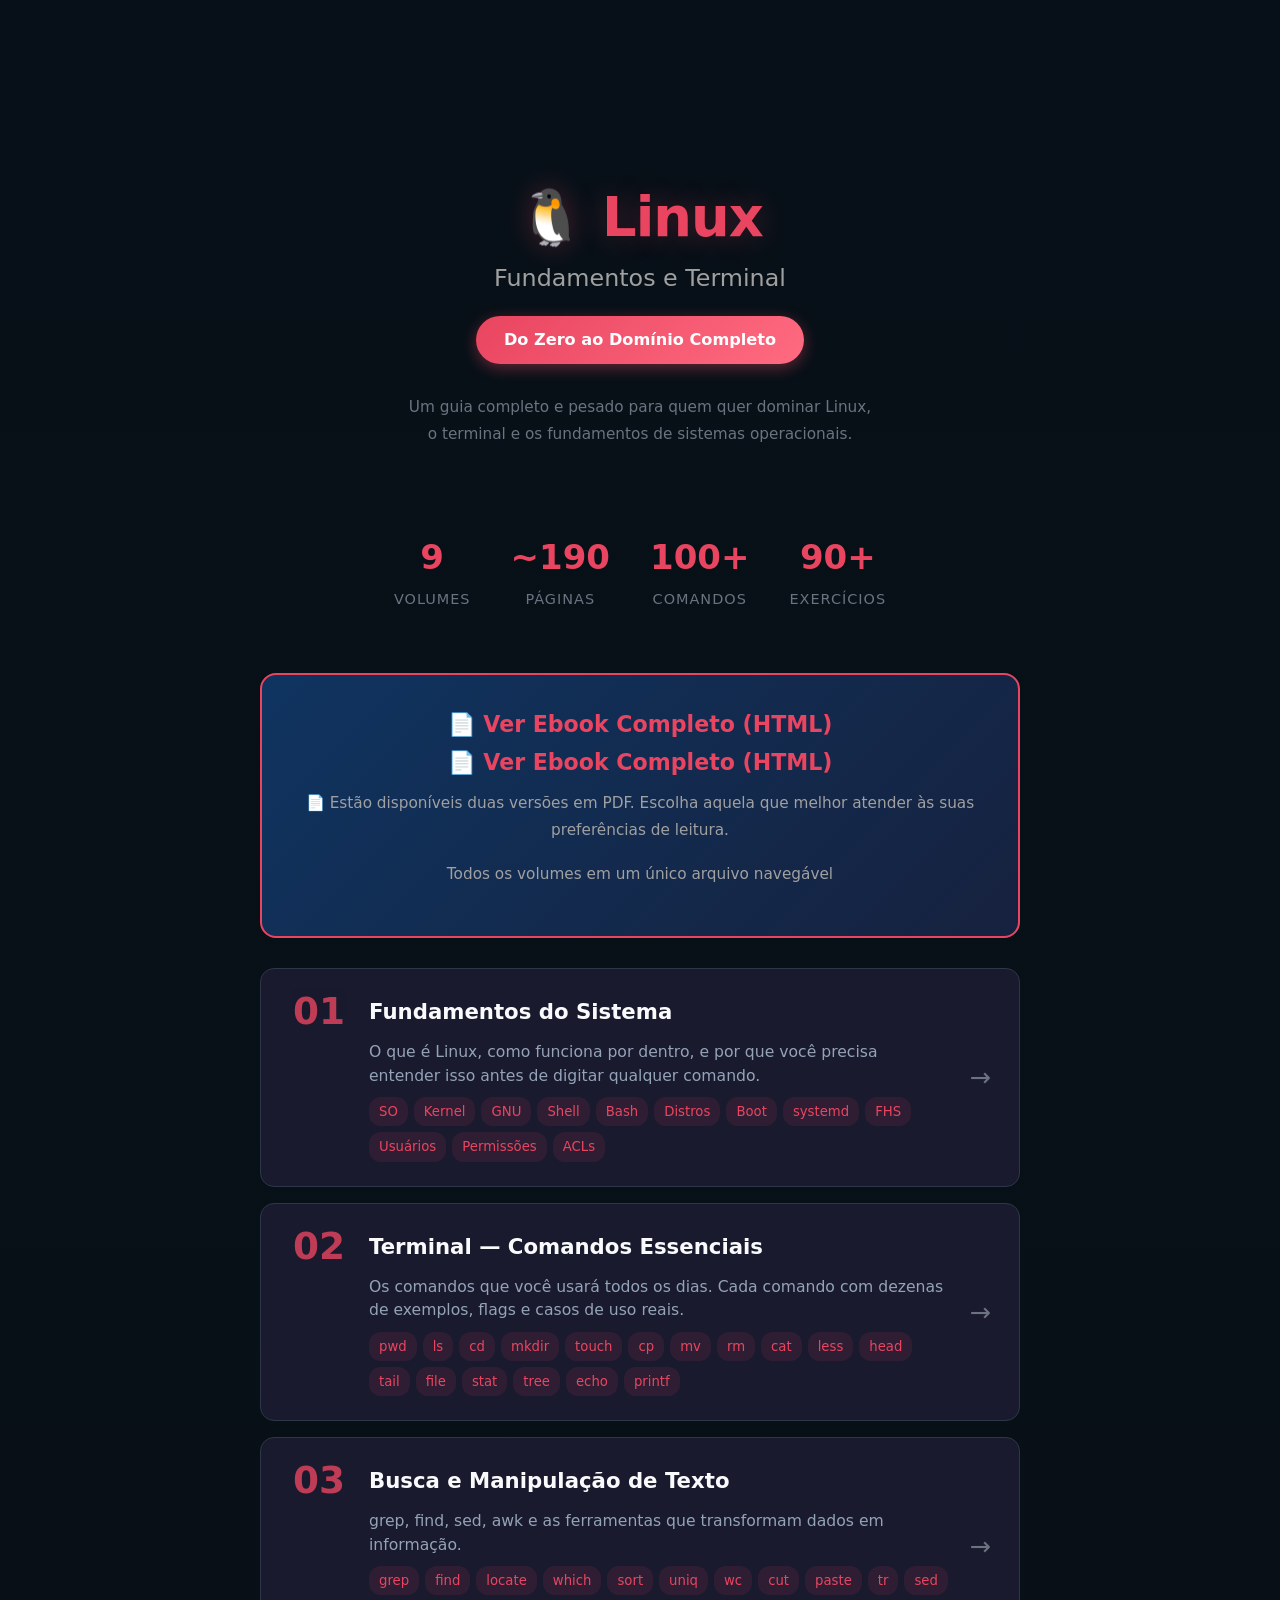
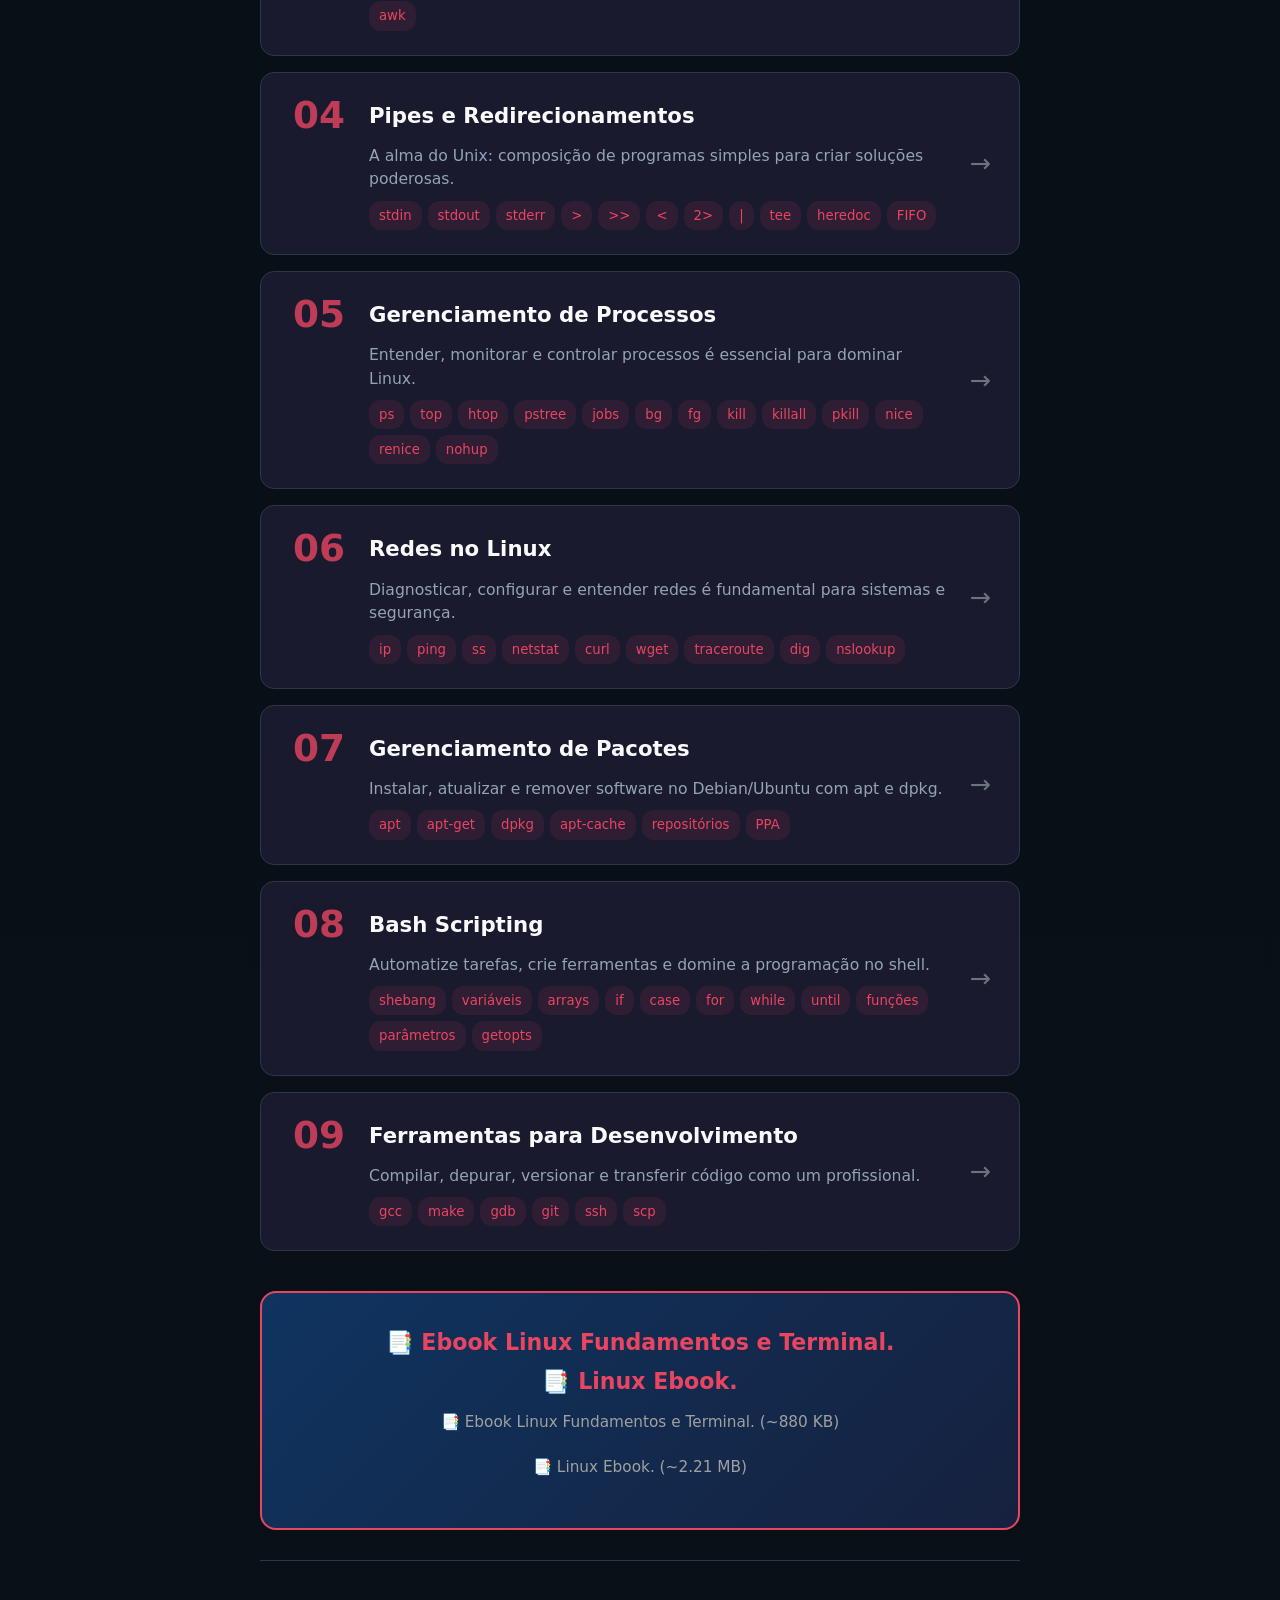
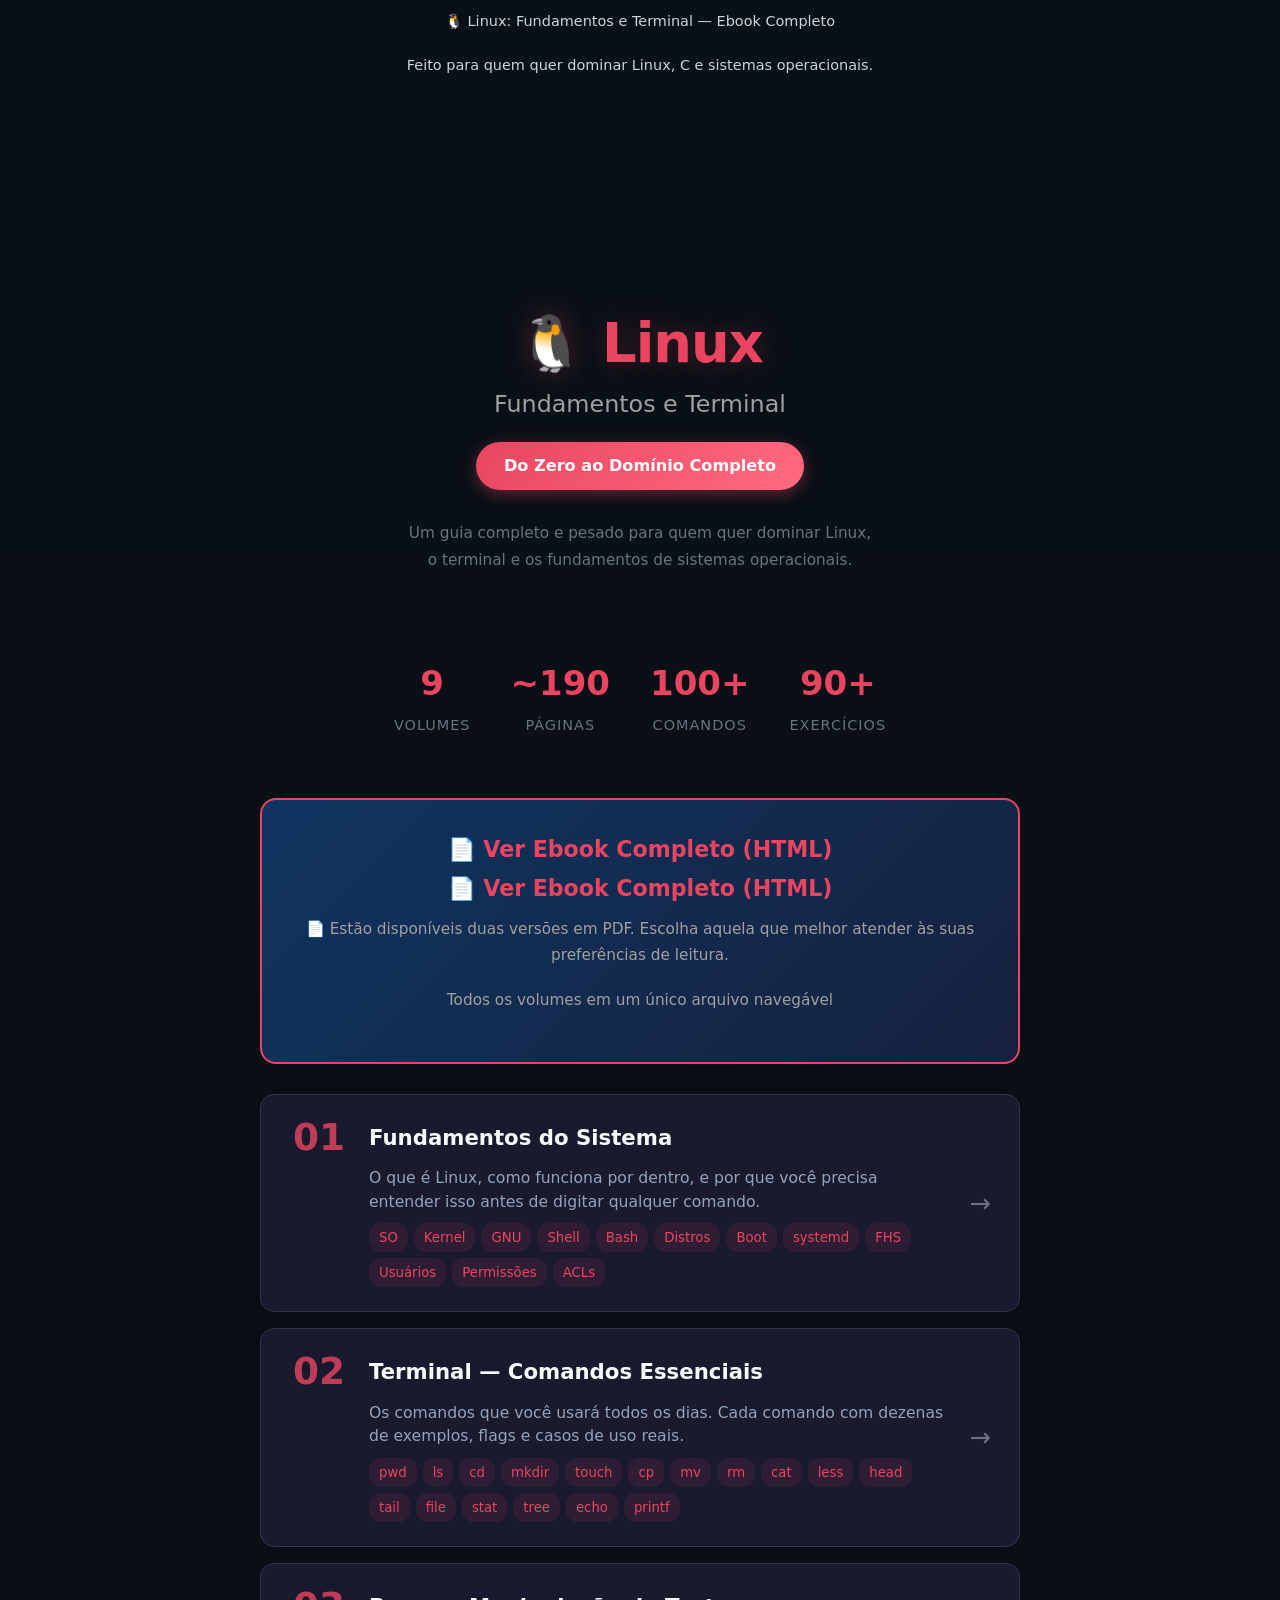
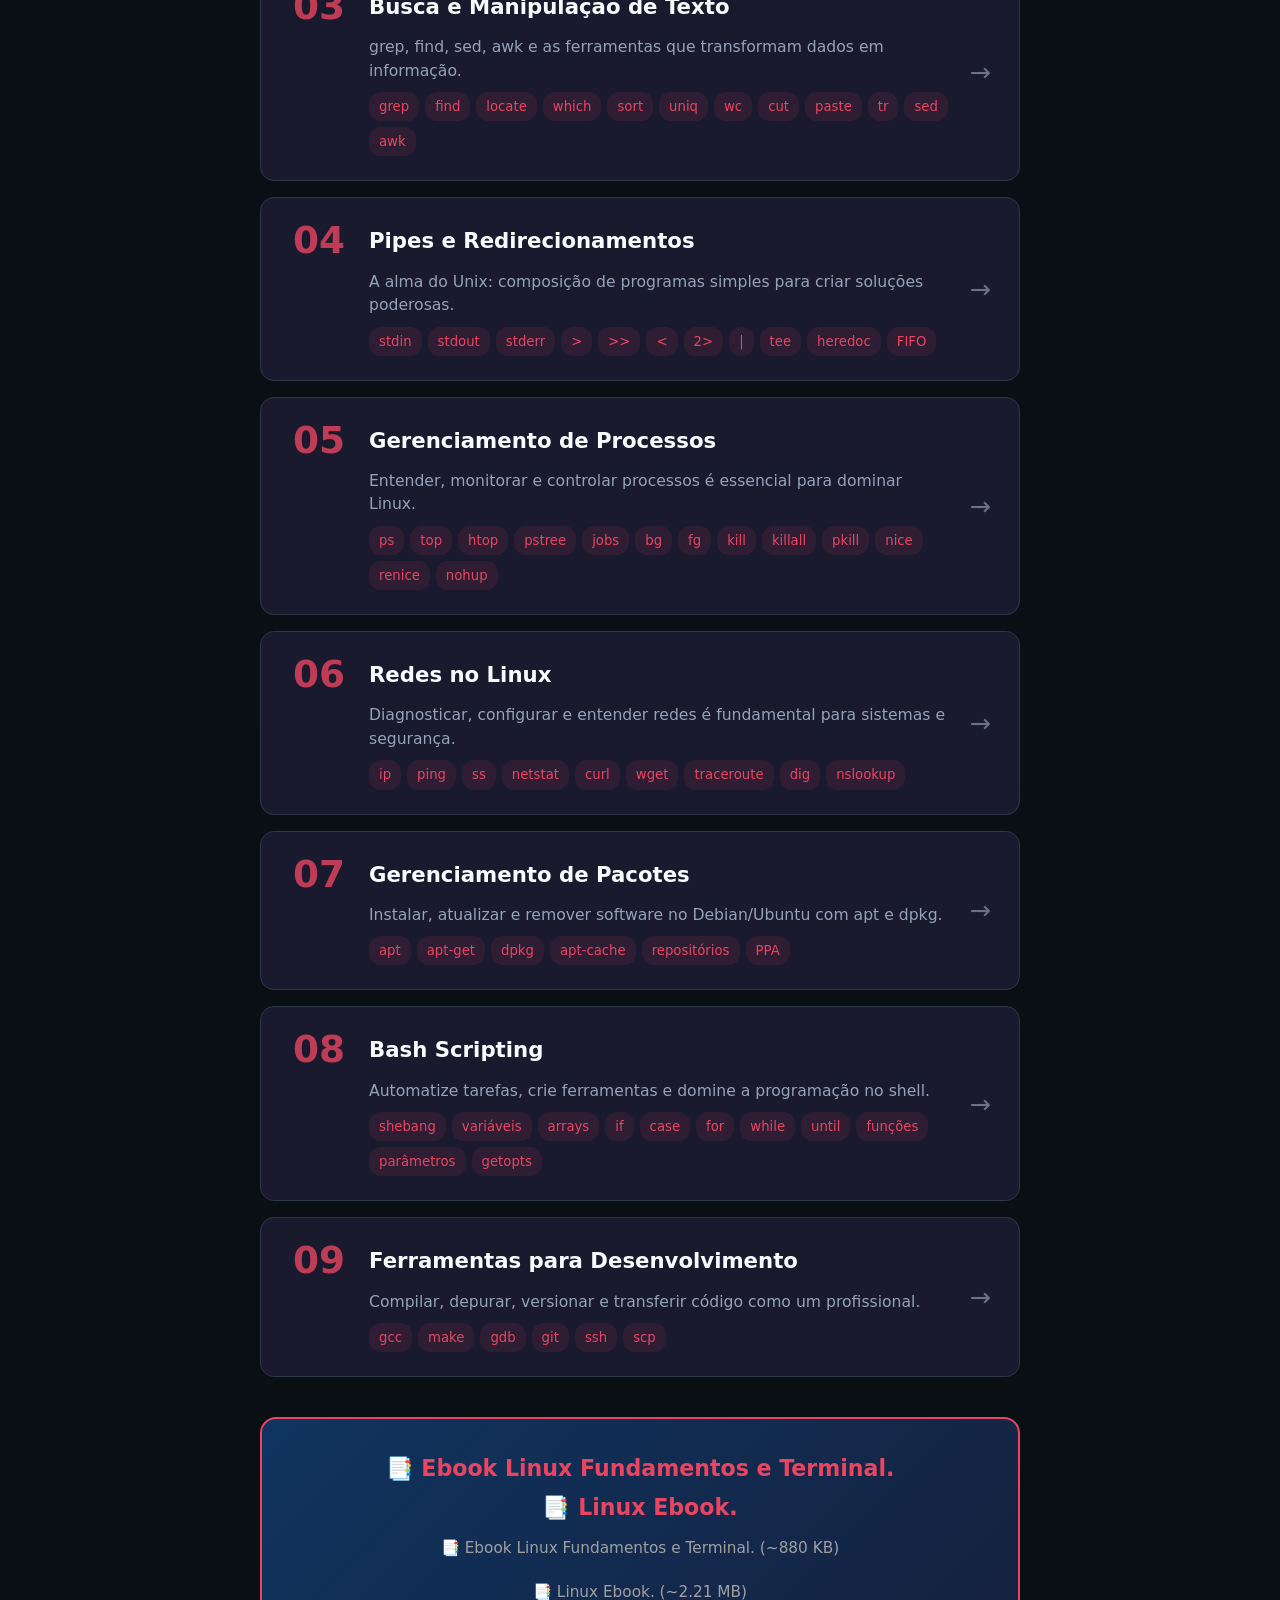
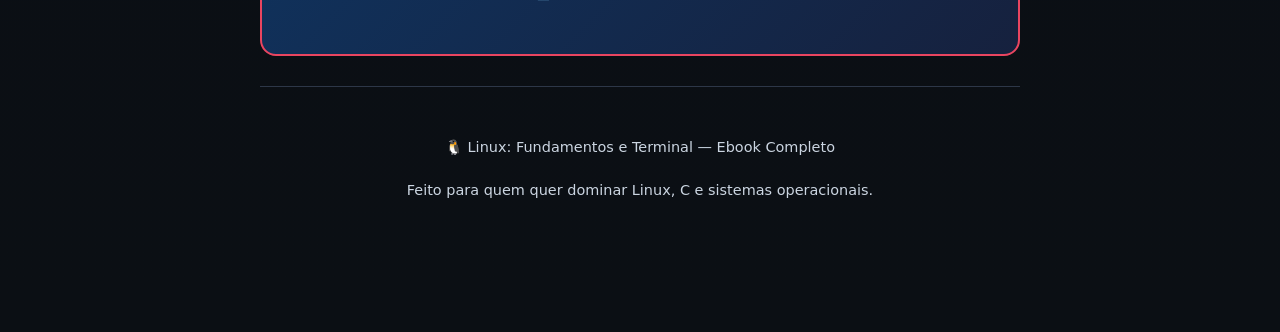
<file: index.html>
<!DOCTYPE html>
<html lang="pt-BR">
<head>
<meta charset="UTF-8">
<meta name="viewport" content="width=device-width, initial-scale=1.0">
<!-- Google tag (gtag.js) -->
<script async src="https://www.googletagmanager.com/gtag/js?id=G-HH2Y1QW99P"></script>
<script>
  window.dataLayer = window.dataLayer || [];
  function gtag(){dataLayer.push(arguments);}
  gtag('js', new Date());

  gtag('config', 'G-HH2Y1QW99P');
</script>

<title>Linux: Fundamentos e Terminal — Índice de Volumes</title>
<style>
:root {
  --bg: #0f0f1a;
  --bg2: #1a1a2e;
  --bg3: #16213e;
  --accent: #e94560;
  --accent2: #0f3460;
  --accent-glow: rgba(233,69,96,0.3);
  --text: #eaeaea;
  --text2: #a0a0a0;
  --text3: #6b7280;
  --border: #30363d;
  --success: #2ecc71;
  --warning: #f39c12;
  --info: #3498db;
}
* { margin: 0; padding: 0; box-sizing: border-box; }
body {
  font-family: 'Segoe UI', system-ui, -apple-system, sans-serif;
  background: var(--bg);
  color: var(--text);
  line-height: 1.7;
  font-size: 16px;
  min-height: 100vh;
}
.container { max-width: 800px; margin: 0 auto; padding: 40px 20px; }

/* Header */
.header {
  text-align: center;
  padding: 60px 20px 40px;
  margin-bottom: 20px;
}
.header h1 {
  font-size: 3.2em;
  color: var(--accent);
  margin-bottom: 8px;
  text-shadow: 0 0 30px var(--accent-glow);
  letter-spacing: -1px;
}
.header .subtitle {
  font-size: 1.4em;
  color: var(--text2);
  margin-bottom: 16px;
  font-weight: 300;
}
.header .tagline {
  background: linear-gradient(135deg, var(--accent), #ff6b81);
  color: white;
  display: inline-block;
  padding: 10px 28px;
  border-radius: 30px;
  font-weight: 600;
  font-size: 0.95em;
  box-shadow: 0 4px 15px rgba(233,69,96,0.4);
}
.header .meta {
  margin-top: 30px;
  color: var(--text3);
  font-size: 0.9em;
}

/* Stats bar */
.stats {
  display: flex;
  justify-content: center;
  gap: 40px;
  padding: 20px;
  margin-bottom: 40px;
  flex-wrap: wrap;
}
.stat-item {
  text-align: center;
}
.stat-num {
  font-size: 2em;
  font-weight: 700;
  color: var(--accent);
}
.stat-label {
  font-size: 0.85em;
  color: var(--text3);
  text-transform: uppercase;
  letter-spacing: 1px;
}

/* Volume cards */
.volumes {
  display: flex;
  flex-direction: column;
  gap: 16px;
  margin-bottom: 40px;
}
.vol-card {
  background: var(--bg2);
  border: 1px solid var(--border);
  border-radius: 14px;
  padding: 24px 28px;
  text-decoration: none;
  color: var(--text);
  display: flex;
  align-items: flex-start;
  gap: 20px;
  transition: all 0.3s ease;
  position: relative;
  overflow: hidden;
}
.vol-card::before {
  content: '';
  position: absolute;
  left: 0;
  top: 0;
  bottom: 0;
  width: 4px;
  background: var(--accent);
  opacity: 0;
  transition: opacity 0.3s;
}
.vol-card:hover {
  background: var(--bg3);
  border-color: var(--accent);
  transform: translateX(4px);
  box-shadow: 0 8px 30px rgba(0,0,0,0.3);
}
.vol-card:hover::before {
  opacity: 1;
}
.vol-num {
  font-size: 2.2em;
  font-weight: 800;
  color: var(--accent);
  opacity: 0.8;
  min-width: 60px;
  text-align: center;
  line-height: 1;
}
.vol-content {
  flex: 1;
}
.vol-title {
  font-size: 1.25em;
  font-weight: 600;
  margin-bottom: 6px;
  color: var(--text);
}
.vol-desc {
  font-size: 0.92em;
  color: var(--text2);
  line-height: 1.5;
}
.vol-topics {
  margin-top: 10px;
  display: flex;
  flex-wrap: wrap;
  gap: 6px;
}
.vol-topic {
  background: rgba(233,69,96,0.1);
  color: var(--accent);
  padding: 3px 10px;
  border-radius: 12px;
  font-size: 0.78em;
  font-weight: 500;
}
.vol-arrow {
  color: var(--text3);
  font-size: 1.5em;
  align-self: center;
  transition: all 0.3s;
}
.vol-card:hover .vol-arrow {
  color: var(--accent);
  transform: translateX(4px);
}

/* Full ebook link */
.full-ebook {
  background: linear-gradient(135deg, var(--accent2), var(--bg3));
  border: 2px solid var(--accent);
  border-radius: 16px;
  padding: 30px;
  text-align: center;
  margin-bottom: 30px;
  transition: all 0.3s;
}
.full-ebook:hover {
  box-shadow: 0 0 30px var(--accent-glow);
}
.full-ebook a {
  color: var(--accent);
  text-decoration: none;
  font-size: 1.3em;
  font-weight: 600;
}
.full-ebook a:hover {
  text-decoration: underline;
}
.full-ebook p {
  color: var(--text2);
  font-size: 0.9em;
  margin-top: 8px;
}

/* Footer */
.footer {
  text-align: center;
  padding: 30px;
  color: var(--text3);
  font-size: 0.85em;
  border-top: 1px solid var(--border);
  margin-top: 20px;
}

/* Responsive */
@media (max-width: 600px) {
  .header h1 { font-size: 2.2em; }
  .vol-card { padding: 18px 20px; }
  .vol-num { font-size: 1.8em; min-width: 50px; }
  .stats { gap: 20px; }
}
</style>
</head>
<body>

  
<div class="container">

  <div class="header">
    <h1>🐧 Linux</h1>
    <div class="subtitle">Fundamentos e Terminal</div>
    <div class="tagline">Do Zero ao Domínio Completo</div>
    <div class="meta">
      Um guia completo e pesado para quem quer dominar Linux,<br>
      o terminal e os fundamentos de sistemas operacionais.
    </div>
  </div>

  <div class="stats">
    <div class="stat-item">
      <div class="stat-num">9</div>
      <div class="stat-label">Volumes</div>
    </div>
    <div class="stat-item">
      <div class="stat-num">~190</div>
      <div class="stat-label">Páginas</div>
    </div>
    <div class="stat-item">
      <div class="stat-num">100+</div>
      <div class="stat-label">Comandos</div>
    </div>
    <div class="stat-item">
      <div class="stat-num">90+</div>
      <div class="stat-label">Exercícios</div>
    </div>
  </div>

  <div class="full-ebook">
    <a href="Linux_Ebook_Completo.html">📄 Ver Ebook Completo (HTML) <br></a>
    <a href="linux_ebook.pdf">📄 Ver Ebook Completo (HTML)</a>
    <p>📄 Estão disponíveis duas versões em PDF. Escolha aquela que melhor atender às suas preferências de leitura.
</p>
    <p>Todos os volumes em um único arquivo navegável</p>
  </div>

  <div class="volumes">

    <a href="Linux_Ebook_Volume1.html" class="vol-card">
      <div class="vol-num">01</div>
      <div class="vol-content">
        <div class="vol-title">Fundamentos do Sistema</div>
        <div class="vol-desc">O que é Linux, como funciona por dentro, e por que você precisa entender isso antes de digitar qualquer comando.</div>
        <div class="vol-topics">
          <span class="vol-topic">SO</span>
          <span class="vol-topic">Kernel</span>
          <span class="vol-topic">GNU</span>
          <span class="vol-topic">Shell</span>
          <span class="vol-topic">Bash</span>
          <span class="vol-topic">Distros</span>
          <span class="vol-topic">Boot</span>
          <span class="vol-topic">systemd</span>
          <span class="vol-topic">FHS</span>
          <span class="vol-topic">Usuários</span>
          <span class="vol-topic">Permissões</span>
          <span class="vol-topic">ACLs</span>
        </div>
      </div>
      <div class="vol-arrow">→</div>
    </a>

    <a href="Linux_Ebook_Volume2.html" class="vol-card">
      <link rel="stylesheet" href="style.css">
      <div class="vol-num">02</div>
      <div class="vol-content">
        <div class="vol-title">Terminal — Comandos Essenciais</div>
        <div class="vol-desc">Os comandos que você usará todos os dias. Cada comando com dezenas de exemplos, flags e casos de uso reais.</div>
        <div class="vol-topics">
          <span class="vol-topic">pwd</span>
          <span class="vol-topic">ls</span>
          <span class="vol-topic">cd</span>
          <span class="vol-topic">mkdir</span>
          <span class="vol-topic">touch</span>
          <span class="vol-topic">cp</span>
          <span class="vol-topic">mv</span>
          <span class="vol-topic">rm</span>
          <span class="vol-topic">cat</span>
          <span class="vol-topic">less</span>
          <span class="vol-topic">head</span>
          <span class="vol-topic">tail</span>
          <span class="vol-topic">file</span>
          <span class="vol-topic">stat</span>
          <span class="vol-topic">tree</span>
          <span class="vol-topic">echo</span>
          <span class="vol-topic">printf</span>
        </div>
      </div>
      <div class="vol-arrow">→</div>
    </a>

    <a href="Linux_Ebook_Volume3.html" class="vol-card">
      <link rel="stylesheet" href="style.css">
      <div class="vol-num">03</div>
      <div class="vol-content">
        <div class="vol-title">Busca e Manipulação de Texto</div>
        <div class="vol-desc">grep, find, sed, awk e as ferramentas que transformam dados em informação.</div>
        <div class="vol-topics">
          <span class="vol-topic">grep</span>
          <span class="vol-topic">find</span>
          <span class="vol-topic">locate</span>
          <span class="vol-topic">which</span>
          <span class="vol-topic">sort</span>
          <span class="vol-topic">uniq</span>
          <span class="vol-topic">wc</span>
          <span class="vol-topic">cut</span>
          <span class="vol-topic">paste</span>
          <span class="vol-topic">tr</span>
          <span class="vol-topic">sed</span>
          <span class="vol-topic">awk</span>
        </div>
      </div>
      <div class="vol-arrow">→</div>
    </a>

    <a href="Linux_Ebook_Volume4.html" class="vol-card">
      <link rel="stylesheet" href="style.css">
      <div class="vol-num">04</div>
      <div class="vol-content">
        <div class="vol-title">Pipes e Redirecionamentos</div>
        <div class="vol-desc">A alma do Unix: composição de programas simples para criar soluções poderosas.</div>
        <div class="vol-topics">
          <span class="vol-topic">stdin</span>
          <span class="vol-topic">stdout</span>
          <span class="vol-topic">stderr</span>
          <span class="vol-topic">&gt;</span>
          <span class="vol-topic">&gt;&gt;</span>
          <span class="vol-topic">&lt;</span>
          <span class="vol-topic">2&gt;</span>
          <span class="vol-topic">|</span>
          <span class="vol-topic">tee</span>
          <span class="vol-topic">heredoc</span>
          <span class="vol-topic">FIFO</span>
        </div>
      </div>
      <div class="vol-arrow">→</div>
    </a>

    <a href="Linux_Ebook_Volume5.html" class="vol-card">
      <link rel="stylesheet" href="style.css">
      <div class="vol-num">05</div>
      <div class="vol-content">
        <div class="vol-title">Gerenciamento de Processos</div>
        <div class="vol-desc">Entender, monitorar e controlar processos é essencial para dominar Linux.</div>
        <div class="vol-topics">
          <span class="vol-topic">ps</span>
          <span class="vol-topic">top</span>
          <span class="vol-topic">htop</span>
          <span class="vol-topic">pstree</span>
          <span class="vol-topic">jobs</span>
          <span class="vol-topic">bg</span>
          <span class="vol-topic">fg</span>
          <span class="vol-topic">kill</span>
          <span class="vol-topic">killall</span>
          <span class="vol-topic">pkill</span>
          <span class="vol-topic">nice</span>
          <span class="vol-topic">renice</span>
          <span class="vol-topic">nohup</span>
        </div>
      </div>
      <div class="vol-arrow">→</div>
    </a>

    <a href="Linux_Ebook_Volume6.html" class="vol-card">
      <link rel="stylesheet" href="style.css">
      <div class="vol-num">06</div>
      <div class="vol-content">
        <div class="vol-title">Redes no Linux</div>
        <div class="vol-desc">Diagnosticar, configurar e entender redes é fundamental para sistemas e segurança.</div>
        <div class="vol-topics">
          <span class="vol-topic">ip</span>
          <span class="vol-topic">ping</span>
          <span class="vol-topic">ss</span>
          <span class="vol-topic">netstat</span>
          <span class="vol-topic">curl</span>
          <span class="vol-topic">wget</span>
          <span class="vol-topic">traceroute</span>
          <span class="vol-topic">dig</span>
          <span class="vol-topic">nslookup</span>
        </div>
      </div>
      <div class="vol-arrow">→</div>
    </a>

    <a href="Linux_Ebook_Volume7.html" class="vol-card">
      <link rel="stylesheet" href="style.css">
      <div class="vol-num">07</div>
      <div class="vol-content">
        <div class="vol-title">Gerenciamento de Pacotes</div>
        <div class="vol-desc">Instalar, atualizar e remover software no Debian/Ubuntu com apt e dpkg.</div>
        <div class="vol-topics">
          <span class="vol-topic">apt</span>
          <span class="vol-topic">apt-get</span>
          <span class="vol-topic">dpkg</span>
          <span class="vol-topic">apt-cache</span>
          <span class="vol-topic">repositórios</span>
          <span class="vol-topic">PPA</span>
        </div>
      </div>
      <div class="vol-arrow">→</div>
    </a>

    <a href="Linux_Ebook_Volume8.html" class="vol-card">
      <link rel="stylesheet" href="style.css">
      <div class="vol-num">08</div>
      <div class="vol-content">
        <div class="vol-title">Bash Scripting</div>
        <div class="vol-desc">Automatize tarefas, crie ferramentas e domine a programação no shell.</div>
        <div class="vol-topics">
          <span class="vol-topic">shebang</span>
          <span class="vol-topic">variáveis</span>
          <span class="vol-topic">arrays</span>
          <span class="vol-topic">if</span>
          <span class="vol-topic">case</span>
          <span class="vol-topic">for</span>
          <span class="vol-topic">while</span>
          <span class="vol-topic">until</span>
          <span class="vol-topic">funções</span>
          <span class="vol-topic">parâmetros</span>
          <span class="vol-topic">getopts</span>
        </div>
      </div>
      <div class="vol-arrow">→</div>
    </a>

    <a href="Linux_Ebook_Volume9.html" class="vol-card">
      <link rel="stylesheet" href="style.css">
      <div class="vol-num">09</div>
      <div class="vol-content">
        <div class="vol-title">Ferramentas para Desenvolvimento</div>
        <div class="vol-desc">Compilar, depurar, versionar e transferir código como um profissional.</div>
        <div class="vol-topics">
          <span class="vol-topic">gcc</span>
          <span class="vol-topic">make</span>
          <span class="vol-topic">gdb</span>
          <span class="vol-topic">git</span>
          <span class="vol-topic">ssh</span>
          <span class="vol-topic">scp</span>
        </div>
      </div>
      <div class="vol-arrow">→</div>
    </a>

  </div>

  <div class="full-ebook">
    <a href="Ebook_Linux_Fundamentos_e_Terminal.pdf">📑 Ebook Linux Fundamentos e Terminal.<br></a>
    <a href="linux_ebook.pdf">📑 Linux Ebook.</a>
    <p>📑 Ebook Linux Fundamentos e Terminal. (~880 KB)</p>
    <p>📑 Linux Ebook. (~2.21 MB)</p>
  </div>

  <div class="footer">
    <p>🐧 Linux: Fundamentos e Terminal — Ebook Completo</p>
    <p>Feito para quem quer dominar Linux, C e sistemas operacionais.</p>
  </div>

</div>
</body>
</html>
<!DOCTYPE html>
<html lang="pt-BR">
<head>
<meta charset="UTF-8">
<meta name="viewport" content="width=device-width, initial-scale=1.0">
<title>Linux: Fundamentos e Terminal — Índice de Volumes</title>
<style>
:root {
  --bg: #0f0f1a;
  --bg2: #1a1a2e;
  --bg3: #16213e;
  --accent: #e94560;
  --accent2: #0f3460;
  --accent-glow: rgba(233,69,96,0.3);
  --text: #eaeaea;
  --text2: #a0a0a0;
  --text3: #6b7280;
  --border: #30363d;
  --success: #2ecc71;
  --warning: #f39c12;
  --info: #3498db;
}
* { margin: 0; padding: 0; box-sizing: border-box; }
body {
  font-family: 'Segoe UI', system-ui, -apple-system, sans-serif;
  background: var(--bg);
  color: var(--text);
  line-height: 1.7;
  font-size: 16px;
  min-height: 100vh;
}
.container { max-width: 800px; margin: 0 auto; padding: 40px 20px; }

/* Header */
.header {
  text-align: center;
  padding: 60px 20px 40px;
  margin-bottom: 20px;
}
.header h1 {
  font-size: 3.2em;
  color: var(--accent);
  margin-bottom: 8px;
  text-shadow: 0 0 30px var(--accent-glow);
  letter-spacing: -1px;
}
.header .subtitle {
  font-size: 1.4em;
  color: var(--text2);
  margin-bottom: 16px;
  font-weight: 300;
}
.header .tagline {
  background: linear-gradient(135deg, var(--accent), #ff6b81);
  color: white;
  display: inline-block;
  padding: 10px 28px;
  border-radius: 30px;
  font-weight: 600;
  font-size: 0.95em;
  box-shadow: 0 4px 15px rgba(233,69,96,0.4);
}
.header .meta {
  margin-top: 30px;
  color: var(--text3);
  font-size: 0.9em;
}

/* Stats bar */
.stats {
  display: flex;
  justify-content: center;
  gap: 40px;
  padding: 20px;
  margin-bottom: 40px;
  flex-wrap: wrap;
}
.stat-item {
  text-align: center;
}
.stat-num {
  font-size: 2em;
  font-weight: 700;
  color: var(--accent);
}
.stat-label {
  font-size: 0.85em;
  color: var(--text3);
  text-transform: uppercase;
  letter-spacing: 1px;
}

/* Volume cards */
.volumes {
  display: flex;
  flex-direction: column;
  gap: 16px;
  margin-bottom: 40px;
}
.vol-card {
  background: var(--bg2);
  border: 1px solid var(--border);
  border-radius: 14px;
  padding: 24px 28px;
  text-decoration: none;
  color: var(--text);
  display: flex;
  align-items: flex-start;
  gap: 20px;
  transition: all 0.3s ease;
  position: relative;
  overflow: hidden;
}
.vol-card::before {
  content: '';
  position: absolute;
  left: 0;
  top: 0;
  bottom: 0;
  width: 4px;
  background: var(--accent);
  opacity: 0;
  transition: opacity 0.3s;
}
.vol-card:hover {
  background: var(--bg3);
  border-color: var(--accent);
  transform: translateX(4px);
  box-shadow: 0 8px 30px rgba(0,0,0,0.3);
}
.vol-card:hover::before {
  opacity: 1;
}
.vol-num {
  font-size: 2.2em;
  font-weight: 800;
  color: var(--accent);
  opacity: 0.8;
  min-width: 60px;
  text-align: center;
  line-height: 1;
}
.vol-content {
  flex: 1;
}
.vol-title {
  font-size: 1.25em;
  font-weight: 600;
  margin-bottom: 6px;
  color: var(--text);
}
.vol-desc {
  font-size: 0.92em;
  color: var(--text2);
  line-height: 1.5;
}
.vol-topics {
  margin-top: 10px;
  display: flex;
  flex-wrap: wrap;
  gap: 6px;
}
.vol-topic {
  background: rgba(233,69,96,0.1);
  color: var(--accent);
  padding: 3px 10px;
  border-radius: 12px;
  font-size: 0.78em;
  font-weight: 500;
}
.vol-arrow {
  color: var(--text3);
  font-size: 1.5em;
  align-self: center;
  transition: all 0.3s;
}
.vol-card:hover .vol-arrow {
  color: var(--accent);
  transform: translateX(4px);
}

/* Full ebook link */
.full-ebook {
  background: linear-gradient(135deg, var(--accent2), var(--bg3));
  border: 2px solid var(--accent);
  border-radius: 16px;
  padding: 30px;
  text-align: center;
  margin-bottom: 30px;
  transition: all 0.3s;
}
.full-ebook:hover {
  box-shadow: 0 0 30px var(--accent-glow);
}
.full-ebook a {
  color: var(--accent);
  text-decoration: none;
  font-size: 1.3em;
  font-weight: 600;
}
.full-ebook a:hover {
  text-decoration: underline;
}
.full-ebook p {
  color: var(--text2);
  font-size: 0.9em;
  margin-top: 8px;
}

/* Footer */
.footer {
  text-align: center;
  padding: 30px;
  color: var(--text3);
  font-size: 0.85em;
  border-top: 1px solid var(--border);
  margin-top: 20px;
}

/* Responsive */
@media (max-width: 600px) {
  .header h1 { font-size: 2.2em; }
  .vol-card { padding: 18px 20px; }
  .vol-num { font-size: 1.8em; min-width: 50px; }
  .stats { gap: 20px; }
}
</style>
</head>
<body>
<div class="container">

  <div class="header">
    <h1>🐧 Linux</h1>
    <div class="subtitle">Fundamentos e Terminal</div>
    <div class="tagline">Do Zero ao Domínio Completo</div>
    <div class="meta">
      Um guia completo e pesado para quem quer dominar Linux,<br>
      o terminal e os fundamentos de sistemas operacionais.
    </div>
  </div>

  <div class="stats">
    <div class="stat-item">
      <div class="stat-num">9</div>
      <div class="stat-label">Volumes</div>
    </div>
    <div class="stat-item">
      <div class="stat-num">~190</div>
      <div class="stat-label">Páginas</div>
    </div>
    <div class="stat-item">
      <div class="stat-num">100+</div>
      <div class="stat-label">Comandos</div>
    </div>
    <div class="stat-item">
      <div class="stat-num">90+</div>
      <div class="stat-label">Exercícios</div>
    </div>
  </div>

  <div class="full-ebook">
    <a href="Linux_Ebook_Completo.html">📄 Ver Ebook Completo (HTML) <br></a>
    <a href="linux_ebook.pdf">📄 Ver Ebook Completo (HTML)</a>
    <p>📄 Estão disponíveis duas versões em PDF. Escolha aquela que melhor atender às suas preferências de leitura.
</p>
    <p>Todos os volumes em um único arquivo navegável</p>
  </div>

  <div class="volumes">

    <a href="Linux_Ebook_Volume1.html" class="vol-card">
      <div class="vol-num">01</div>
      <div class="vol-content">
        <div class="vol-title">Fundamentos do Sistema</div>
        <div class="vol-desc">O que é Linux, como funciona por dentro, e por que você precisa entender isso antes de digitar qualquer comando.</div>
        <div class="vol-topics">
          <span class="vol-topic">SO</span>
          <span class="vol-topic">Kernel</span>
          <span class="vol-topic">GNU</span>
          <span class="vol-topic">Shell</span>
          <span class="vol-topic">Bash</span>
          <span class="vol-topic">Distros</span>
          <span class="vol-topic">Boot</span>
          <span class="vol-topic">systemd</span>
          <span class="vol-topic">FHS</span>
          <span class="vol-topic">Usuários</span>
          <span class="vol-topic">Permissões</span>
          <span class="vol-topic">ACLs</span>
        </div>
      </div>
      <div class="vol-arrow">→</div>
    </a>

    <a href="Linux_Ebook_Volume2.html" class="vol-card">
      <link rel="stylesheet" href="style.css">
      <div class="vol-num">02</div>
      <div class="vol-content">
        <div class="vol-title">Terminal — Comandos Essenciais</div>
        <div class="vol-desc">Os comandos que você usará todos os dias. Cada comando com dezenas de exemplos, flags e casos de uso reais.</div>
        <div class="vol-topics">
          <span class="vol-topic">pwd</span>
          <span class="vol-topic">ls</span>
          <span class="vol-topic">cd</span>
          <span class="vol-topic">mkdir</span>
          <span class="vol-topic">touch</span>
          <span class="vol-topic">cp</span>
          <span class="vol-topic">mv</span>
          <span class="vol-topic">rm</span>
          <span class="vol-topic">cat</span>
          <span class="vol-topic">less</span>
          <span class="vol-topic">head</span>
          <span class="vol-topic">tail</span>
          <span class="vol-topic">file</span>
          <span class="vol-topic">stat</span>
          <span class="vol-topic">tree</span>
          <span class="vol-topic">echo</span>
          <span class="vol-topic">printf</span>
        </div>
      </div>
      <div class="vol-arrow">→</div>
    </a>

    <a href="Linux_Ebook_Volume3.html" class="vol-card">
      <link rel="stylesheet" href="style.css">
      <div class="vol-num">03</div>
      <div class="vol-content">
        <div class="vol-title">Busca e Manipulação de Texto</div>
        <div class="vol-desc">grep, find, sed, awk e as ferramentas que transformam dados em informação.</div>
        <div class="vol-topics">
          <span class="vol-topic">grep</span>
          <span class="vol-topic">find</span>
          <span class="vol-topic">locate</span>
          <span class="vol-topic">which</span>
          <span class="vol-topic">sort</span>
          <span class="vol-topic">uniq</span>
          <span class="vol-topic">wc</span>
          <span class="vol-topic">cut</span>
          <span class="vol-topic">paste</span>
          <span class="vol-topic">tr</span>
          <span class="vol-topic">sed</span>
          <span class="vol-topic">awk</span>
        </div>
      </div>
      <div class="vol-arrow">→</div>
    </a>

    <a href="Linux_Ebook_Volume4.html" class="vol-card">
      <link rel="stylesheet" href="style.css">
      <div class="vol-num">04</div>
      <div class="vol-content">
        <div class="vol-title">Pipes e Redirecionamentos</div>
        <div class="vol-desc">A alma do Unix: composição de programas simples para criar soluções poderosas.</div>
        <div class="vol-topics">
          <span class="vol-topic">stdin</span>
          <span class="vol-topic">stdout</span>
          <span class="vol-topic">stderr</span>
          <span class="vol-topic">&gt;</span>
          <span class="vol-topic">&gt;&gt;</span>
          <span class="vol-topic">&lt;</span>
          <span class="vol-topic">2&gt;</span>
          <span class="vol-topic">|</span>
          <span class="vol-topic">tee</span>
          <span class="vol-topic">heredoc</span>
          <span class="vol-topic">FIFO</span>
        </div>
      </div>
      <div class="vol-arrow">→</div>
    </a>

    <a href="Linux_Ebook_Volume5.html" class="vol-card">
      <link rel="stylesheet" href="style.css">
      <div class="vol-num">05</div>
      <div class="vol-content">
        <div class="vol-title">Gerenciamento de Processos</div>
        <div class="vol-desc">Entender, monitorar e controlar processos é essencial para dominar Linux.</div>
        <div class="vol-topics">
          <span class="vol-topic">ps</span>
          <span class="vol-topic">top</span>
          <span class="vol-topic">htop</span>
          <span class="vol-topic">pstree</span>
          <span class="vol-topic">jobs</span>
          <span class="vol-topic">bg</span>
          <span class="vol-topic">fg</span>
          <span class="vol-topic">kill</span>
          <span class="vol-topic">killall</span>
          <span class="vol-topic">pkill</span>
          <span class="vol-topic">nice</span>
          <span class="vol-topic">renice</span>
          <span class="vol-topic">nohup</span>
        </div>
      </div>
      <div class="vol-arrow">→</div>
    </a>

    <a href="Linux_Ebook_Volume6.html" class="vol-card">
      <link rel="stylesheet" href="style.css">
      <div class="vol-num">06</div>
      <div class="vol-content">
        <div class="vol-title">Redes no Linux</div>
        <div class="vol-desc">Diagnosticar, configurar e entender redes é fundamental para sistemas e segurança.</div>
        <div class="vol-topics">
          <span class="vol-topic">ip</span>
          <span class="vol-topic">ping</span>
          <span class="vol-topic">ss</span>
          <span class="vol-topic">netstat</span>
          <span class="vol-topic">curl</span>
          <span class="vol-topic">wget</span>
          <span class="vol-topic">traceroute</span>
          <span class="vol-topic">dig</span>
          <span class="vol-topic">nslookup</span>
        </div>
      </div>
      <div class="vol-arrow">→</div>
    </a>

    <a href="Linux_Ebook_Volume7.html" class="vol-card">
      <link rel="stylesheet" href="style.css">
      <div class="vol-num">07</div>
      <div class="vol-content">
        <div class="vol-title">Gerenciamento de Pacotes</div>
        <div class="vol-desc">Instalar, atualizar e remover software no Debian/Ubuntu com apt e dpkg.</div>
        <div class="vol-topics">
          <span class="vol-topic">apt</span>
          <span class="vol-topic">apt-get</span>
          <span class="vol-topic">dpkg</span>
          <span class="vol-topic">apt-cache</span>
          <span class="vol-topic">repositórios</span>
          <span class="vol-topic">PPA</span>
        </div>
      </div>
      <div class="vol-arrow">→</div>
    </a>

    <a href="Linux_Ebook_Volume8.html" class="vol-card">
      <link rel="stylesheet" href="style.css">
      <div class="vol-num">08</div>
      <div class="vol-content">
        <div class="vol-title">Bash Scripting</div>
        <div class="vol-desc">Automatize tarefas, crie ferramentas e domine a programação no shell.</div>
        <div class="vol-topics">
          <span class="vol-topic">shebang</span>
          <span class="vol-topic">variáveis</span>
          <span class="vol-topic">arrays</span>
          <span class="vol-topic">if</span>
          <span class="vol-topic">case</span>
          <span class="vol-topic">for</span>
          <span class="vol-topic">while</span>
          <span class="vol-topic">until</span>
          <span class="vol-topic">funções</span>
          <span class="vol-topic">parâmetros</span>
          <span class="vol-topic">getopts</span>
        </div>
      </div>
      <div class="vol-arrow">→</div>
    </a>

    <a href="Linux_Ebook_Volume9.html" class="vol-card">
      <link rel="stylesheet" href="style.css">
      <div class="vol-num">09</div>
      <div class="vol-content">
        <div class="vol-title">Ferramentas para Desenvolvimento</div>
        <div class="vol-desc">Compilar, depurar, versionar e transferir código como um profissional.</div>
        <div class="vol-topics">
          <span class="vol-topic">gcc</span>
          <span class="vol-topic">make</span>
          <span class="vol-topic">gdb</span>
          <span class="vol-topic">git</span>
          <span class="vol-topic">ssh</span>
          <span class="vol-topic">scp</span>
        </div>
      </div>
      <div class="vol-arrow">→</div>
    </a>

  </div>

  <div class="full-ebook">
    <a href="Ebook_Linux_Fundamentos_e_Terminal.pdf">📑 Ebook Linux Fundamentos e Terminal.<br></a>
    <a href="linux_ebook.pdf">📑 Linux Ebook.</a>
    <p>📑 Ebook Linux Fundamentos e Terminal. (~880 KB)</p>
    <p>📑 Linux Ebook. (~2.21 MB)</p>
  </div>

  <div class="footer">
    <p>🐧 Linux: Fundamentos e Terminal — Ebook Completo</p>
    <p>Feito para quem quer dominar Linux, C e sistemas operacionais.</p>
  </div>

</div>
</body>
</html>
</file>
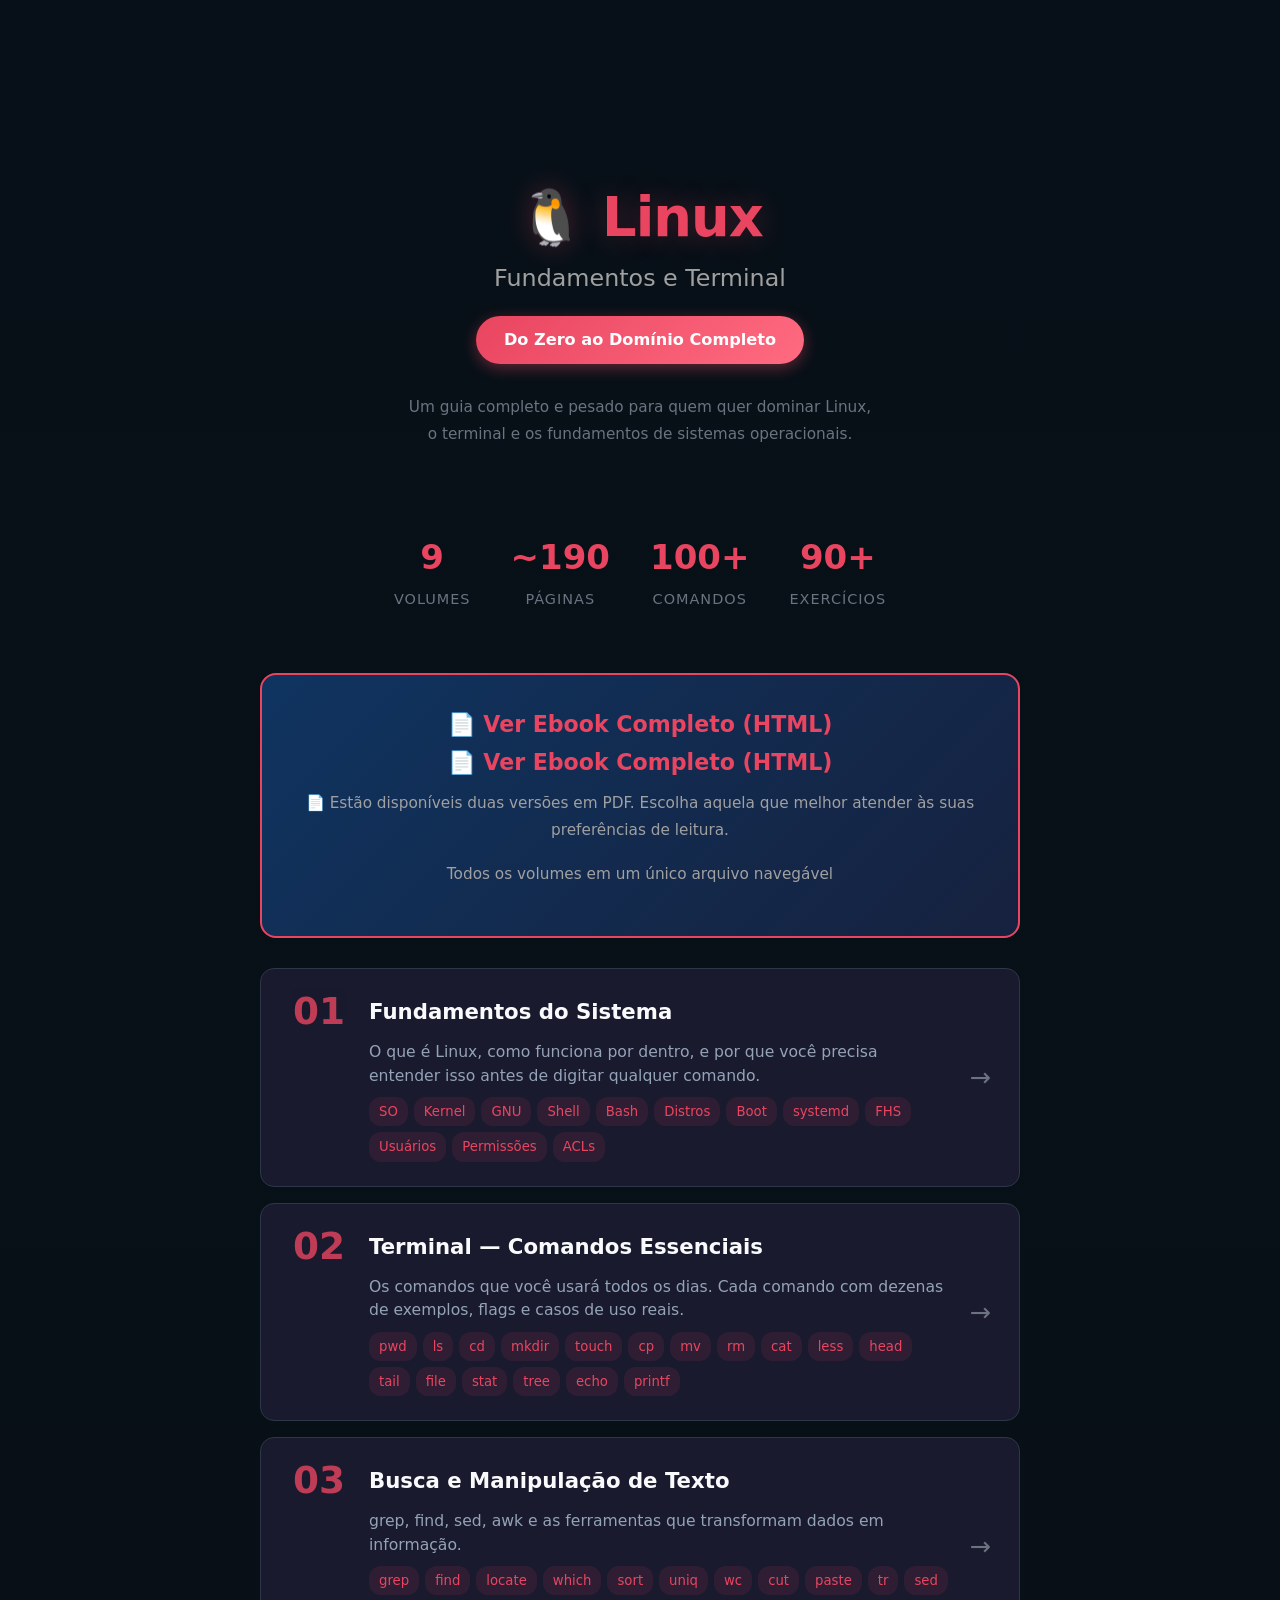
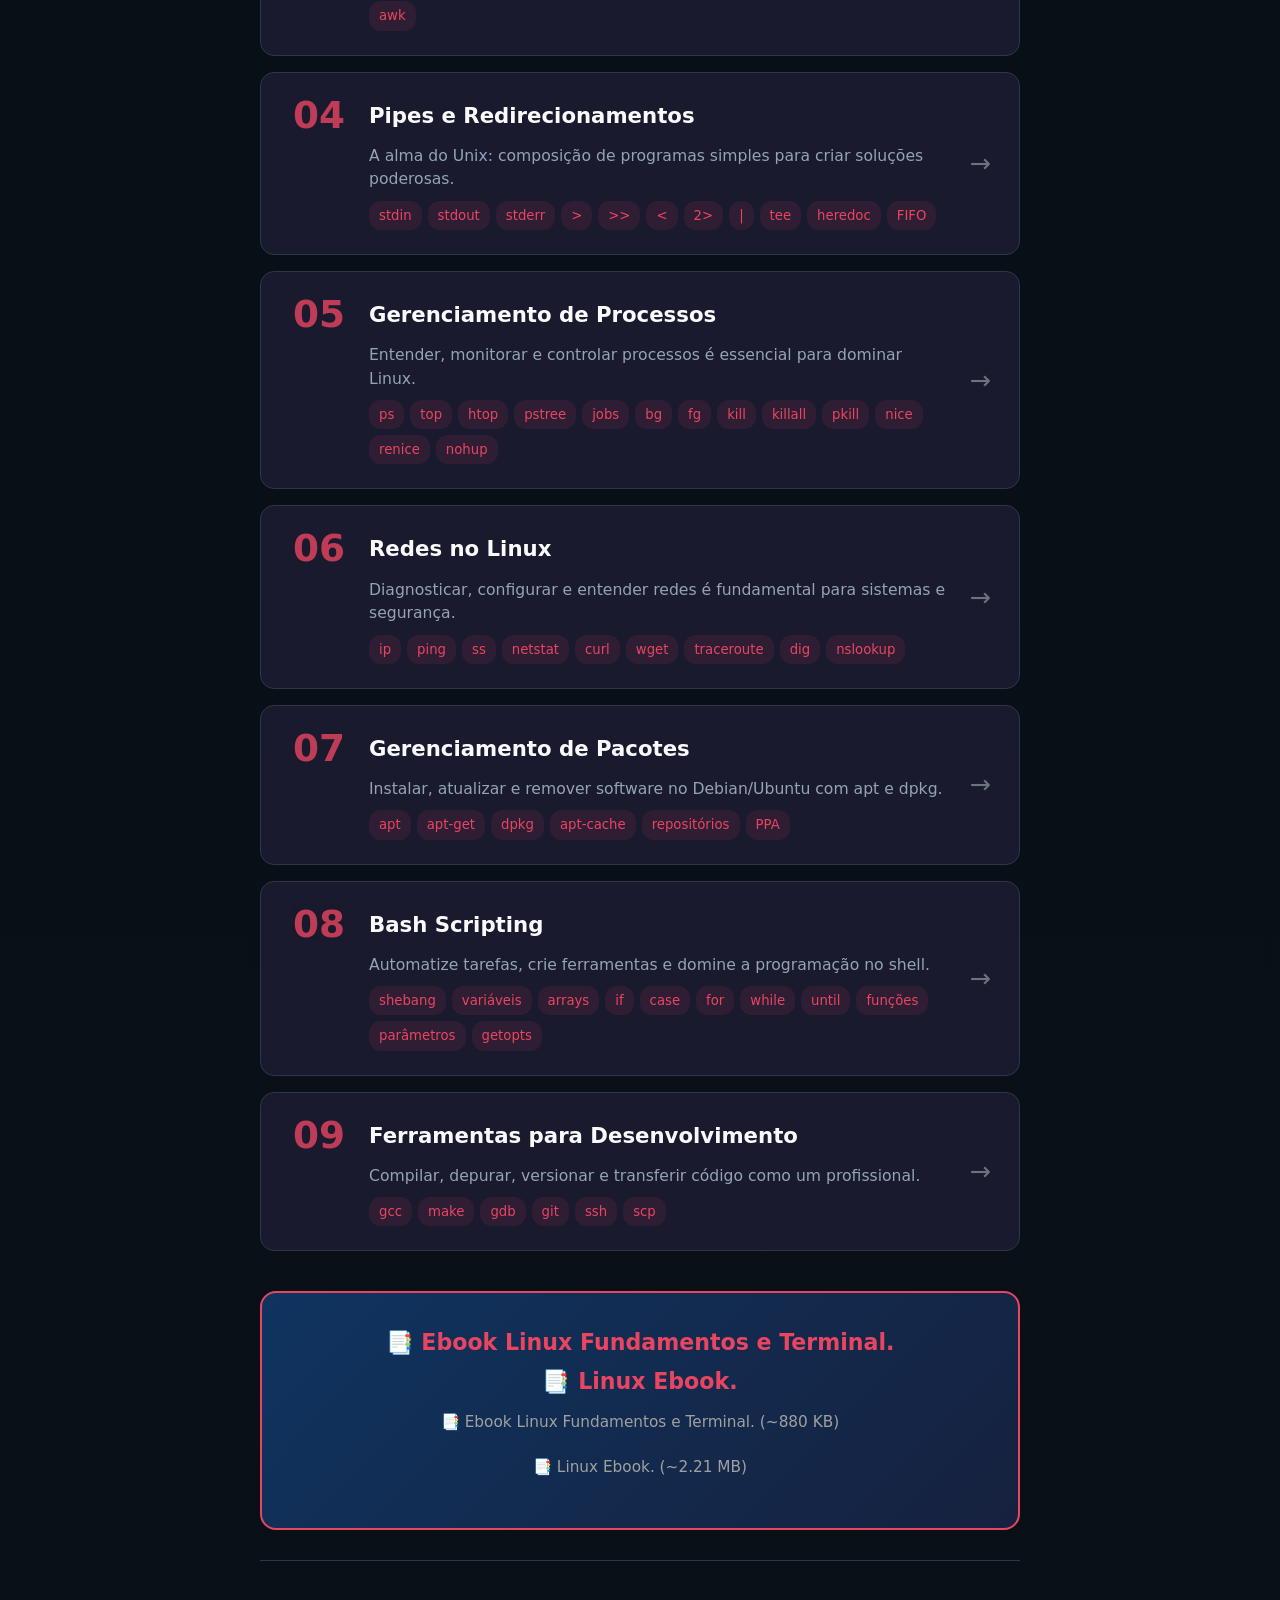
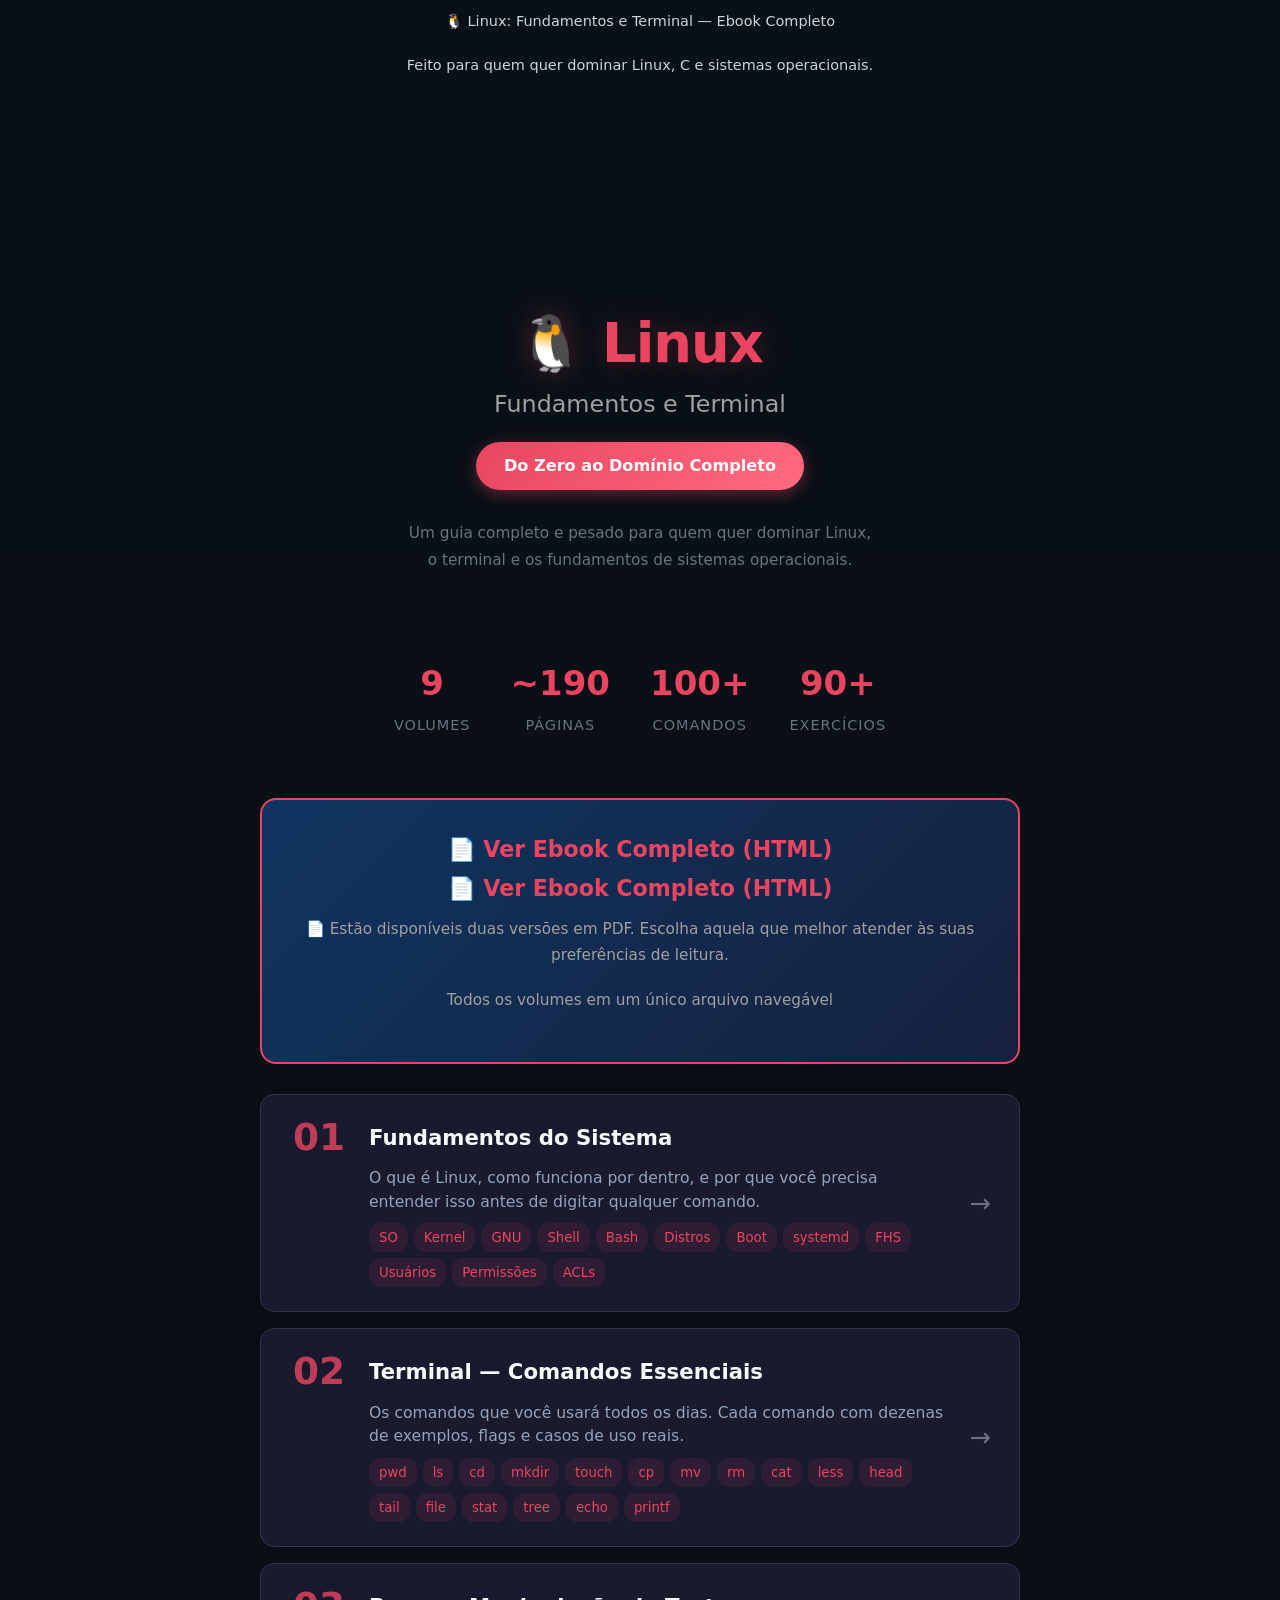
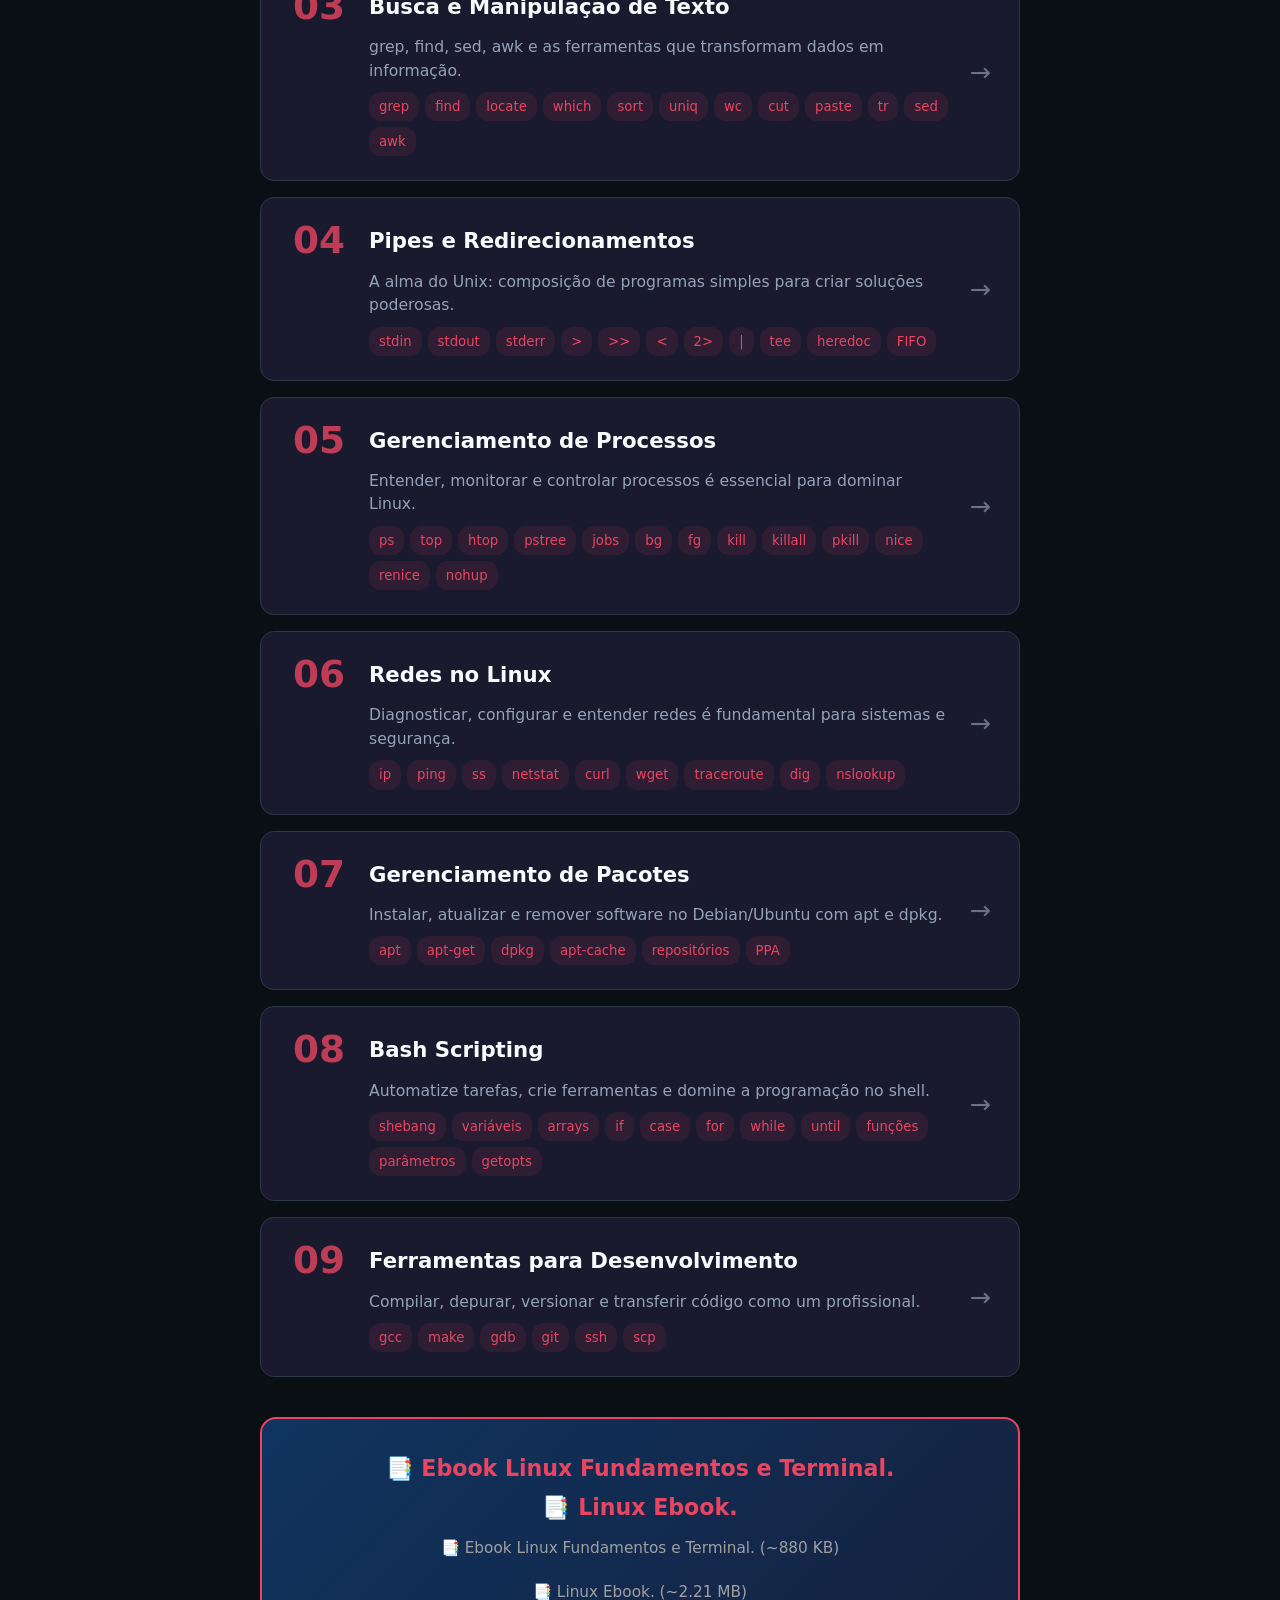
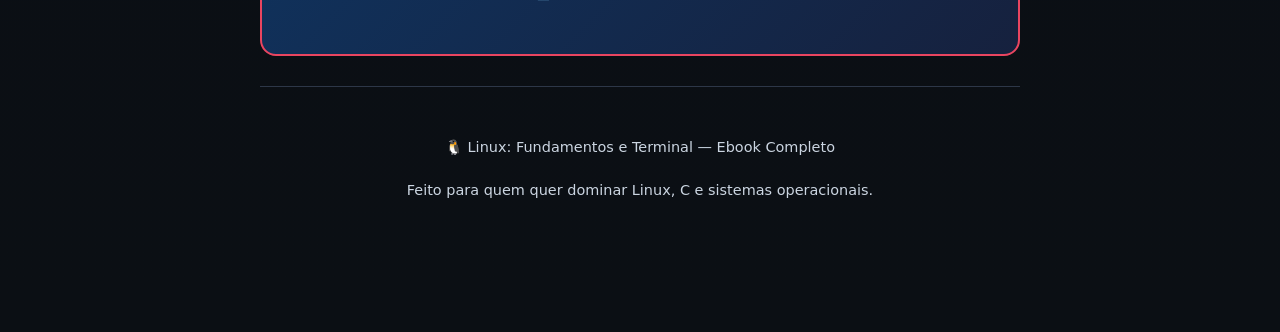
<file: junta_ebook.html>
<!DOCTYPE html>
<html lang="pt-BR">
<head>
<meta charset="UTF-8">
<meta name="viewport" content="width=device-width, initial-scale=1.0">
<!-- Google tag (gtag.js) -->
<script async src="https://www.googletagmanager.com/gtag/js?id=G-HH2Y1QW99P"></script>
<script>
  window.dataLayer = window.dataLayer || [];
  function gtag(){dataLayer.push(arguments);}
  gtag('js', new Date());

  gtag('config', 'G-HH2Y1QW99P');
</script>

<title>Linux: Fundamentos e Terminal — Índice de Volumes</title>
<style>
:root {
  --bg: #0f0f1a;
  --bg2: #1a1a2e;
  --bg3: #16213e;
  --accent: #e94560;
  --accent2: #0f3460;
  --accent-glow: rgba(233,69,96,0.3);
  --text: #eaeaea;
  --text2: #a0a0a0;
  --text3: #6b7280;
  --border: #30363d;
  --success: #2ecc71;
  --warning: #f39c12;
  --info: #3498db;
}
* { margin: 0; padding: 0; box-sizing: border-box; }
body {
  font-family: 'Segoe UI', system-ui, -apple-system, sans-serif;
  background: var(--bg);
  color: var(--text);
  line-height: 1.7;
  font-size: 16px;
  min-height: 100vh;
}
.container { max-width: 800px; margin: 0 auto; padding: 40px 20px; }

/* Header */
.header {
  text-align: center;
  padding: 60px 20px 40px;
  margin-bottom: 20px;
}
.header h1 {
  font-size: 3.2em;
  color: var(--accent);
  margin-bottom: 8px;
  text-shadow: 0 0 30px var(--accent-glow);
  letter-spacing: -1px;
}
.header .subtitle {
  font-size: 1.4em;
  color: var(--text2);
  margin-bottom: 16px;
  font-weight: 300;
}
.header .tagline {
  background: linear-gradient(135deg, var(--accent), #ff6b81);
  color: white;
  display: inline-block;
  padding: 10px 28px;
  border-radius: 30px;
  font-weight: 600;
  font-size: 0.95em;
  box-shadow: 0 4px 15px rgba(233,69,96,0.4);
}
.header .meta {
  margin-top: 30px;
  color: var(--text3);
  font-size: 0.9em;
}

/* Stats bar */
.stats {
  display: flex;
  justify-content: center;
  gap: 40px;
  padding: 20px;
  margin-bottom: 40px;
  flex-wrap: wrap;
}
.stat-item {
  text-align: center;
}
.stat-num {
  font-size: 2em;
  font-weight: 700;
  color: var(--accent);
}
.stat-label {
  font-size: 0.85em;
  color: var(--text3);
  text-transform: uppercase;
  letter-spacing: 1px;
}

/* Volume cards */
.volumes {
  display: flex;
  flex-direction: column;
  gap: 16px;
  margin-bottom: 40px;
}
.vol-card {
  background: var(--bg2);
  border: 1px solid var(--border);
  border-radius: 14px;
  padding: 24px 28px;
  text-decoration: none;
  color: var(--text);
  display: flex;
  align-items: flex-start;
  gap: 20px;
  transition: all 0.3s ease;
  position: relative;
  overflow: hidden;
}
.vol-card::before {
  content: '';
  position: absolute;
  left: 0;
  top: 0;
  bottom: 0;
  width: 4px;
  background: var(--accent);
  opacity: 0;
  transition: opacity 0.3s;
}
.vol-card:hover {
  background: var(--bg3);
  border-color: var(--accent);
  transform: translateX(4px);
  box-shadow: 0 8px 30px rgba(0,0,0,0.3);
}
.vol-card:hover::before {
  opacity: 1;
}
.vol-num {
  font-size: 2.2em;
  font-weight: 800;
  color: var(--accent);
  opacity: 0.8;
  min-width: 60px;
  text-align: center;
  line-height: 1;
}
.vol-content {
  flex: 1;
}
.vol-title {
  font-size: 1.25em;
  font-weight: 600;
  margin-bottom: 6px;
  color: var(--text);
}
.vol-desc {
  font-size: 0.92em;
  color: var(--text2);
  line-height: 1.5;
}
.vol-topics {
  margin-top: 10px;
  display: flex;
  flex-wrap: wrap;
  gap: 6px;
}
.vol-topic {
  background: rgba(233,69,96,0.1);
  color: var(--accent);
  padding: 3px 10px;
  border-radius: 12px;
  font-size: 0.78em;
  font-weight: 500;
}
.vol-arrow {
  color: var(--text3);
  font-size: 1.5em;
  align-self: center;
  transition: all 0.3s;
}
.vol-card:hover .vol-arrow {
  color: var(--accent);
  transform: translateX(4px);
}

/* Full ebook link */
.full-ebook {
  background: linear-gradient(135deg, var(--accent2), var(--bg3));
  border: 2px solid var(--accent);
  border-radius: 16px;
  padding: 30px;
  text-align: center;
  margin-bottom: 30px;
  transition: all 0.3s;
}
.full-ebook:hover {
  box-shadow: 0 0 30px var(--accent-glow);
}
.full-ebook a {
  color: var(--accent);
  text-decoration: none;
  font-size: 1.3em;
  font-weight: 600;
}
.full-ebook a:hover {
  text-decoration: underline;
}
.full-ebook p {
  color: var(--text2);
  font-size: 0.9em;
  margin-top: 8px;
}

/* Footer */
.footer {
  text-align: center;
  padding: 30px;
  color: var(--text3);
  font-size: 0.85em;
  border-top: 1px solid var(--border);
  margin-top: 20px;
}

/* Responsive */
@media (max-width: 600px) {
  .header h1 { font-size: 2.2em; }
  .vol-card { padding: 18px 20px; }
  .vol-num { font-size: 1.8em; min-width: 50px; }
  .stats { gap: 20px; }
}
</style>
</head>
<body>
<div class="container">

  <div class="header">
    <h1>🐧 Linux</h1>
    <div class="subtitle">Fundamentos e Terminal</div>
    <div class="tagline">Do Zero ao Domínio Completo</div>
    <div class="meta">
      Um guia completo e pesado para quem quer dominar Linux,<br>
      o terminal e os fundamentos de sistemas operacionais.
    </div>
  </div>

  <div class="stats">
    <div class="stat-item">
      <div class="stat-num">9</div>
      <div class="stat-label">Volumes</div>
    </div>
    <div class="stat-item">
      <div class="stat-num">~190</div>
      <div class="stat-label">Páginas</div>
    </div>
    <div class="stat-item">
      <div class="stat-num">100+</div>
      <div class="stat-label">Comandos</div>
    </div>
    <div class="stat-item">
      <div class="stat-num">90+</div>
      <div class="stat-label">Exercícios</div>
    </div>
  </div>

  <div class="full-ebook">
    <a href="Linux_Ebook_Completo.html">📄 Ver Ebook Completo (HTML) <br></a>
    <a href="linux_ebook.pdf">📄 Ver Ebook Completo (HTML)</a>
    <p>📄 Estão disponíveis duas versões em PDF. Escolha aquela que melhor atender às suas preferências de leitura.
</p>
    <p>Todos os volumes em um único arquivo navegável</p>
  </div>

  <div class="volumes">

    <a href="Linux_Ebook_Volume1.html" class="vol-card">
      <div class="vol-num">01</div>
      <div class="vol-content">
        <div class="vol-title">Fundamentos do Sistema</div>
        <div class="vol-desc">O que é Linux, como funciona por dentro, e por que você precisa entender isso antes de digitar qualquer comando.</div>
        <div class="vol-topics">
          <span class="vol-topic">SO</span>
          <span class="vol-topic">Kernel</span>
          <span class="vol-topic">GNU</span>
          <span class="vol-topic">Shell</span>
          <span class="vol-topic">Bash</span>
          <span class="vol-topic">Distros</span>
          <span class="vol-topic">Boot</span>
          <span class="vol-topic">systemd</span>
          <span class="vol-topic">FHS</span>
          <span class="vol-topic">Usuários</span>
          <span class="vol-topic">Permissões</span>
          <span class="vol-topic">ACLs</span>
        </div>
      </div>
      <div class="vol-arrow">→</div>
    </a>

    <a href="Linux_Ebook_Volume2.html" class="vol-card">
      <link rel="stylesheet" href="style.css">
      <div class="vol-num">02</div>
      <div class="vol-content">
        <div class="vol-title">Terminal — Comandos Essenciais</div>
        <div class="vol-desc">Os comandos que você usará todos os dias. Cada comando com dezenas de exemplos, flags e casos de uso reais.</div>
        <div class="vol-topics">
          <span class="vol-topic">pwd</span>
          <span class="vol-topic">ls</span>
          <span class="vol-topic">cd</span>
          <span class="vol-topic">mkdir</span>
          <span class="vol-topic">touch</span>
          <span class="vol-topic">cp</span>
          <span class="vol-topic">mv</span>
          <span class="vol-topic">rm</span>
          <span class="vol-topic">cat</span>
          <span class="vol-topic">less</span>
          <span class="vol-topic">head</span>
          <span class="vol-topic">tail</span>
          <span class="vol-topic">file</span>
          <span class="vol-topic">stat</span>
          <span class="vol-topic">tree</span>
          <span class="vol-topic">echo</span>
          <span class="vol-topic">printf</span>
        </div>
      </div>
      <div class="vol-arrow">→</div>
    </a>

    <a href="Linux_Ebook_Volume3.html" class="vol-card">
      <link rel="stylesheet" href="style.css">
      <div class="vol-num">03</div>
      <div class="vol-content">
        <div class="vol-title">Busca e Manipulação de Texto</div>
        <div class="vol-desc">grep, find, sed, awk e as ferramentas que transformam dados em informação.</div>
        <div class="vol-topics">
          <span class="vol-topic">grep</span>
          <span class="vol-topic">find</span>
          <span class="vol-topic">locate</span>
          <span class="vol-topic">which</span>
          <span class="vol-topic">sort</span>
          <span class="vol-topic">uniq</span>
          <span class="vol-topic">wc</span>
          <span class="vol-topic">cut</span>
          <span class="vol-topic">paste</span>
          <span class="vol-topic">tr</span>
          <span class="vol-topic">sed</span>
          <span class="vol-topic">awk</span>
        </div>
      </div>
      <div class="vol-arrow">→</div>
    </a>

    <a href="Linux_Ebook_Volume4.html" class="vol-card">
      <link rel="stylesheet" href="style.css">
      <div class="vol-num">04</div>
      <div class="vol-content">
        <div class="vol-title">Pipes e Redirecionamentos</div>
        <div class="vol-desc">A alma do Unix: composição de programas simples para criar soluções poderosas.</div>
        <div class="vol-topics">
          <span class="vol-topic">stdin</span>
          <span class="vol-topic">stdout</span>
          <span class="vol-topic">stderr</span>
          <span class="vol-topic">&gt;</span>
          <span class="vol-topic">&gt;&gt;</span>
          <span class="vol-topic">&lt;</span>
          <span class="vol-topic">2&gt;</span>
          <span class="vol-topic">|</span>
          <span class="vol-topic">tee</span>
          <span class="vol-topic">heredoc</span>
          <span class="vol-topic">FIFO</span>
        </div>
      </div>
      <div class="vol-arrow">→</div>
    </a>

    <a href="Linux_Ebook_Volume5.html" class="vol-card">
      <link rel="stylesheet" href="style.css">
      <div class="vol-num">05</div>
      <div class="vol-content">
        <div class="vol-title">Gerenciamento de Processos</div>
        <div class="vol-desc">Entender, monitorar e controlar processos é essencial para dominar Linux.</div>
        <div class="vol-topics">
          <span class="vol-topic">ps</span>
          <span class="vol-topic">top</span>
          <span class="vol-topic">htop</span>
          <span class="vol-topic">pstree</span>
          <span class="vol-topic">jobs</span>
          <span class="vol-topic">bg</span>
          <span class="vol-topic">fg</span>
          <span class="vol-topic">kill</span>
          <span class="vol-topic">killall</span>
          <span class="vol-topic">pkill</span>
          <span class="vol-topic">nice</span>
          <span class="vol-topic">renice</span>
          <span class="vol-topic">nohup</span>
        </div>
      </div>
      <div class="vol-arrow">→</div>
    </a>

    <a href="Linux_Ebook_Volume6.html" class="vol-card">
      <link rel="stylesheet" href="style.css">
      <div class="vol-num">06</div>
      <div class="vol-content">
        <div class="vol-title">Redes no Linux</div>
        <div class="vol-desc">Diagnosticar, configurar e entender redes é fundamental para sistemas e segurança.</div>
        <div class="vol-topics">
          <span class="vol-topic">ip</span>
          <span class="vol-topic">ping</span>
          <span class="vol-topic">ss</span>
          <span class="vol-topic">netstat</span>
          <span class="vol-topic">curl</span>
          <span class="vol-topic">wget</span>
          <span class="vol-topic">traceroute</span>
          <span class="vol-topic">dig</span>
          <span class="vol-topic">nslookup</span>
        </div>
      </div>
      <div class="vol-arrow">→</div>
    </a>

    <a href="Linux_Ebook_Volume7.html" class="vol-card">
      <link rel="stylesheet" href="style.css">
      <div class="vol-num">07</div>
      <div class="vol-content">
        <div class="vol-title">Gerenciamento de Pacotes</div>
        <div class="vol-desc">Instalar, atualizar e remover software no Debian/Ubuntu com apt e dpkg.</div>
        <div class="vol-topics">
          <span class="vol-topic">apt</span>
          <span class="vol-topic">apt-get</span>
          <span class="vol-topic">dpkg</span>
          <span class="vol-topic">apt-cache</span>
          <span class="vol-topic">repositórios</span>
          <span class="vol-topic">PPA</span>
        </div>
      </div>
      <div class="vol-arrow">→</div>
    </a>

    <a href="Linux_Ebook_Volume8.html" class="vol-card">
      <link rel="stylesheet" href="style.css">
      <div class="vol-num">08</div>
      <div class="vol-content">
        <div class="vol-title">Bash Scripting</div>
        <div class="vol-desc">Automatize tarefas, crie ferramentas e domine a programação no shell.</div>
        <div class="vol-topics">
          <span class="vol-topic">shebang</span>
          <span class="vol-topic">variáveis</span>
          <span class="vol-topic">arrays</span>
          <span class="vol-topic">if</span>
          <span class="vol-topic">case</span>
          <span class="vol-topic">for</span>
          <span class="vol-topic">while</span>
          <span class="vol-topic">until</span>
          <span class="vol-topic">funções</span>
          <span class="vol-topic">parâmetros</span>
          <span class="vol-topic">getopts</span>
        </div>
      </div>
      <div class="vol-arrow">→</div>
    </a>

    <a href="Linux_Ebook_Volume9.html" class="vol-card">
      <link rel="stylesheet" href="style.css">
      <div class="vol-num">09</div>
      <div class="vol-content">
        <div class="vol-title">Ferramentas para Desenvolvimento</div>
        <div class="vol-desc">Compilar, depurar, versionar e transferir código como um profissional.</div>
        <div class="vol-topics">
          <span class="vol-topic">gcc</span>
          <span class="vol-topic">make</span>
          <span class="vol-topic">gdb</span>
          <span class="vol-topic">git</span>
          <span class="vol-topic">ssh</span>
          <span class="vol-topic">scp</span>
        </div>
      </div>
      <div class="vol-arrow">→</div>
    </a>

  </div>

  <div class="full-ebook">
    <a href="Ebook_Linux_Fundamentos_e_Terminal.pdf">📑 Ebook Linux Fundamentos e Terminal.<br></a>
    <a href="linux_ebook.pdf">📑 Linux Ebook.</a>
    <p>📑 Ebook Linux Fundamentos e Terminal. (~880 KB)</p>
    <p>📑 Linux Ebook. (~2.21 MB)</p>
  </div>

  <div class="footer">
    <p>🐧 Linux: Fundamentos e Terminal — Ebook Completo</p>
    <p>Feito para quem quer dominar Linux, C e sistemas operacionais.</p>
  </div>

</div>
</body>
</html>
<!DOCTYPE html>
<html lang="pt-BR">
<head>
<meta charset="UTF-8">
<meta name="viewport" content="width=device-width, initial-scale=1.0">
<title>Linux: Fundamentos e Terminal — Índice de Volumes</title>
<style>
:root {
  --bg: #0f0f1a;
  --bg2: #1a1a2e;
  --bg3: #16213e;
  --accent: #e94560;
  --accent2: #0f3460;
  --accent-glow: rgba(233,69,96,0.3);
  --text: #eaeaea;
  --text2: #a0a0a0;
  --text3: #6b7280;
  --border: #30363d;
  --success: #2ecc71;
  --warning: #f39c12;
  --info: #3498db;
}
* { margin: 0; padding: 0; box-sizing: border-box; }
body {
  font-family: 'Segoe UI', system-ui, -apple-system, sans-serif;
  background: var(--bg);
  color: var(--text);
  line-height: 1.7;
  font-size: 16px;
  min-height: 100vh;
}
.container { max-width: 800px; margin: 0 auto; padding: 40px 20px; }

/* Header */
.header {
  text-align: center;
  padding: 60px 20px 40px;
  margin-bottom: 20px;
}
.header h1 {
  font-size: 3.2em;
  color: var(--accent);
  margin-bottom: 8px;
  text-shadow: 0 0 30px var(--accent-glow);
  letter-spacing: -1px;
}
.header .subtitle {
  font-size: 1.4em;
  color: var(--text2);
  margin-bottom: 16px;
  font-weight: 300;
}
.header .tagline {
  background: linear-gradient(135deg, var(--accent), #ff6b81);
  color: white;
  display: inline-block;
  padding: 10px 28px;
  border-radius: 30px;
  font-weight: 600;
  font-size: 0.95em;
  box-shadow: 0 4px 15px rgba(233,69,96,0.4);
}
.header .meta {
  margin-top: 30px;
  color: var(--text3);
  font-size: 0.9em;
}

/* Stats bar */
.stats {
  display: flex;
  justify-content: center;
  gap: 40px;
  padding: 20px;
  margin-bottom: 40px;
  flex-wrap: wrap;
}
.stat-item {
  text-align: center;
}
.stat-num {
  font-size: 2em;
  font-weight: 700;
  color: var(--accent);
}
.stat-label {
  font-size: 0.85em;
  color: var(--text3);
  text-transform: uppercase;
  letter-spacing: 1px;
}

/* Volume cards */
.volumes {
  display: flex;
  flex-direction: column;
  gap: 16px;
  margin-bottom: 40px;
}
.vol-card {
  background: var(--bg2);
  border: 1px solid var(--border);
  border-radius: 14px;
  padding: 24px 28px;
  text-decoration: none;
  color: var(--text);
  display: flex;
  align-items: flex-start;
  gap: 20px;
  transition: all 0.3s ease;
  position: relative;
  overflow: hidden;
}
.vol-card::before {
  content: '';
  position: absolute;
  left: 0;
  top: 0;
  bottom: 0;
  width: 4px;
  background: var(--accent);
  opacity: 0;
  transition: opacity 0.3s;
}
.vol-card:hover {
  background: var(--bg3);
  border-color: var(--accent);
  transform: translateX(4px);
  box-shadow: 0 8px 30px rgba(0,0,0,0.3);
}
.vol-card:hover::before {
  opacity: 1;
}
.vol-num {
  font-size: 2.2em;
  font-weight: 800;
  color: var(--accent);
  opacity: 0.8;
  min-width: 60px;
  text-align: center;
  line-height: 1;
}
.vol-content {
  flex: 1;
}
.vol-title {
  font-size: 1.25em;
  font-weight: 600;
  margin-bottom: 6px;
  color: var(--text);
}
.vol-desc {
  font-size: 0.92em;
  color: var(--text2);
  line-height: 1.5;
}
.vol-topics {
  margin-top: 10px;
  display: flex;
  flex-wrap: wrap;
  gap: 6px;
}
.vol-topic {
  background: rgba(233,69,96,0.1);
  color: var(--accent);
  padding: 3px 10px;
  border-radius: 12px;
  font-size: 0.78em;
  font-weight: 500;
}
.vol-arrow {
  color: var(--text3);
  font-size: 1.5em;
  align-self: center;
  transition: all 0.3s;
}
.vol-card:hover .vol-arrow {
  color: var(--accent);
  transform: translateX(4px);
}

/* Full ebook link */
.full-ebook {
  background: linear-gradient(135deg, var(--accent2), var(--bg3));
  border: 2px solid var(--accent);
  border-radius: 16px;
  padding: 30px;
  text-align: center;
  margin-bottom: 30px;
  transition: all 0.3s;
}
.full-ebook:hover {
  box-shadow: 0 0 30px var(--accent-glow);
}
.full-ebook a {
  color: var(--accent);
  text-decoration: none;
  font-size: 1.3em;
  font-weight: 600;
}
.full-ebook a:hover {
  text-decoration: underline;
}
.full-ebook p {
  color: var(--text2);
  font-size: 0.9em;
  margin-top: 8px;
}

/* Footer */
.footer {
  text-align: center;
  padding: 30px;
  color: var(--text3);
  font-size: 0.85em;
  border-top: 1px solid var(--border);
  margin-top: 20px;
}

/* Responsive */
@media (max-width: 600px) {
  .header h1 { font-size: 2.2em; }
  .vol-card { padding: 18px 20px; }
  .vol-num { font-size: 1.8em; min-width: 50px; }
  .stats { gap: 20px; }
}
</style>
</head>
<body>
<div class="container">

  <div class="header">
    <h1>🐧 Linux</h1>
    <div class="subtitle">Fundamentos e Terminal</div>
    <div class="tagline">Do Zero ao Domínio Completo</div>
    <div class="meta">
      Um guia completo e pesado para quem quer dominar Linux,<br>
      o terminal e os fundamentos de sistemas operacionais.
    </div>
  </div>

  <div class="stats">
    <div class="stat-item">
      <div class="stat-num">9</div>
      <div class="stat-label">Volumes</div>
    </div>
    <div class="stat-item">
      <div class="stat-num">~190</div>
      <div class="stat-label">Páginas</div>
    </div>
    <div class="stat-item">
      <div class="stat-num">100+</div>
      <div class="stat-label">Comandos</div>
    </div>
    <div class="stat-item">
      <div class="stat-num">90+</div>
      <div class="stat-label">Exercícios</div>
    </div>
  </div>

  <div class="full-ebook">
    <a href="Linux_Ebook_Completo.html">📄 Ver Ebook Completo (HTML) <br></a>
    <a href="linux_ebook.pdf">📄 Ver Ebook Completo (HTML)</a>
    <p>📄 Estão disponíveis duas versões em PDF. Escolha aquela que melhor atender às suas preferências de leitura.
</p>
    <p>Todos os volumes em um único arquivo navegável</p>
  </div>

  <div class="volumes">

    <a href="Linux_Ebook_Volume1.html" class="vol-card">
      <div class="vol-num">01</div>
      <div class="vol-content">
        <div class="vol-title">Fundamentos do Sistema</div>
        <div class="vol-desc">O que é Linux, como funciona por dentro, e por que você precisa entender isso antes de digitar qualquer comando.</div>
        <div class="vol-topics">
          <span class="vol-topic">SO</span>
          <span class="vol-topic">Kernel</span>
          <span class="vol-topic">GNU</span>
          <span class="vol-topic">Shell</span>
          <span class="vol-topic">Bash</span>
          <span class="vol-topic">Distros</span>
          <span class="vol-topic">Boot</span>
          <span class="vol-topic">systemd</span>
          <span class="vol-topic">FHS</span>
          <span class="vol-topic">Usuários</span>
          <span class="vol-topic">Permissões</span>
          <span class="vol-topic">ACLs</span>
        </div>
      </div>
      <div class="vol-arrow">→</div>
    </a>

    <a href="Linux_Ebook_Volume2.html" class="vol-card">
      <link rel="stylesheet" href="style.css">
      <div class="vol-num">02</div>
      <div class="vol-content">
        <div class="vol-title">Terminal — Comandos Essenciais</div>
        <div class="vol-desc">Os comandos que você usará todos os dias. Cada comando com dezenas de exemplos, flags e casos de uso reais.</div>
        <div class="vol-topics">
          <span class="vol-topic">pwd</span>
          <span class="vol-topic">ls</span>
          <span class="vol-topic">cd</span>
          <span class="vol-topic">mkdir</span>
          <span class="vol-topic">touch</span>
          <span class="vol-topic">cp</span>
          <span class="vol-topic">mv</span>
          <span class="vol-topic">rm</span>
          <span class="vol-topic">cat</span>
          <span class="vol-topic">less</span>
          <span class="vol-topic">head</span>
          <span class="vol-topic">tail</span>
          <span class="vol-topic">file</span>
          <span class="vol-topic">stat</span>
          <span class="vol-topic">tree</span>
          <span class="vol-topic">echo</span>
          <span class="vol-topic">printf</span>
        </div>
      </div>
      <div class="vol-arrow">→</div>
    </a>

    <a href="Linux_Ebook_Volume3.html" class="vol-card">
      <link rel="stylesheet" href="style.css">
      <div class="vol-num">03</div>
      <div class="vol-content">
        <div class="vol-title">Busca e Manipulação de Texto</div>
        <div class="vol-desc">grep, find, sed, awk e as ferramentas que transformam dados em informação.</div>
        <div class="vol-topics">
          <span class="vol-topic">grep</span>
          <span class="vol-topic">find</span>
          <span class="vol-topic">locate</span>
          <span class="vol-topic">which</span>
          <span class="vol-topic">sort</span>
          <span class="vol-topic">uniq</span>
          <span class="vol-topic">wc</span>
          <span class="vol-topic">cut</span>
          <span class="vol-topic">paste</span>
          <span class="vol-topic">tr</span>
          <span class="vol-topic">sed</span>
          <span class="vol-topic">awk</span>
        </div>
      </div>
      <div class="vol-arrow">→</div>
    </a>

    <a href="Linux_Ebook_Volume4.html" class="vol-card">
      <link rel="stylesheet" href="style.css">
      <div class="vol-num">04</div>
      <div class="vol-content">
        <div class="vol-title">Pipes e Redirecionamentos</div>
        <div class="vol-desc">A alma do Unix: composição de programas simples para criar soluções poderosas.</div>
        <div class="vol-topics">
          <span class="vol-topic">stdin</span>
          <span class="vol-topic">stdout</span>
          <span class="vol-topic">stderr</span>
          <span class="vol-topic">&gt;</span>
          <span class="vol-topic">&gt;&gt;</span>
          <span class="vol-topic">&lt;</span>
          <span class="vol-topic">2&gt;</span>
          <span class="vol-topic">|</span>
          <span class="vol-topic">tee</span>
          <span class="vol-topic">heredoc</span>
          <span class="vol-topic">FIFO</span>
        </div>
      </div>
      <div class="vol-arrow">→</div>
    </a>

    <a href="Linux_Ebook_Volume5.html" class="vol-card">
      <link rel="stylesheet" href="style.css">
      <div class="vol-num">05</div>
      <div class="vol-content">
        <div class="vol-title">Gerenciamento de Processos</div>
        <div class="vol-desc">Entender, monitorar e controlar processos é essencial para dominar Linux.</div>
        <div class="vol-topics">
          <span class="vol-topic">ps</span>
          <span class="vol-topic">top</span>
          <span class="vol-topic">htop</span>
          <span class="vol-topic">pstree</span>
          <span class="vol-topic">jobs</span>
          <span class="vol-topic">bg</span>
          <span class="vol-topic">fg</span>
          <span class="vol-topic">kill</span>
          <span class="vol-topic">killall</span>
          <span class="vol-topic">pkill</span>
          <span class="vol-topic">nice</span>
          <span class="vol-topic">renice</span>
          <span class="vol-topic">nohup</span>
        </div>
      </div>
      <div class="vol-arrow">→</div>
    </a>

    <a href="Linux_Ebook_Volume6.html" class="vol-card">
      <link rel="stylesheet" href="style.css">
      <div class="vol-num">06</div>
      <div class="vol-content">
        <div class="vol-title">Redes no Linux</div>
        <div class="vol-desc">Diagnosticar, configurar e entender redes é fundamental para sistemas e segurança.</div>
        <div class="vol-topics">
          <span class="vol-topic">ip</span>
          <span class="vol-topic">ping</span>
          <span class="vol-topic">ss</span>
          <span class="vol-topic">netstat</span>
          <span class="vol-topic">curl</span>
          <span class="vol-topic">wget</span>
          <span class="vol-topic">traceroute</span>
          <span class="vol-topic">dig</span>
          <span class="vol-topic">nslookup</span>
        </div>
      </div>
      <div class="vol-arrow">→</div>
    </a>

    <a href="Linux_Ebook_Volume7.html" class="vol-card">
      <link rel="stylesheet" href="style.css">
      <div class="vol-num">07</div>
      <div class="vol-content">
        <div class="vol-title">Gerenciamento de Pacotes</div>
        <div class="vol-desc">Instalar, atualizar e remover software no Debian/Ubuntu com apt e dpkg.</div>
        <div class="vol-topics">
          <span class="vol-topic">apt</span>
          <span class="vol-topic">apt-get</span>
          <span class="vol-topic">dpkg</span>
          <span class="vol-topic">apt-cache</span>
          <span class="vol-topic">repositórios</span>
          <span class="vol-topic">PPA</span>
        </div>
      </div>
      <div class="vol-arrow">→</div>
    </a>

    <a href="Linux_Ebook_Volume8.html" class="vol-card">
      <link rel="stylesheet" href="style.css">
      <div class="vol-num">08</div>
      <div class="vol-content">
        <div class="vol-title">Bash Scripting</div>
        <div class="vol-desc">Automatize tarefas, crie ferramentas e domine a programação no shell.</div>
        <div class="vol-topics">
          <span class="vol-topic">shebang</span>
          <span class="vol-topic">variáveis</span>
          <span class="vol-topic">arrays</span>
          <span class="vol-topic">if</span>
          <span class="vol-topic">case</span>
          <span class="vol-topic">for</span>
          <span class="vol-topic">while</span>
          <span class="vol-topic">until</span>
          <span class="vol-topic">funções</span>
          <span class="vol-topic">parâmetros</span>
          <span class="vol-topic">getopts</span>
        </div>
      </div>
      <div class="vol-arrow">→</div>
    </a>

    <a href="Linux_Ebook_Volume9.html" class="vol-card">
      <link rel="stylesheet" href="style.css">
      <div class="vol-num">09</div>
      <div class="vol-content">
        <div class="vol-title">Ferramentas para Desenvolvimento</div>
        <div class="vol-desc">Compilar, depurar, versionar e transferir código como um profissional.</div>
        <div class="vol-topics">
          <span class="vol-topic">gcc</span>
          <span class="vol-topic">make</span>
          <span class="vol-topic">gdb</span>
          <span class="vol-topic">git</span>
          <span class="vol-topic">ssh</span>
          <span class="vol-topic">scp</span>
        </div>
      </div>
      <div class="vol-arrow">→</div>
    </a>

  </div>

  <div class="full-ebook">
    <a href="Ebook_Linux_Fundamentos_e_Terminal.pdf">📑 Ebook Linux Fundamentos e Terminal.<br></a>
    <a href="linux_ebook.pdf">📑 Linux Ebook.</a>
    <p>📑 Ebook Linux Fundamentos e Terminal. (~880 KB)</p>
    <p>📑 Linux Ebook. (~2.21 MB)</p>
  </div>

  <div class="footer">
    <p>🐧 Linux: Fundamentos e Terminal — Ebook Completo</p>
    <p>Feito para quem quer dominar Linux, C e sistemas operacionais.</p>
  </div>

</div>
</body>
</html>
</file>
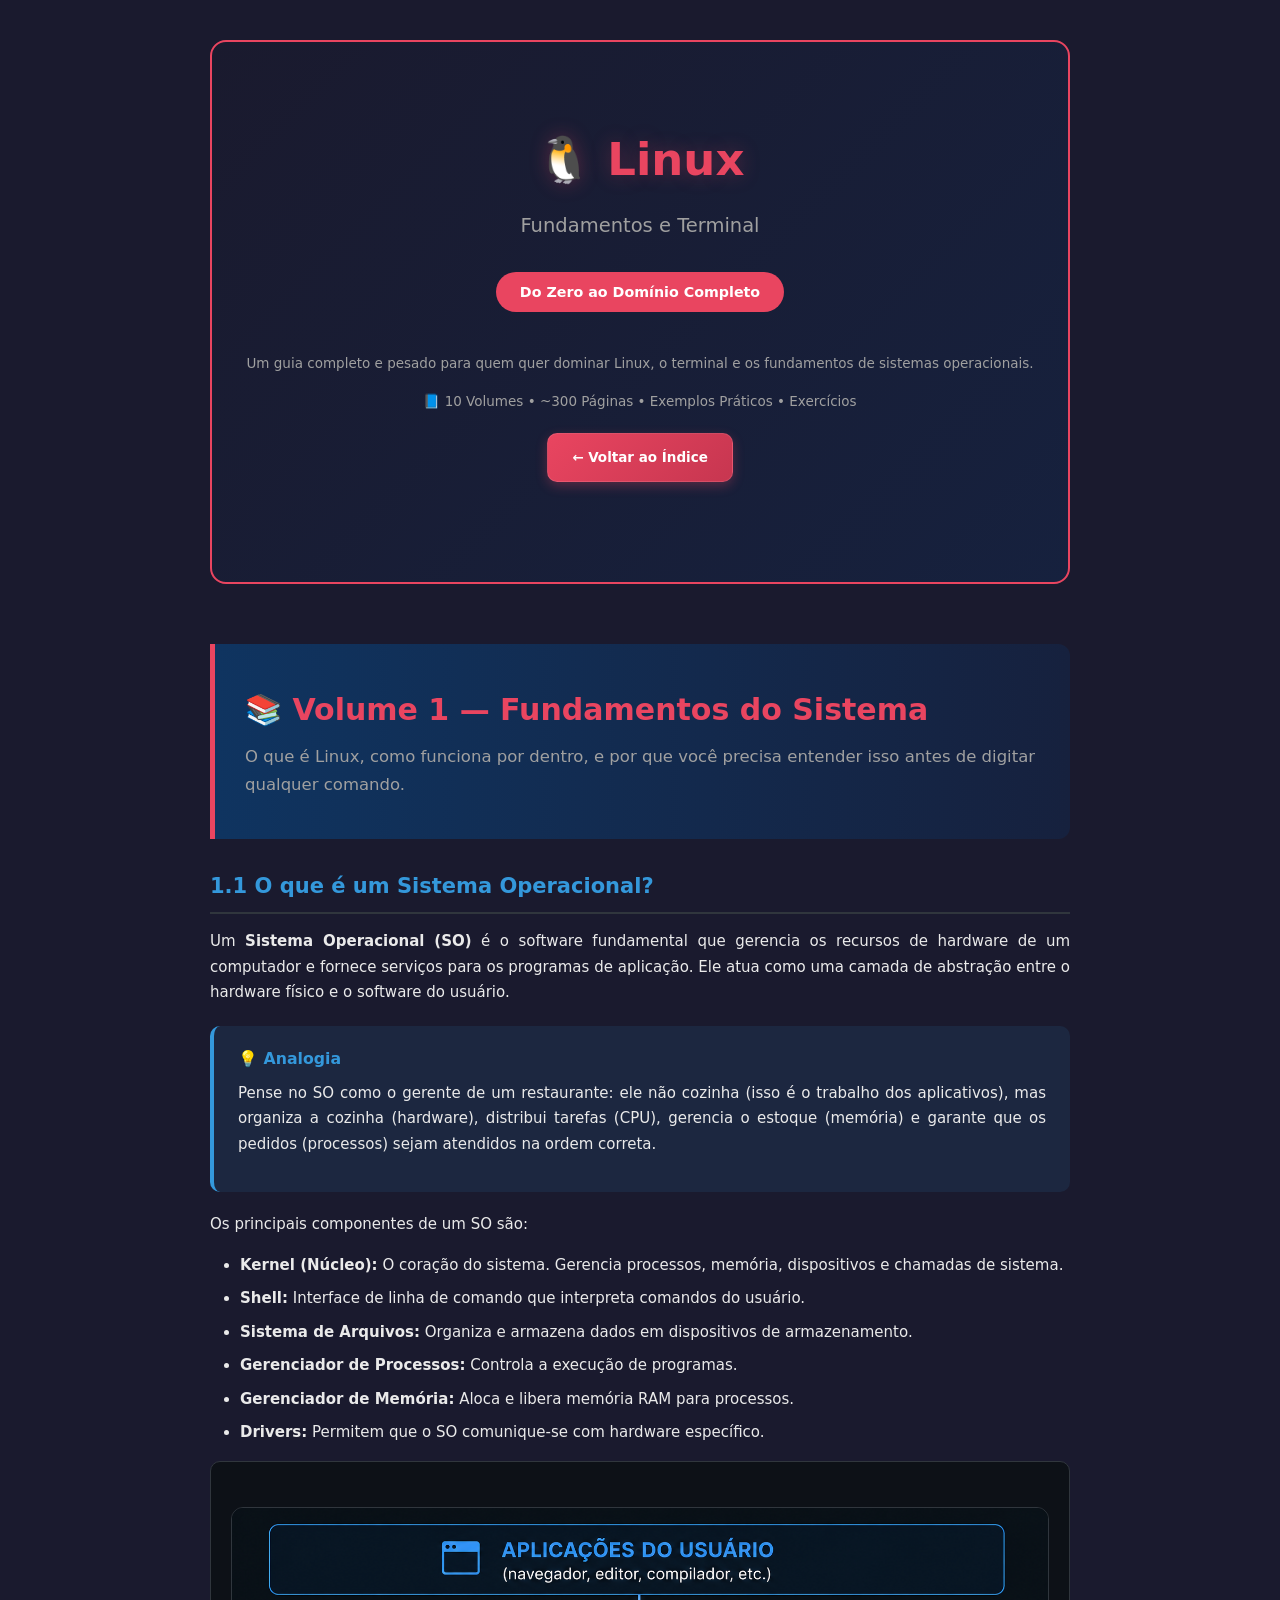
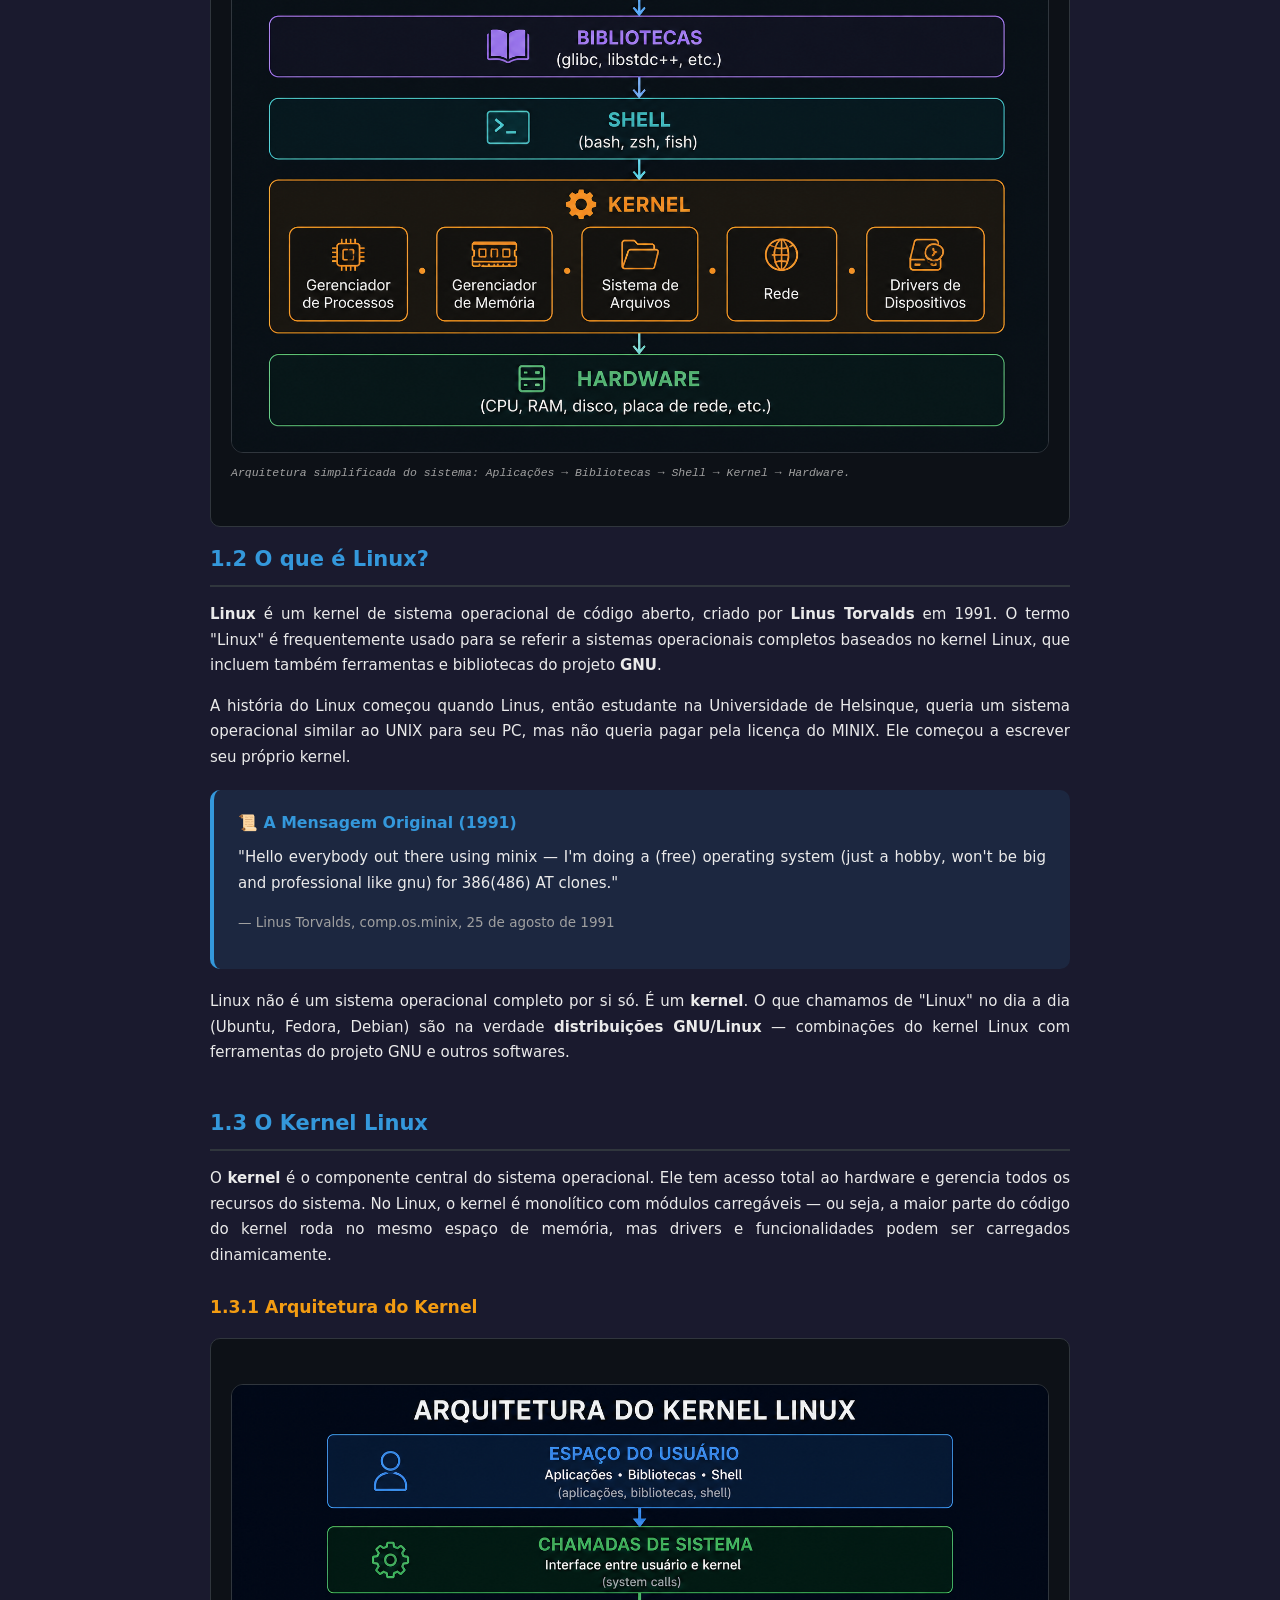
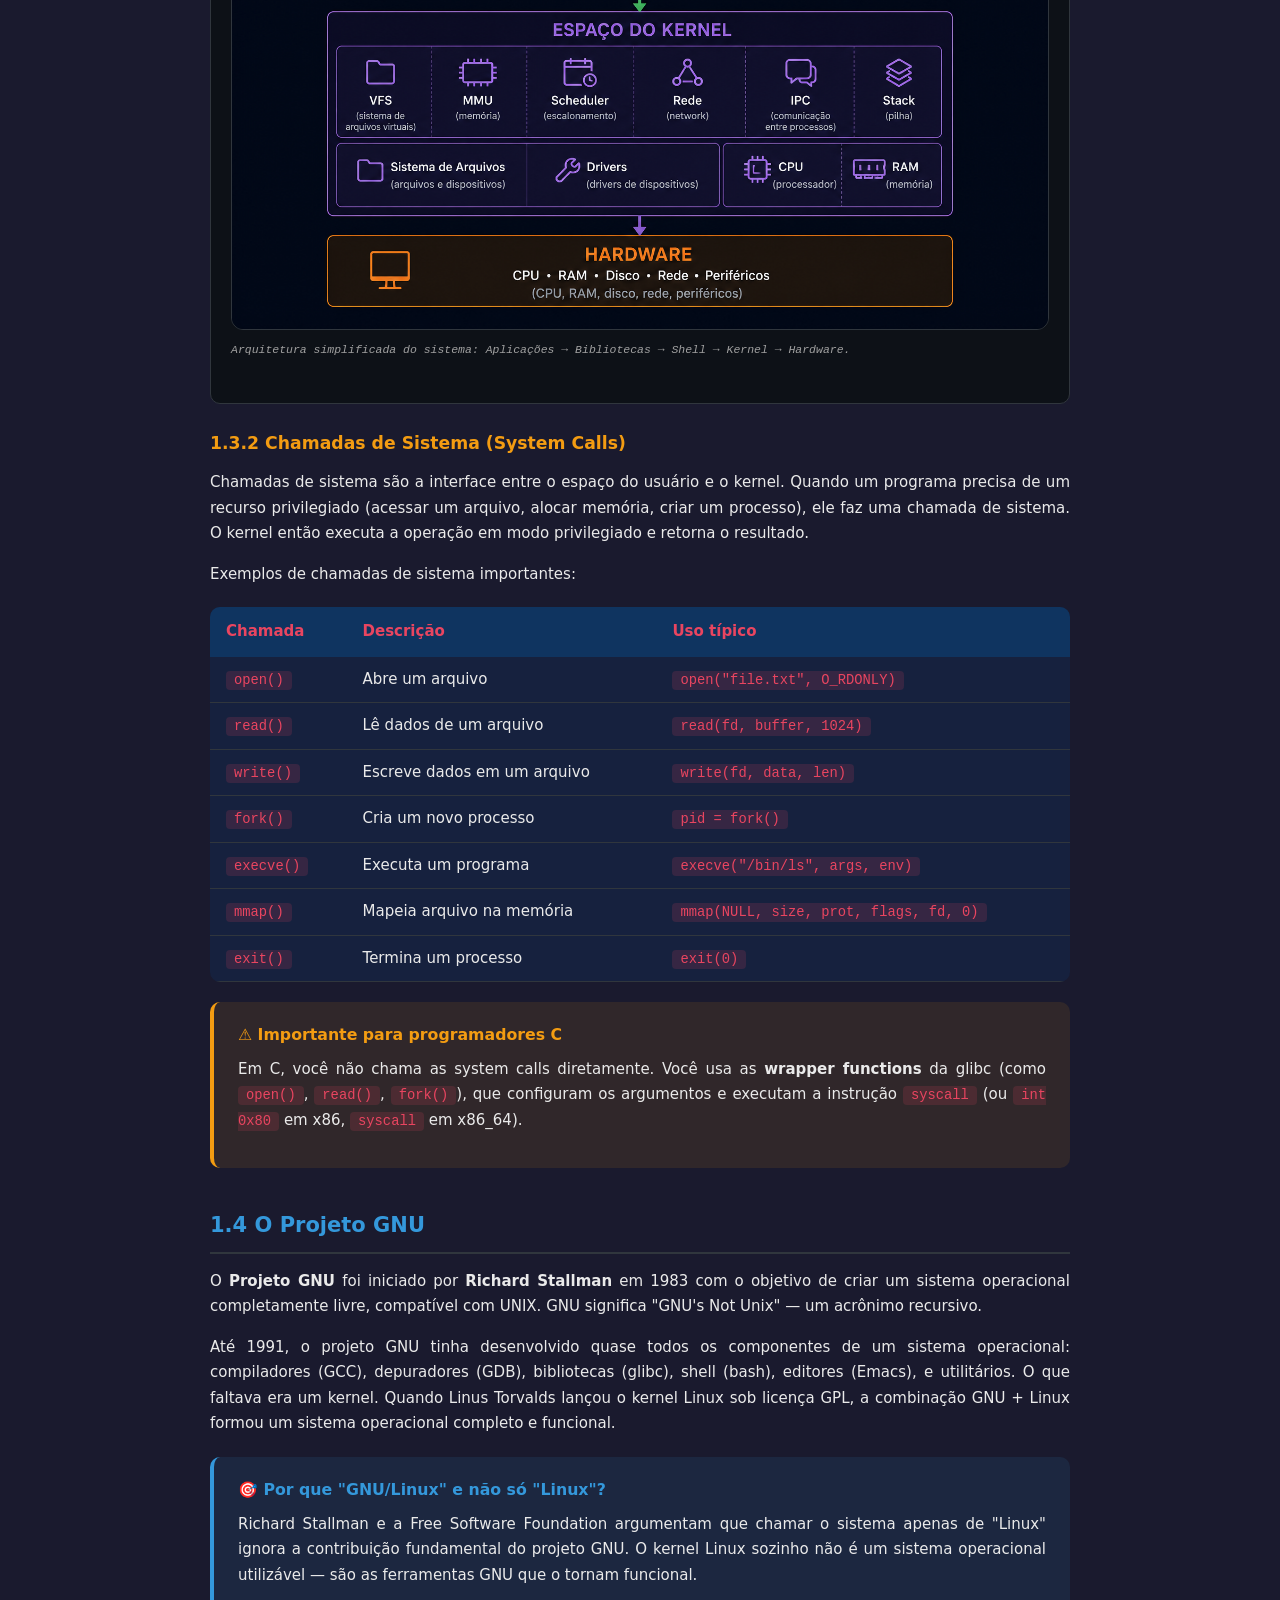
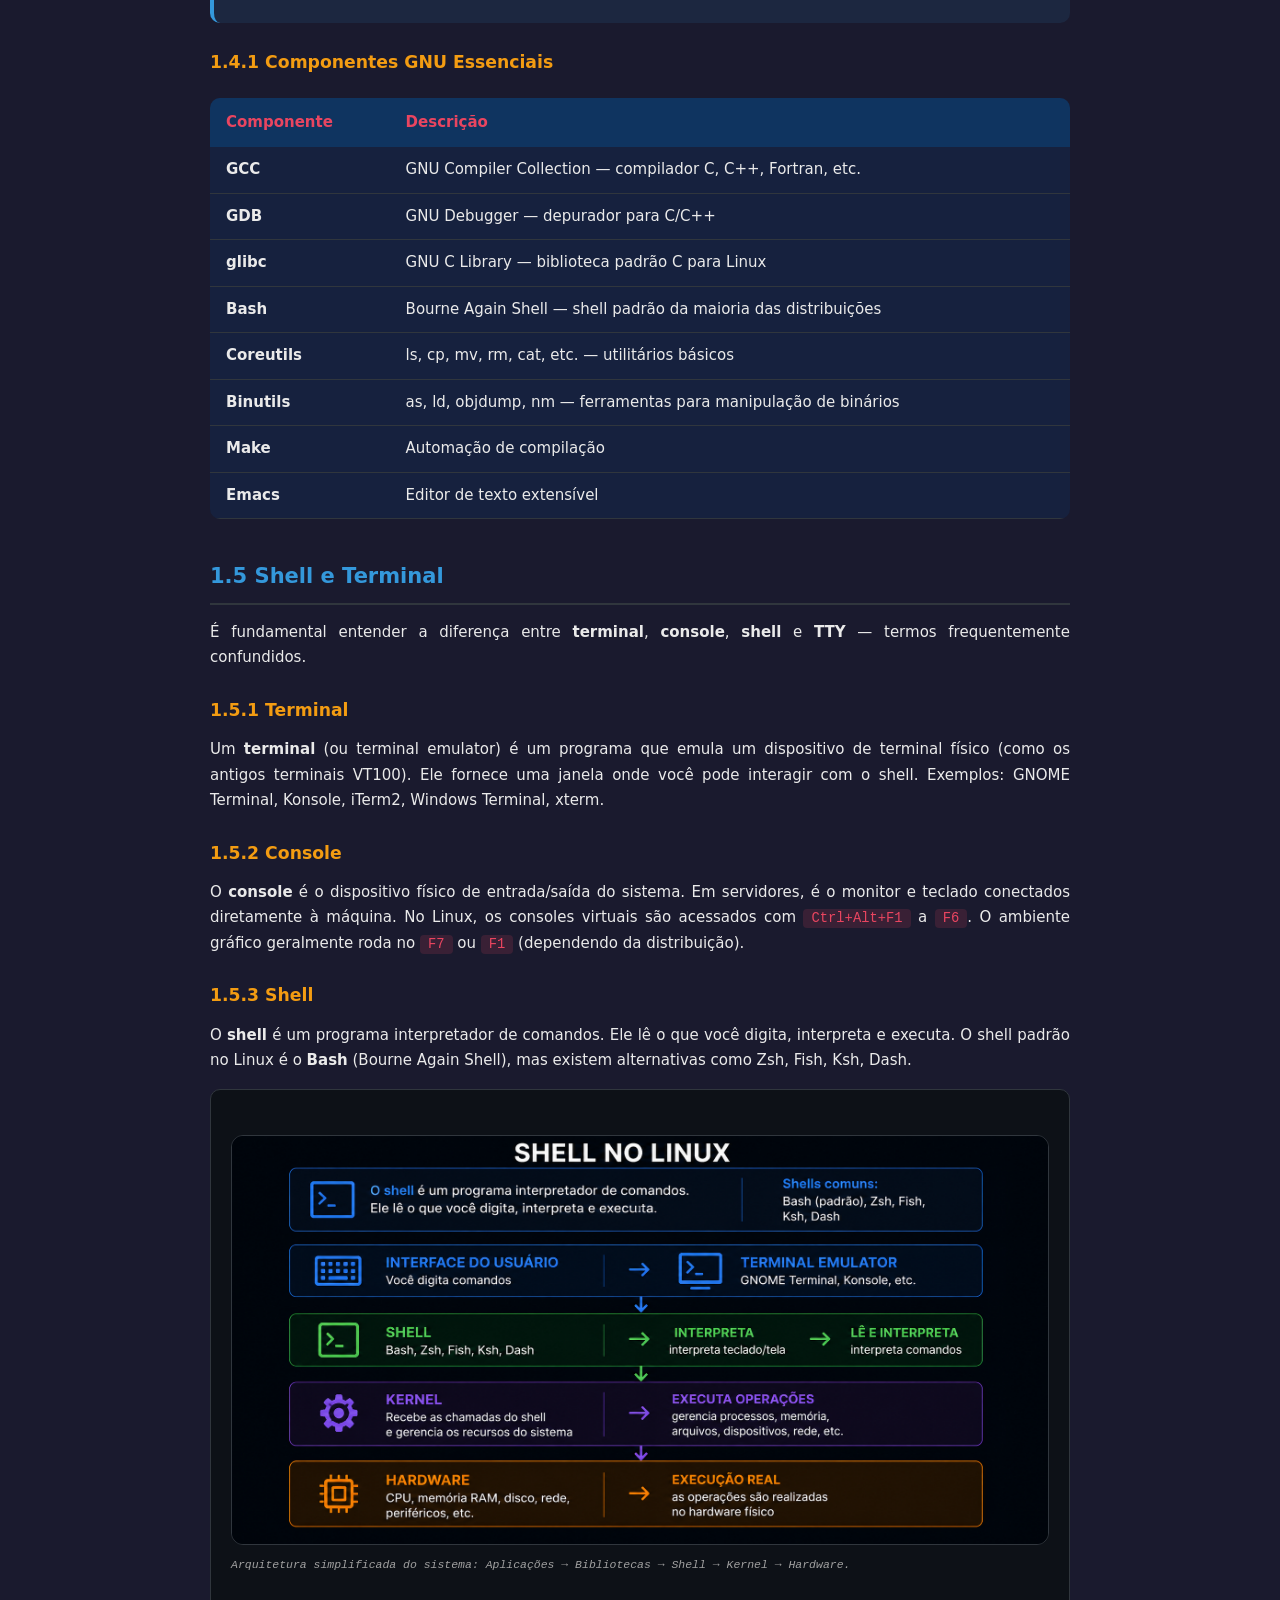
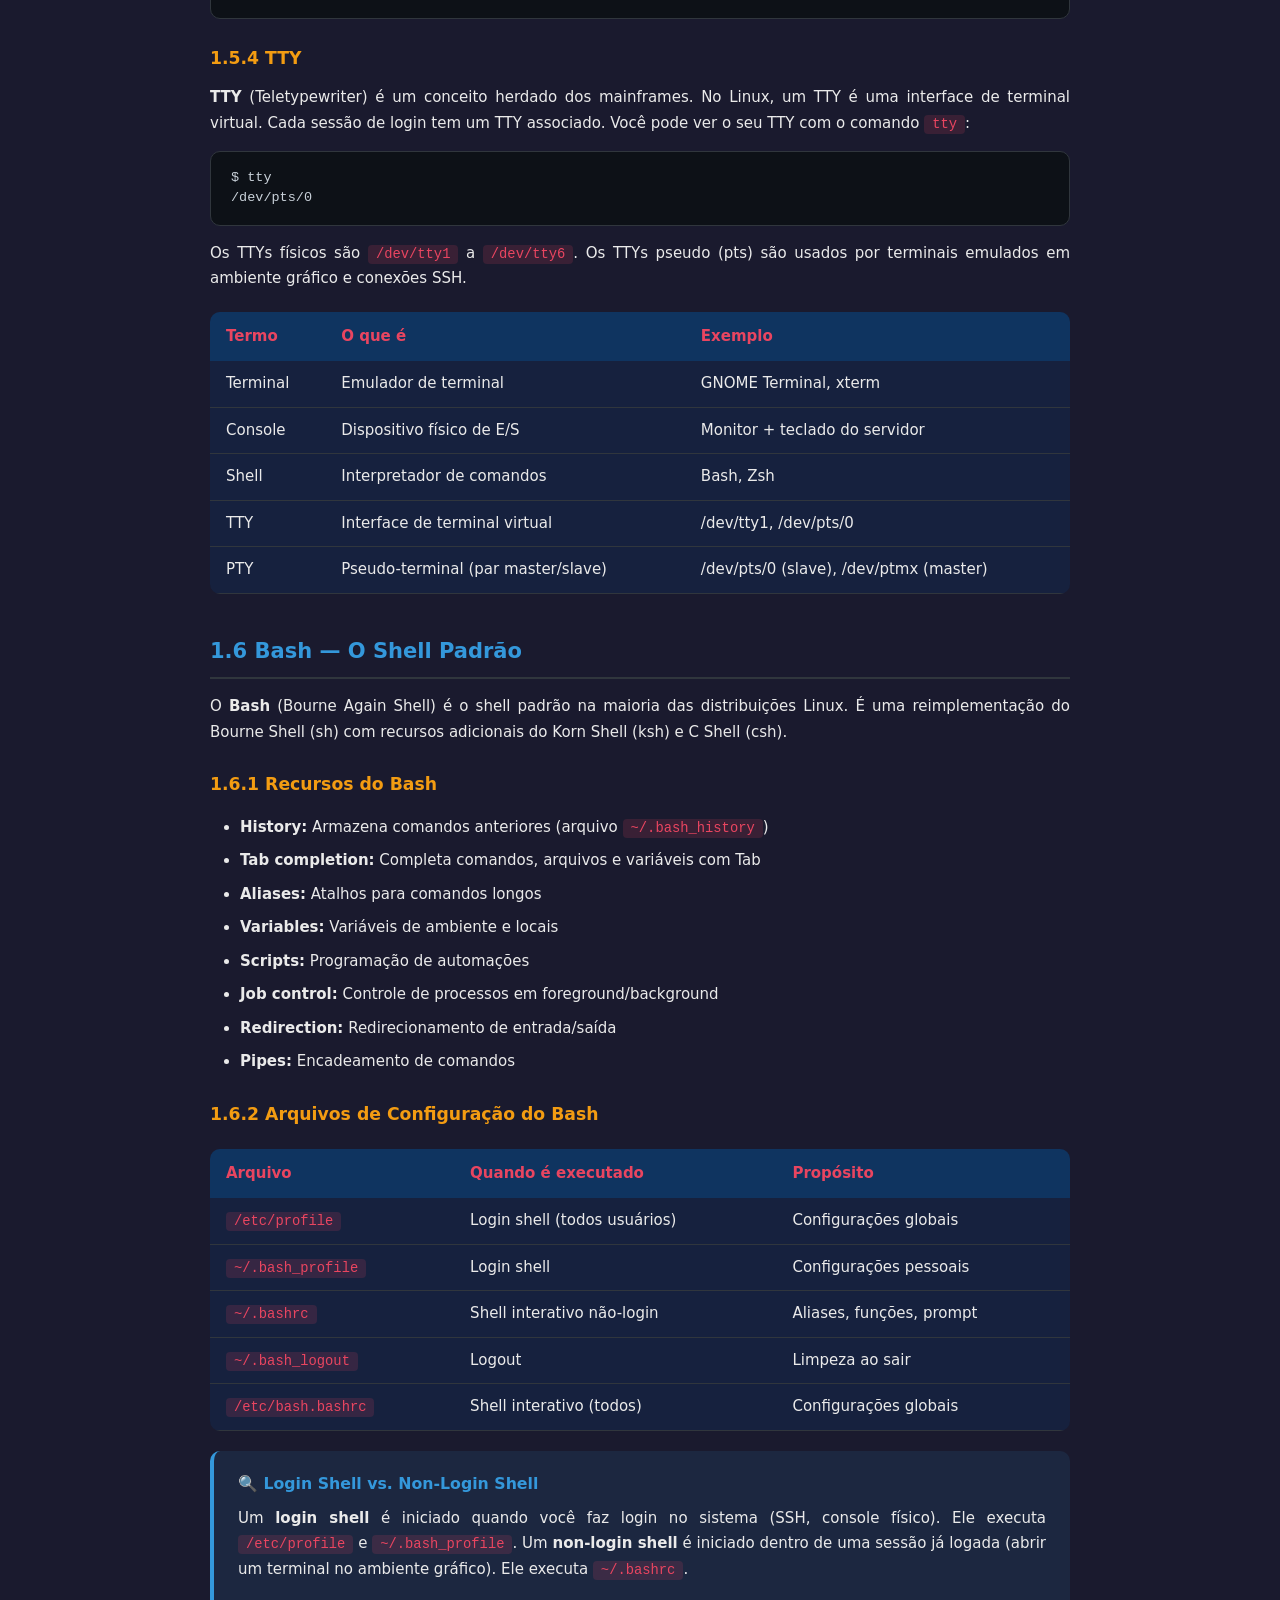
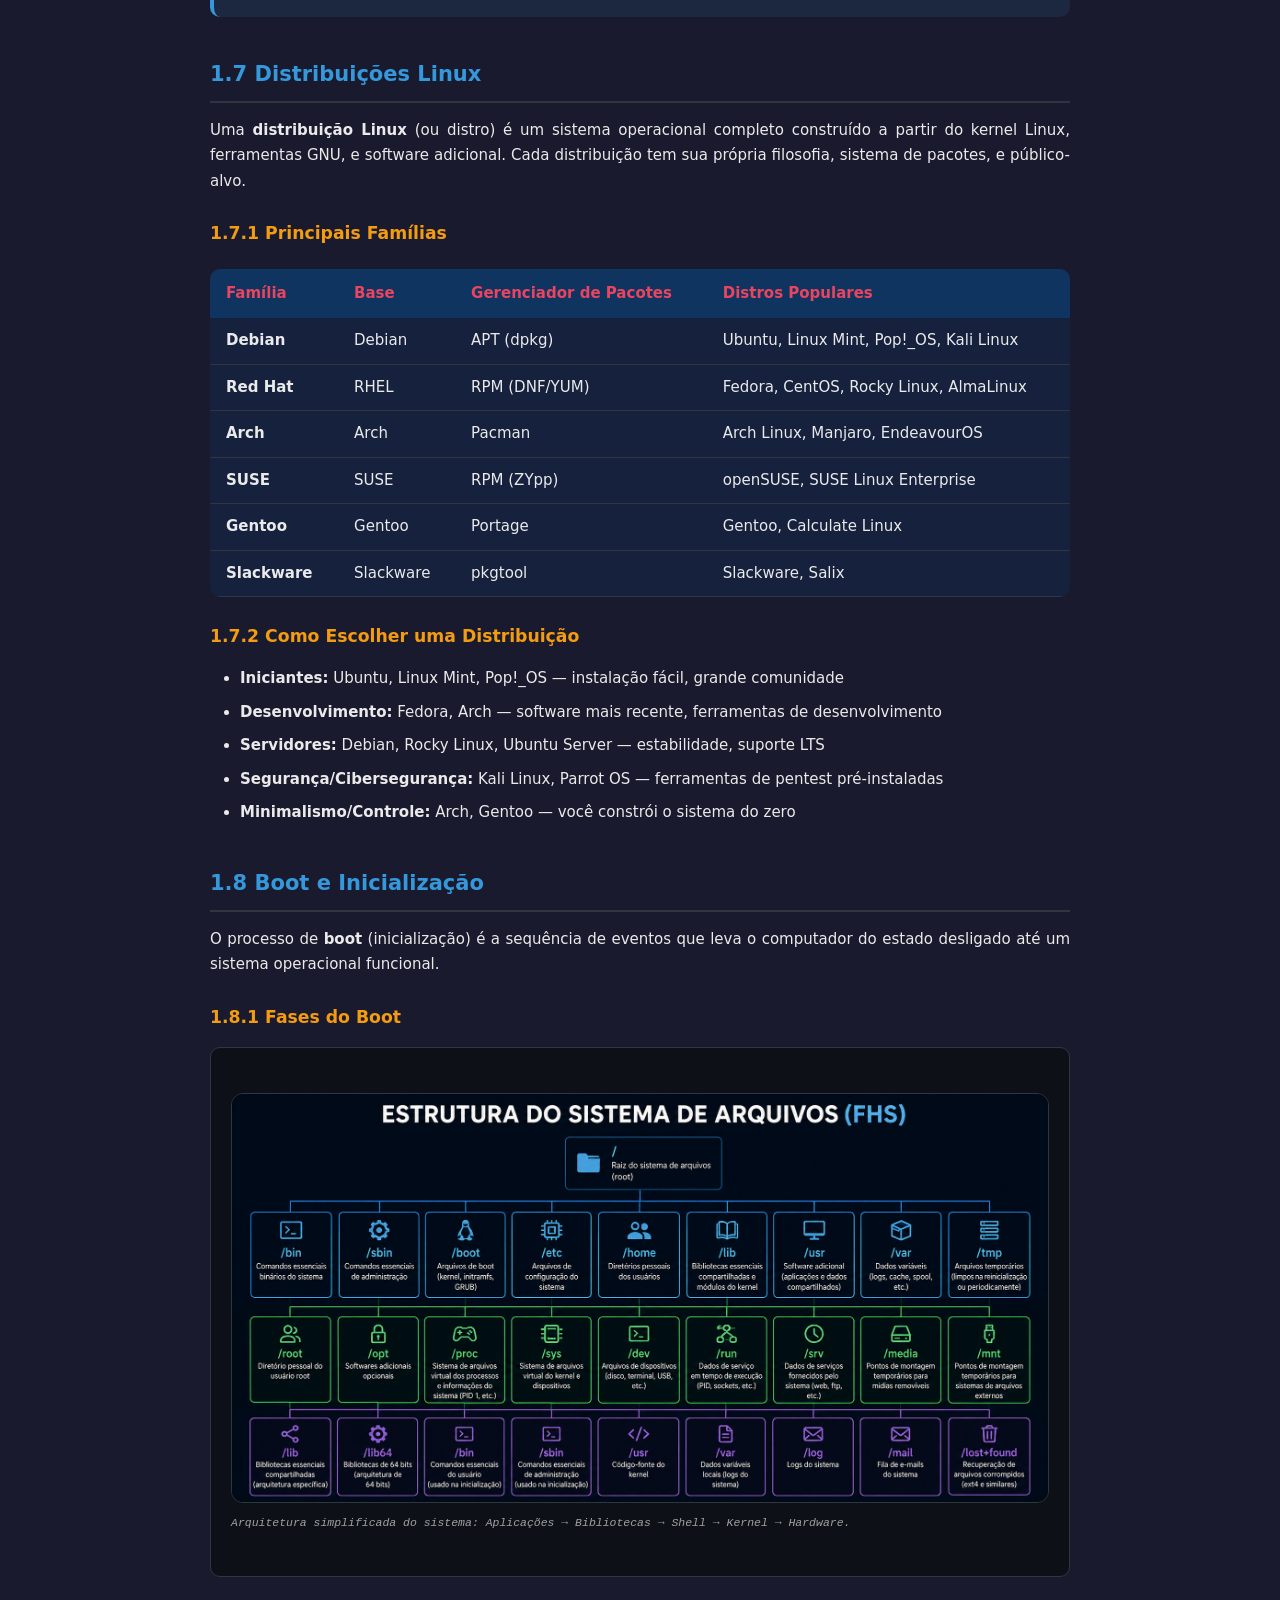
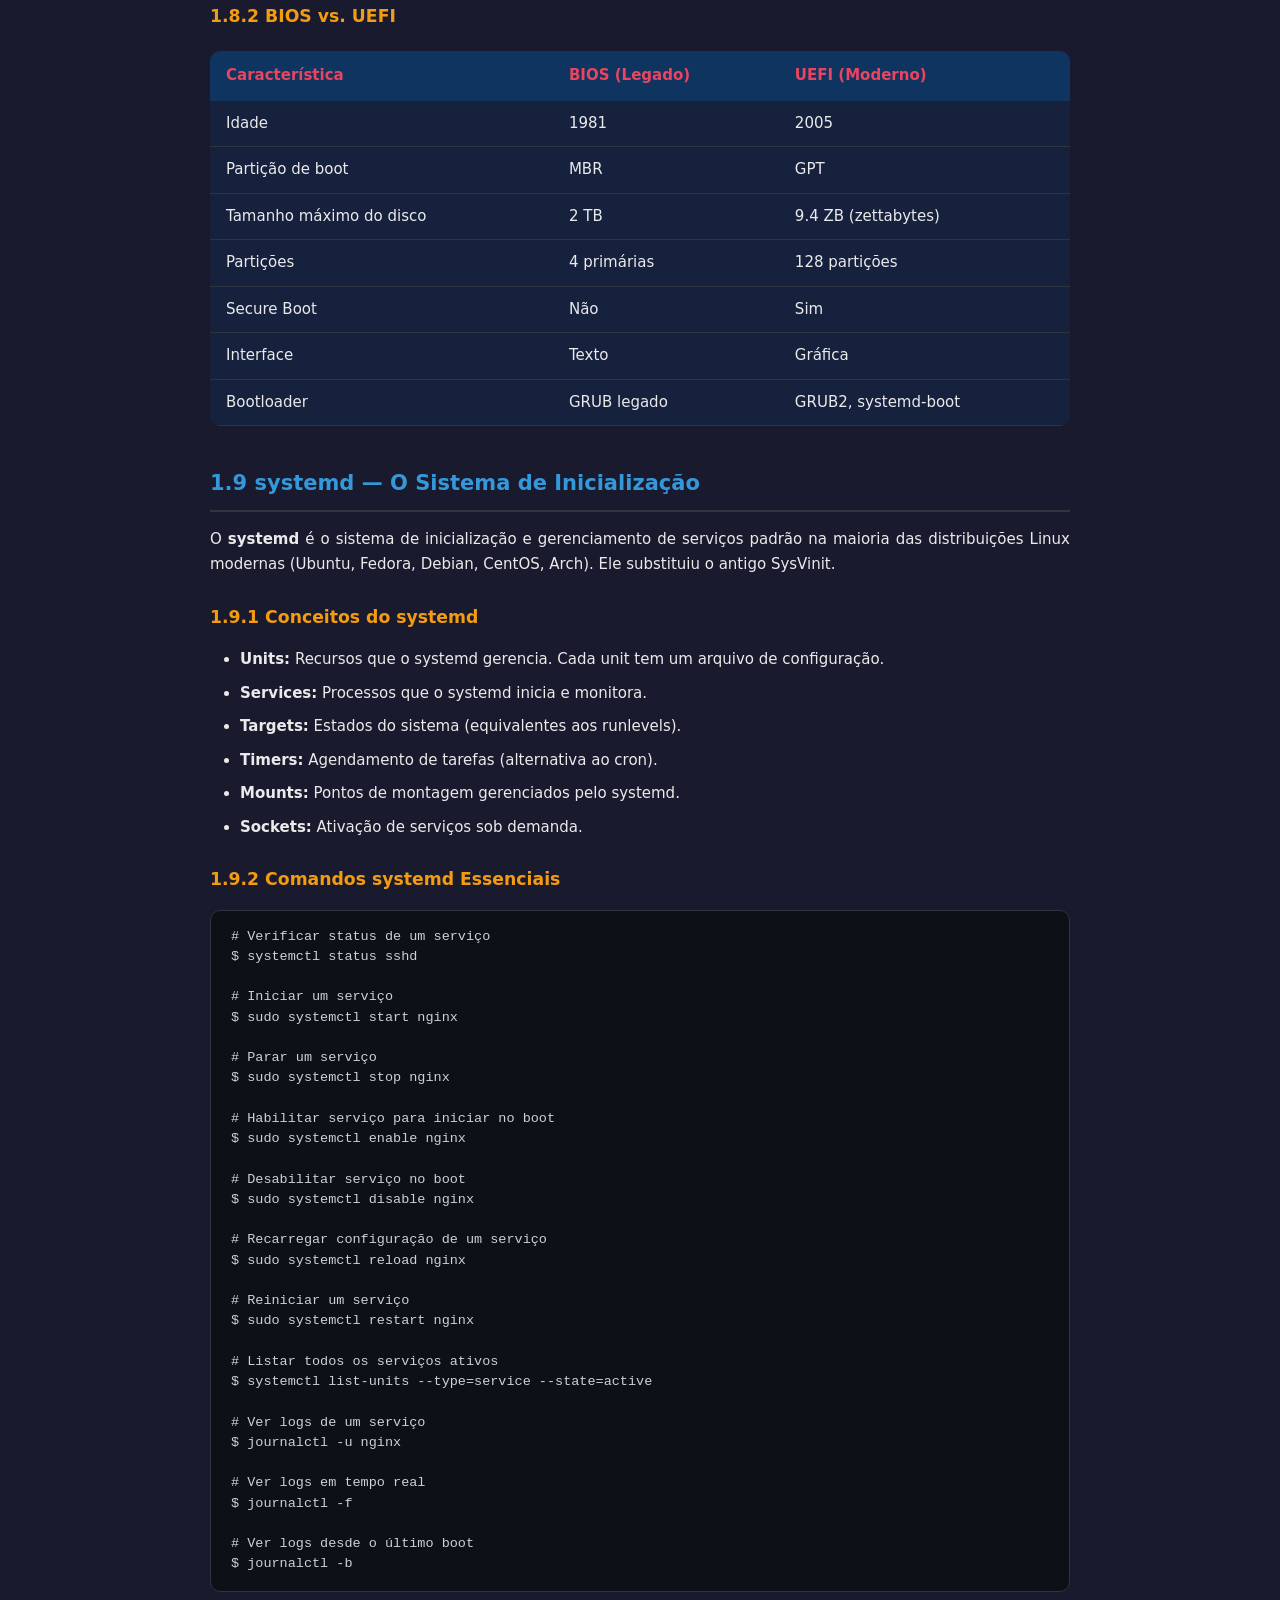
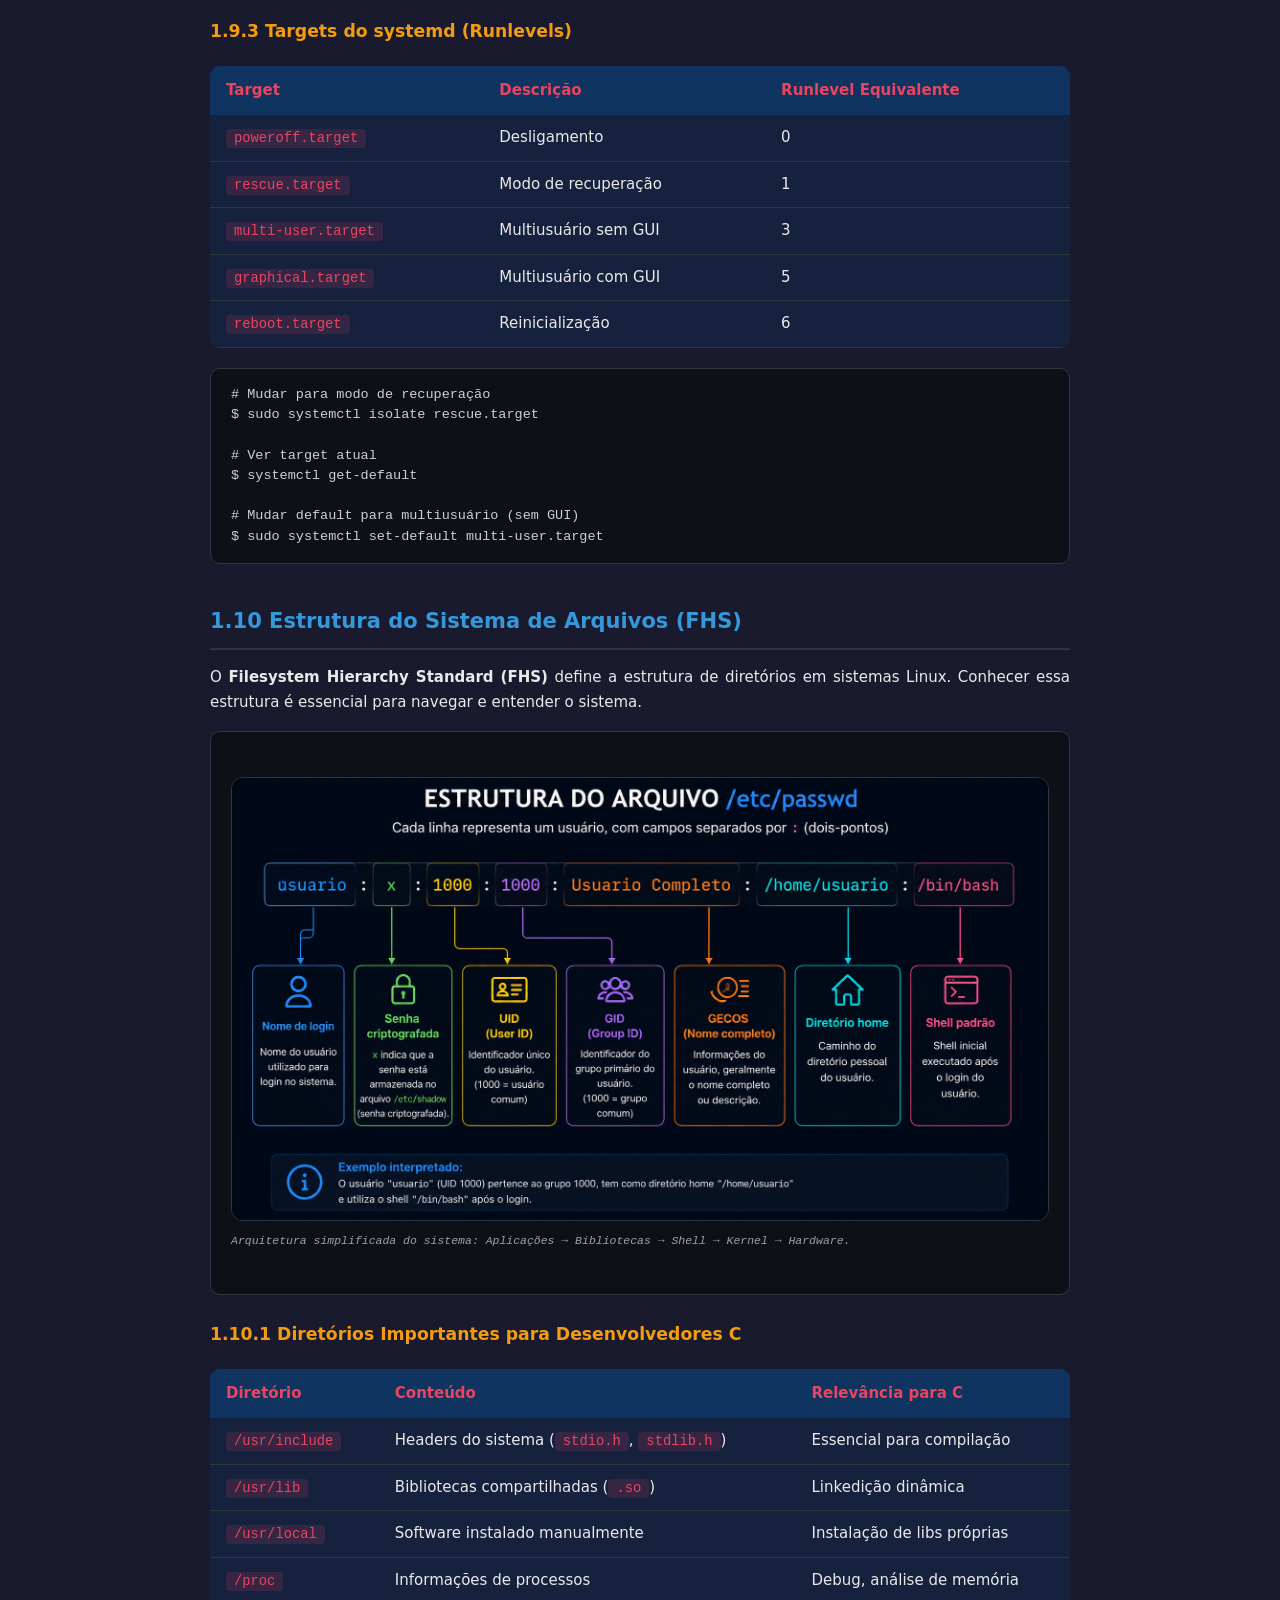
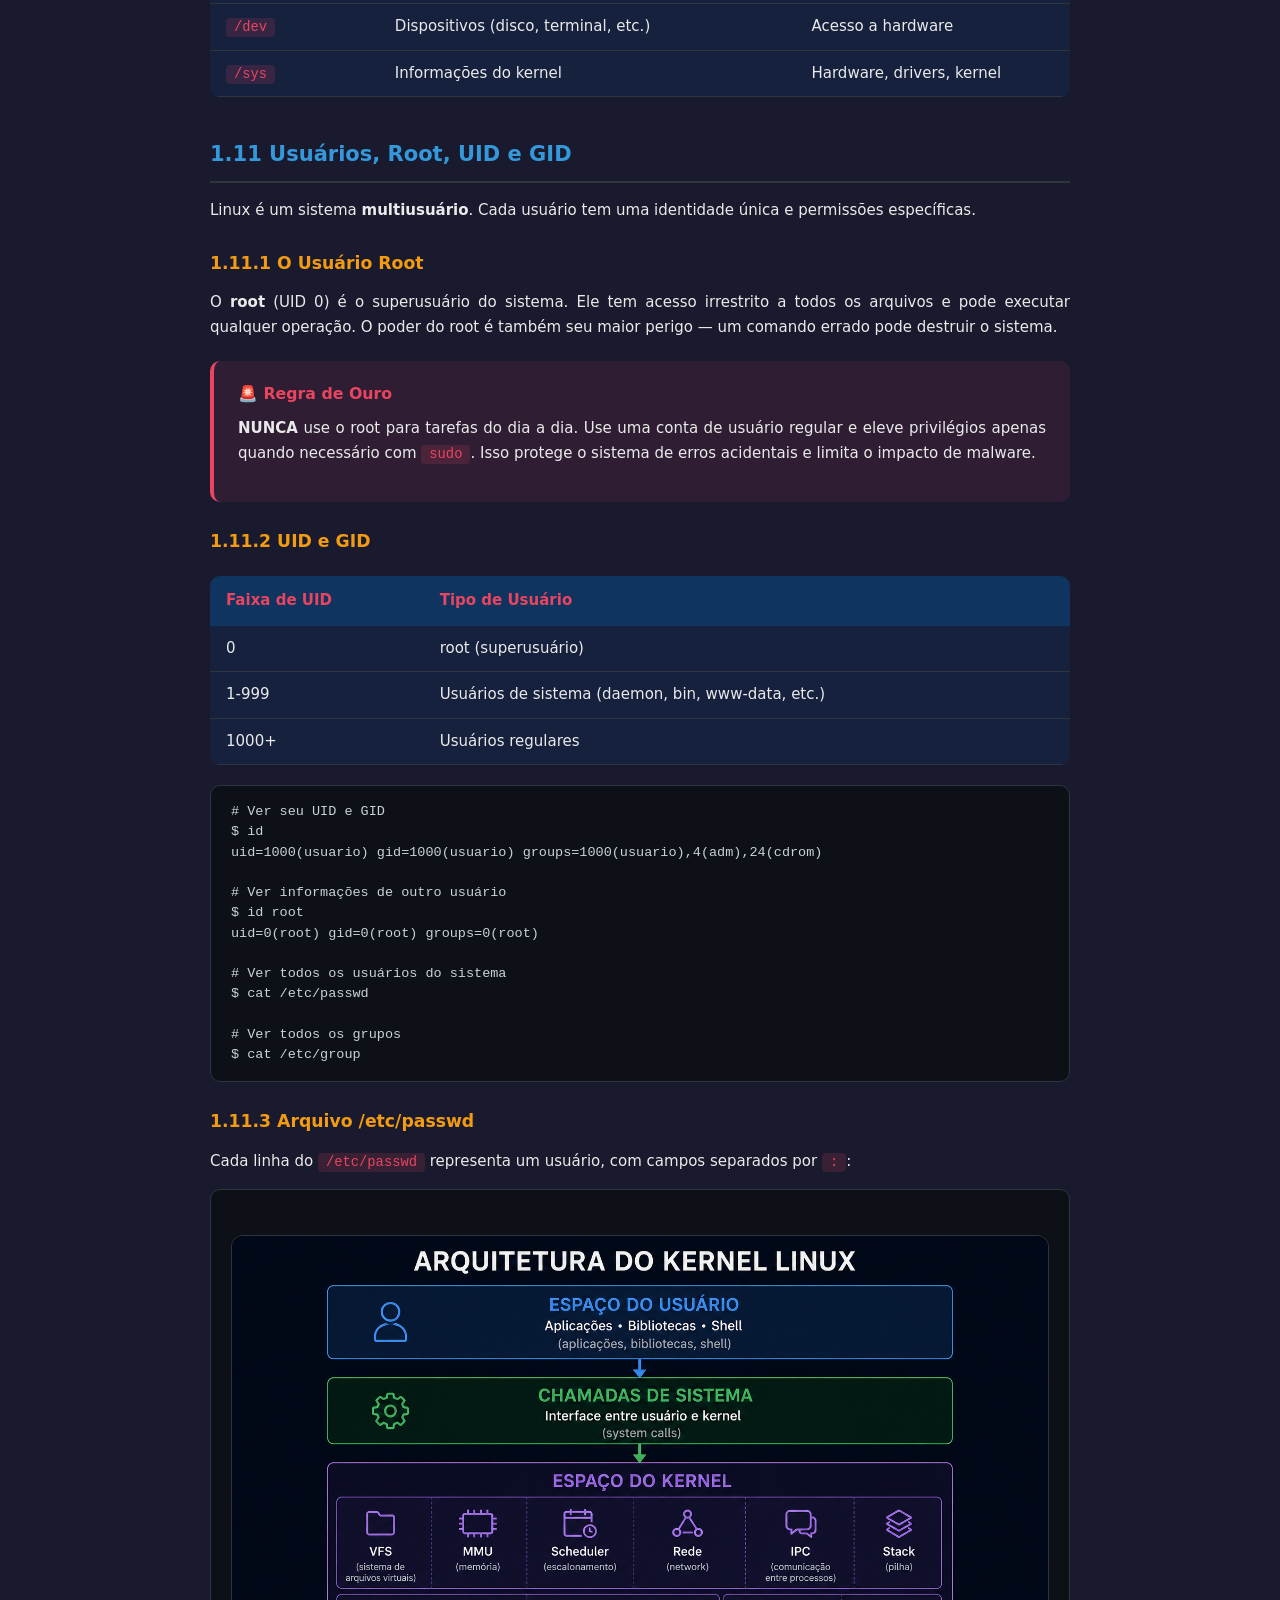
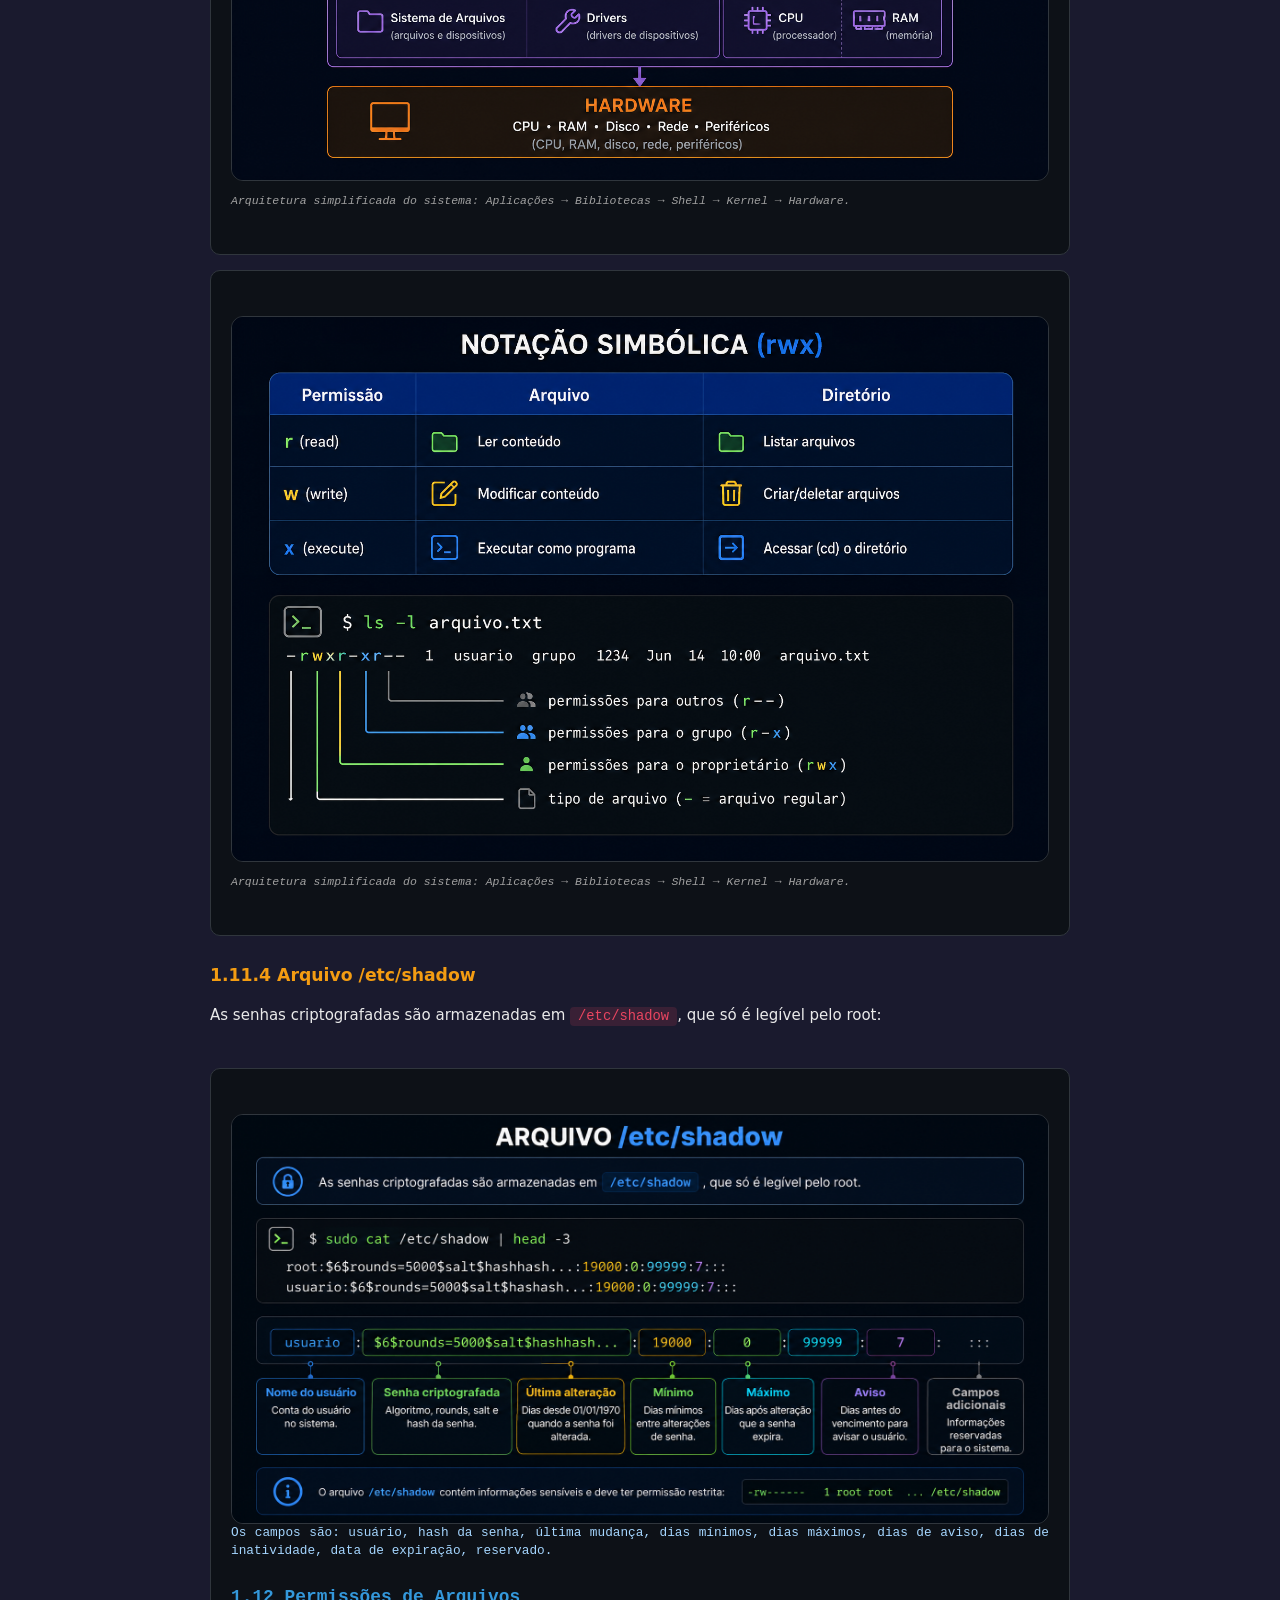
<file: Linux_Ebook_Volume1.html>
<!DOCTYPE html>
<html lang="pt-BR">
<head>
<meta charset="UTF-8">
<meta name="viewport" content="width=device-width, initial-scale=1.0">
<title>Linux: Fundamentos e Terminal — Ebook Completo</title>
<!-- Google tag (gtag.js) -->
<script async src="https://www.googletagmanager.com/gtag/js?id=G-HH2Y1QW99P"></script>
<script>
  window.dataLayer = window.dataLayer || [];
  function gtag(){dataLayer.push(arguments);}
  gtag('js', new Date());

  gtag('config', 'G-HH2Y1QW99P');
</script>

<style>
:root {
  --bg: #1a1a2e;
  --bg2: #16213e;
  --accent: #e94560;
  --accent2: #0f3460;
  --text: #eaeaea;
  --text2: #a0a0a0;
  --code-bg: #0d1117;
  --border: #30363d;
  --success: #2ecc71;
  --warning: #f39c12;
  --info: #3498db;
}
* { margin: 0; padding: 0; box-sizing: border-box; }
body {
  font-family: 'Segoe UI', system-ui, -apple-system, sans-serif;
  background: var(--bg);
  color: var(--text);
  line-height: 1.7;
  font-size: 15px;
}
.container { max-width: 900px; margin: 0 auto; padding: 40px 20px; }

/* Cover */
.cover {
  text-align: center;
  padding: 80px 20px;
  background: linear-gradient(135deg, var(--bg) 0%, var(--bg2) 100%);
  border: 2px solid var(--accent);
  border-radius: 16px;
  margin-bottom: 60px;
}
.cover h1 {
  font-size: 3em;
  color: var(--accent);
  margin-bottom: 10px;
  text-shadow: 0 0 20px rgba(233,69,96,0.3);
}
.cover .subtitle {
  font-size: 1.3em;
  color: var(--text2);
  margin-bottom: 30px;
}
.cover .tagline {
  background: var(--accent);
  color: white;
  display: inline-block;
  padding: 8px 24px;
  border-radius: 30px;
  font-weight: 600;
  font-size: 0.95em;
}
.cover .meta {
  margin-top: 40px;
  color: var(--text2);
  font-size: 0.9em;
}

/* TOC */
.toc {
  background: var(--bg2);
  border: 1px solid var(--border);
  border-radius: 12px;
  padding: 30px;
  margin-bottom: 60px;
}
.toc h2 {
  color: var(--accent);
  margin-bottom: 20px;
  font-size: 1.5em;
}
.toc ul { list-style: none; }
.toc li { margin: 8px 0; }
.toc a {
  color: var(--text);
  text-decoration: none;
  padding: 6px 12px;
  border-radius: 6px;
  display: block;
  transition: all 0.2s;
}
.toc a:hover {
  background: var(--accent2);
  color: var(--accent);
}
.toc .vol-num {
  color: var(--accent);
  font-weight: 700;
  margin-right: 8px;
}

/* Volume Header */
.volume-header {
  background: linear-gradient(90deg, var(--accent2), var(--bg2));
  padding: 40px 30px;
  border-left: 5px solid var(--accent);
  border-radius: 0 12px 12px 0;
  margin: 60px 0 30px 0;
}
.volume-header h2 {
  font-size: 2em;
  color: var(--accent);
  margin-bottom: 8px;
}
.volume-header .vol-desc {
  color: var(--text2);
  font-size: 1.1em;
}

/* Sections */
.section {
  margin-bottom: 40px;
}
.section h3 {
  color: var(--info);
  font-size: 1.4em;
  margin-bottom: 15px;
  padding-bottom: 8px;
  border-bottom: 2px solid var(--border);
}
.section h4 {
  color: var(--warning);
  font-size: 1.15em;
  margin: 25px 0 12px 0;
}
.section p {
  margin-bottom: 15px;
  text-align: justify;
}
.section ul, .section ol {
  margin: 15px 0 15px 30px;
}
.section li {
  margin: 8px 0;
}

/* Code blocks */
pre {
  background: var(--code-bg);
  border: 1px solid var(--border);
  border-radius: 10px;
  padding: 16px 20px;
  overflow-x: auto;
  margin: 15px 0;
  font-family: 'Fira Code', 'Cascadia Code', 'Consolas', monospace;
  font-size: 0.9em;
  line-height: 1.5;
}
code {
  font-family: 'Fira Code', 'Cascadia Code', 'Consolas', monospace;
  background: rgba(233,69,96,0.15);
  color: var(--accent);
  padding: 2px 8px;
  border-radius: 4px;
  font-size: 0.92em;
}
pre code {
  background: none;
  color: #c9d1d9;
  padding: 0;
  font-size: 1em;
}

/* Syntax highlighting colors */
.syntax-keyword { color: #ff7b72; }
.syntax-string { color: #a5d6ff; }
.syntax-comment { color: #8b949e; font-style: italic; }
.syntax-number { color: #79c0ff; }
.syntax-function { color: #d2a8ff; }
.syntax-variable { color: #ffa657; }

/* Tables */
table {
  width: 100%;
  border-collapse: collapse;
  margin: 20px 0;
  background: var(--bg2);
  border-radius: 10px;
  overflow: hidden;
}
th {
  background: var(--accent2);
  color: var(--accent);
  padding: 12px 16px;
  text-align: left;
  font-weight: 600;
}
td {
  padding: 10px 16px;
  border-bottom: 1px solid var(--border);
}
tr:hover { background: rgba(233,69,96,0.05); }

/* Info boxes */
.box {
  padding: 20px 24px;
  border-radius: 10px;
  margin: 20px 0;
  border-left: 4px solid;
}
.box-info {
  background: rgba(52,152,219,0.1);
  border-color: var(--info);
}
.box-warning {
  background: rgba(243,156,18,0.1);
  border-color: var(--warning);
}
.box-danger {
  background: rgba(233,69,96,0.1);
  border-color: var(--accent);
}
.box-success {
  background: rgba(46,204,113,0.1);
  border-color: var(--success);
}
.box-title {
  font-weight: 700;
  margin-bottom: 8px;
  font-size: 1.05em;
}
.box-info .box-title { color: var(--info); }
.box-warning .box-title { color: var(--warning); }
.box-danger .box-title { color: var(--accent); }
.box-success .box-title { color: var(--success); }

/* ASCII diagrams */
.ascii {
  background: var(--code-bg);
  border: 1px solid var(--border);
  border-radius: 10px;
  padding: 20px;
  font-family: 'Fira Code', monospace;
  font-size: 0.85em;
  line-height: 1.4;
  color: #a5d6ff;
  overflow-x: auto;
  margin: 15px 0;
}

/* Exercises */
.exercise {
  background: var(--bg2);
  border: 2px solid var(--accent);
  border-radius: 12px;
  padding: 25px;
  margin: 30px 0;
}
.exercise h4 {
  color: var(--accent);
  margin-bottom: 15px;
  font-size: 1.2em;
}
.exercise ol { margin-left: 25px; }
.exercise li { margin: 10px 0; }

/* Page break for print */
.page-break { page-break-before: always; }

/* Footer */
.footer {
  text-align: center;
  padding: 40px;
  color: var(--text2);
  border-top: 1px solid var(--border);
  margin-top: 60px;
}

/* Print styles */
@media print {
  body { background: white; color: black; }
  .cover { border: 2px solid #333; }
  pre { background: #f5f5f5; border: 1px solid #ddd; }
  .volume-header { background: #f5f5f5; border-left: 5px solid #333; }
}
.diagram-container {
  margin: 25px 0;
  text-align: center;
}

.diagram-image {
  width: 100%;
  max-width: 1200px;
  height: auto;
  border: 1px solid var(--border);
  border-radius: 12px;
  display: block;
  margin: 0 auto;
}

.diagram-caption {
  margin-top: 12px;
  color: var(--text2);
  font-size: 0.9em;
  font-style: italic;
}
.btn-voltar {
    display: inline-block;
    margin: 20px 0;
    padding: 12px 24px;
    background: linear-gradient(135deg, #e94560, #c73650);
    color: white;
    text-decoration: none;
    font-weight: bold;
    border-radius: 10px;
    border: 1px solid rgba(255,255,255,0.1);
    box-shadow: 0 4px 12px rgba(233,69,96,0.3);
    transition: all 0.3s ease;
}

.btn-voltar:hover {
    transform: translateY(-2px);
    box-shadow: 0 6px 18px rgba(233,69,96,0.5);
}

.btn-voltar:active {
    transform: translateY(0);
}
</style>
<base target="_blank">
</head>
<body>
<div class="container">

<!-- ==================== CAPA ==================== -->
<div class="cover">
  <h1>🐧 Linux</h1>
  <div class="subtitle">Fundamentos e Terminal</div>
  <div class="tagline">Do Zero ao Domínio Completo</div>
  <div class="meta">
    <p>Um guia completo e pesado para quem quer dominar Linux, o terminal e os fundamentos de sistemas operacionais.</p>
    <p style="margin-top:15px;">📘 10 Volumes • ~300 Páginas • Exemplos Práticos • Exercícios</p>
    <a href="index.html" class="btn-voltar">
    ← Voltar ao Índice </a>
  </div>
</div>


<!-- ============================================================ -->
<!-- VOLUME 1 — FUNDAMENTOS DO SISTEMA -->
<!-- ============================================================ -->
<div class="page-break"></div>
<div class="volume-header" id="vol1">
  <h2>📚 Volume 1 — Fundamentos do Sistema</h2>
  <div class="vol-desc">O que é Linux, como funciona por dentro, e por que você precisa entender isso antes de digitar qualquer comando.</div>
</div>

<div class="section">
<h3>1.1 O que é um Sistema Operacional?</h3>
<p>Um <strong>Sistema Operacional (SO)</strong> é o software fundamental que gerencia os recursos de hardware de um computador e fornece serviços para os programas de aplicação. Ele atua como uma camada de abstração entre o hardware físico e o software do usuário.</p>

<div class="box box-info">
  <div class="box-title">💡 Analogia</div>
  <p>Pense no SO como o gerente de um restaurante: ele não cozinha (isso é o trabalho dos aplicativos), mas organiza a cozinha (hardware), distribui tarefas (CPU), gerencia o estoque (memória) e garante que os pedidos (processos) sejam atendidos na ordem correta.</p>
</div>

<p>Os principais componentes de um SO são:</p>
<ul>
  <li><strong>Kernel (Núcleo):</strong> O coração do sistema. Gerencia processos, memória, dispositivos e chamadas de sistema.</li>
  <li><strong>Shell:</strong> Interface de linha de comando que interpreta comandos do usuário.</li>
  <li><strong>Sistema de Arquivos:</strong> Organiza e armazena dados em dispositivos de armazenamento.</li>
  <li><strong>Gerenciador de Processos:</strong> Controla a execução de programas.</li>
  <li><strong>Gerenciador de Memória:</strong> Aloca e libera memória RAM para processos.</li>
  <li><strong>Drivers:</strong> Permitem que o SO comunique-se com hardware específico.</li>
</ul>

<div class="ascii">
<div class="diagram-container">
  <img 
    src="ChatGPT Image 15 de jun. de 2026, 21_16_40.png" 
    alt="Arquitetura do Sistema Operacional Linux"
    class="diagram-image"
  >
  <p class="diagram-caption">
    Arquitetura simplificada do sistema: Aplicações → Bibliotecas → Shell → Kernel → Hardware.
  </p>
</div>
</div>

<div class="section">
<h3>1.2 O que é Linux?</h3>
<p><strong>Linux</strong> é um kernel de sistema operacional de código aberto, criado por <strong>Linus Torvalds</strong> em 1991. O termo "Linux" é frequentemente usado para se referir a sistemas operacionais completos baseados no kernel Linux, que incluem também ferramentas e bibliotecas do projeto <strong>GNU</strong>.</p>

<p>A história do Linux começou quando Linus, então estudante na Universidade de Helsinque, queria um sistema operacional similar ao UNIX para seu PC, mas não queria pagar pela licença do MINIX. Ele começou a escrever seu próprio kernel.</p>

<div class="box box-info">
  <div class="box-title">📜 A Mensagem Original (1991)</div>
  <p>"Hello everybody out there using minix — I'm doing a (free) operating system (just a hobby, won't be big and professional like gnu) for 386(486) AT clones."</p>
  <p style="margin-top:10px;font-size:0.9em;color:var(--text2);">— Linus Torvalds, comp.os.minix, 25 de agosto de 1991</p>
</div>

<p>Linux não é um sistema operacional completo por si só. É um <strong>kernel</strong>. O que chamamos de "Linux" no dia a dia (Ubuntu, Fedora, Debian) são na verdade <strong>distribuições GNU/Linux</strong> — combinações do kernel Linux com ferramentas do projeto GNU e outros softwares.</p>
</div>

<div class="section">
<h3>1.3 O Kernel Linux</h3>
<p>O <strong>kernel</strong> é o componente central do sistema operacional. Ele tem acesso total ao hardware e gerencia todos os recursos do sistema. No Linux, o kernel é monolítico com módulos carregáveis — ou seja, a maior parte do código do kernel roda no mesmo espaço de memória, mas drivers e funcionalidades podem ser carregados dinamicamente.</p>

<h4>1.3.1 Arquitetura do Kernel</h4>
<div class="ascii">
<div class="diagram-container">
  <img 
    src="ChatGPT Image 15 de jun. de 2026, 21_22_56.png" 
    alt="Arquitetura do Sistema Operacional Linux"
    class="diagram-image"
  >
  <p class="diagram-caption">
    Arquitetura simplificada do sistema: Aplicações → Bibliotecas → Shell → Kernel → Hardware.
  </p>
</div>
</div>

<h4>1.3.2 Chamadas de Sistema (System Calls)</h4>
<p>Chamadas de sistema são a interface entre o espaço do usuário e o kernel. Quando um programa precisa de um recurso privilegiado (acessar um arquivo, alocar memória, criar um processo), ele faz uma chamada de sistema. O kernel então executa a operação em modo privilegiado e retorna o resultado.</p>

<p>Exemplos de chamadas de sistema importantes:</p>
<table>
<tr><th>Chamada</th><th>Descrição</th><th>Uso típico</th></tr>
<tr><td><code>open()</code></td><td>Abre um arquivo</td><td><code>open("file.txt", O_RDONLY)</code></td></tr>
<tr><td><code>read()</code></td><td>Lê dados de um arquivo</td><td><code>read(fd, buffer, 1024)</code></td></tr>
<tr><td><code>write()</code></td><td>Escreve dados em um arquivo</td><td><code>write(fd, data, len)</code></td></tr>
<tr><td><code>fork()</code></td><td>Cria um novo processo</td><td><code>pid = fork()</code></td></tr>
<tr><td><code>execve()</code></td><td>Executa um programa</td><td><code>execve("/bin/ls", args, env)</code></td></tr>
<tr><td><code>mmap()</code></td><td>Mapeia arquivo na memória</td><td><code>mmap(NULL, size, prot, flags, fd, 0)</code></td></tr>
<tr><td><code>exit()</code></td><td>Termina um processo</td><td><code>exit(0)</code></td></tr>
</table>

<div class="box box-warning">
  <div class="box-title">⚠️ Importante para programadores C</div>
  <p>Em C, você não chama as system calls diretamente. Você usa as <strong>wrapper functions</strong> da glibc (como <code>open()</code>, <code>read()</code>, <code>fork()</code>), que configuram os argumentos e executam a instrução <code>syscall</code> (ou <code>int 0x80</code> em x86, <code>syscall</code> em x86_64).</p>
</div>
</div>

<div class="section">
<h3>1.4 O Projeto GNU</h3>
<p>O <strong>Projeto GNU</strong> foi iniciado por <strong>Richard Stallman</strong> em 1983 com o objetivo de criar um sistema operacional completamente livre, compatível com UNIX. GNU significa "GNU's Not Unix" — um acrônimo recursivo.</p>

<p>Até 1991, o projeto GNU tinha desenvolvido quase todos os componentes de um sistema operacional: compiladores (GCC), depuradores (GDB), bibliotecas (glibc), shell (bash), editores (Emacs), e utilitários. O que faltava era um kernel. Quando Linus Torvalds lançou o kernel Linux sob licença GPL, a combinação GNU + Linux formou um sistema operacional completo e funcional.</p>

<div class="box box-info">
  <div class="box-title">🎯 Por que "GNU/Linux" e não só "Linux"?</div>
  <p>Richard Stallman e a Free Software Foundation argumentam que chamar o sistema apenas de "Linux" ignora a contribuição fundamental do projeto GNU. O kernel Linux sozinho não é um sistema operacional utilizável — são as ferramentas GNU que o tornam funcional.</p>
</div>

<h4>1.4.1 Componentes GNU Essenciais</h4>
<table>
<tr><th>Componente</th><th>Descrição</th></tr>
<tr><td><strong>GCC</strong></td><td>GNU Compiler Collection — compilador C, C++, Fortran, etc.</td></tr>
<tr><td><strong>GDB</strong></td><td>GNU Debugger — depurador para C/C++</td></tr>
<tr><td><strong>glibc</strong></td><td>GNU C Library — biblioteca padrão C para Linux</td></tr>
<tr><td><strong>Bash</strong></td><td>Bourne Again Shell — shell padrão da maioria das distribuições</td></tr>
<tr><td><strong>Coreutils</strong></td><td>ls, cp, mv, rm, cat, etc. — utilitários básicos</td></tr>
<tr><td><strong>Binutils</strong></td><td>as, ld, objdump, nm — ferramentas para manipulação de binários</td></tr>
<tr><td><strong>Make</strong></td><td>Automação de compilação</td></tr>
<tr><td><strong>Emacs</strong></td><td>Editor de texto extensível</td></tr>
</table>
</div>

<div class="section">
<h3>1.5 Shell e Terminal</h3>
<p>É fundamental entender a diferença entre <strong>terminal</strong>, <strong>console</strong>, <strong>shell</strong> e <strong>TTY</strong> — termos frequentemente confundidos.</p>

<h4>1.5.1 Terminal</h4>
<p>Um <strong>terminal</strong> (ou terminal emulator) é um programa que emula um dispositivo de terminal físico (como os antigos terminais VT100). Ele fornece uma janela onde você pode interagir com o shell. Exemplos: GNOME Terminal, Konsole, iTerm2, Windows Terminal, xterm.</p>

<h4>1.5.2 Console</h4>
<p>O <strong>console</strong> é o dispositivo físico de entrada/saída do sistema. Em servidores, é o monitor e teclado conectados diretamente à máquina. No Linux, os consoles virtuais são acessados com <code>Ctrl+Alt+F1</code> a <code>F6</code>. O ambiente gráfico geralmente roda no <code>F7</code> ou <code>F1</code> (dependendo da distribuição).</p>

<h4>1.5.3 Shell</h4>
<p>O <strong>shell</strong> é um programa interpretador de comandos. Ele lê o que você digita, interpreta e executa. O shell padrão no Linux é o <strong>Bash</strong> (Bourne Again Shell), mas existem alternativas como Zsh, Fish, Ksh, Dash.</p>

<div class="ascii">
<div class="diagram-container">
  <img 
    src="ChatGPT Image 15 de jun. de 2026, 21_24_40.png" 
    alt="Arquitetura do Sistema Operacional Linux"
    class="diagram-image"
  >
  <p class="diagram-caption">
    Arquitetura simplificada do sistema: Aplicações → Bibliotecas → Shell → Kernel → Hardware.
  </p>
</div>
</div>

<h4>1.5.4 TTY</h4>
<p><strong>TTY</strong> (Teletypewriter) é um conceito herdado dos mainframes. No Linux, um TTY é uma interface de terminal virtual. Cada sessão de login tem um TTY associado. Você pode ver o seu TTY com o comando <code>tty</code>:</p>

<pre><code>$ tty
/dev/pts/0</code></pre>

<p>Os TTYs físicos são <code>/dev/tty1</code> a <code>/dev/tty6</code>. Os TTYs pseudo (pts) são usados por terminais emulados em ambiente gráfico e conexões SSH.</p>

<table>
<tr><th>Termo</th><th>O que é</th><th>Exemplo</th></tr>
<tr><td>Terminal</td><td>Emulador de terminal</td><td>GNOME Terminal, xterm</td></tr>
<tr><td>Console</td><td>Dispositivo físico de E/S</td><td>Monitor + teclado do servidor</td></tr>
<tr><td>Shell</td><td>Interpretador de comandos</td><td>Bash, Zsh</td></tr>
<tr><td>TTY</td><td>Interface de terminal virtual</td><td>/dev/tty1, /dev/pts/0</td></tr>
<tr><td>PTY</td><td>Pseudo-terminal (par master/slave)</td><td>/dev/pts/0 (slave), /dev/ptmx (master)</td></tr>
</table>
</div>

<div class="section">
<h3>1.6 Bash — O Shell Padrão</h3>
<p>O <strong>Bash</strong> (Bourne Again Shell) é o shell padrão na maioria das distribuições Linux. É uma reimplementação do Bourne Shell (sh) com recursos adicionais do Korn Shell (ksh) e C Shell (csh).</p>

<h4>1.6.1 Recursos do Bash</h4>
<ul>
  <li><strong>History:</strong> Armazena comandos anteriores (arquivo <code>~/.bash_history</code>)</li>
  <li><strong>Tab completion:</strong> Completa comandos, arquivos e variáveis com Tab</li>
  <li><strong>Aliases:</strong> Atalhos para comandos longos</li>
  <li><strong>Variables:</strong> Variáveis de ambiente e locais</li>
  <li><strong>Scripts:</strong> Programação de automações</li>
  <li><strong>Job control:</strong> Controle de processos em foreground/background</li>
  <li><strong>Redirection:</strong> Redirecionamento de entrada/saída</li>
  <li><strong>Pipes:</strong> Encadeamento de comandos</li>
</ul>

<h4>1.6.2 Arquivos de Configuração do Bash</h4>
<table>
<tr><th>Arquivo</th><th>Quando é executado</th><th>Propósito</th></tr>
<tr><td><code>/etc/profile</code></td><td>Login shell (todos usuários)</td><td>Configurações globais</td></tr>
<tr><td><code>~/.bash_profile</code></td><td>Login shell</td><td>Configurações pessoais</td></tr>
<tr><td><code>~/.bashrc</code></td><td>Shell interativo não-login</td><td>Aliases, funções, prompt</td></tr>
<tr><td><code>~/.bash_logout</code></td><td>Logout</td><td>Limpeza ao sair</td></tr>
<tr><td><code>/etc/bash.bashrc</code></td><td>Shell interativo (todos)</td><td>Configurações globais</td></tr>
</table>

<div class="box box-info">
  <div class="box-title">🔍 Login Shell vs. Non-Login Shell</div>
  <p>Um <strong>login shell</strong> é iniciado quando você faz login no sistema (SSH, console físico). Ele executa <code>/etc/profile</code> e <code>~/.bash_profile</code>. Um <strong>non-login shell</strong> é iniciado dentro de uma sessão já logada (abrir um terminal no ambiente gráfico). Ele executa <code>~/.bashrc</code>.</p>
</div>
</div>

<div class="section">
<h3>1.7 Distribuições Linux</h3>
<p>Uma <strong>distribuição Linux</strong> (ou distro) é um sistema operacional completo construído a partir do kernel Linux, ferramentas GNU, e software adicional. Cada distribuição tem sua própria filosofia, sistema de pacotes, e público-alvo.</p>

<h4>1.7.1 Principais Famílias</h4>
<table>
<tr><th>Família</th><th>Base</th><th>Gerenciador de Pacotes</th><th>Distros Populares</th></tr>
<tr><td><strong>Debian</strong></td><td>Debian</td><td>APT (dpkg)</td><td>Ubuntu, Linux Mint, Pop!_OS, Kali Linux</td></tr>
<tr><td><strong>Red Hat</strong></td><td>RHEL</td><td>RPM (DNF/YUM)</td><td>Fedora, CentOS, Rocky Linux, AlmaLinux</td></tr>
<tr><td><strong>Arch</strong></td><td>Arch</td><td>Pacman</td><td>Arch Linux, Manjaro, EndeavourOS</td></tr>
<tr><td><strong>SUSE</strong></td><td>SUSE</td><td>RPM (ZYpp)</td><td>openSUSE, SUSE Linux Enterprise</td></tr>
<tr><td><strong>Gentoo</strong></td><td>Gentoo</td><td>Portage</td><td>Gentoo, Calculate Linux</td></tr>
<tr><td><strong>Slackware</strong></td><td>Slackware</td><td>pkgtool</td><td>Slackware, Salix</td></tr>
</table>

<h4>1.7.2 Como Escolher uma Distribuição</h4>
<ul>
  <li><strong>Iniciantes:</strong> Ubuntu, Linux Mint, Pop!_OS — instalação fácil, grande comunidade</li>
  <li><strong>Desenvolvimento:</strong> Fedora, Arch — software mais recente, ferramentas de desenvolvimento</li>
  <li><strong>Servidores:</strong> Debian, Rocky Linux, Ubuntu Server — estabilidade, suporte LTS</li>
  <li><strong>Segurança/Cibersegurança:</strong> Kali Linux, Parrot OS — ferramentas de pentest pré-instaladas</li>
  <li><strong>Minimalismo/Controle:</strong> Arch, Gentoo — você constrói o sistema do zero</li>
</ul>
</div>

<div class="section">
<h3>1.8 Boot e Inicialização</h3>
<p>O processo de <strong>boot</strong> (inicialização) é a sequência de eventos que leva o computador do estado desligado até um sistema operacional funcional.</p>

<h4>1.8.1 Fases do Boot</h4>
<div class="ascii">
<div class="diagram-container">
  <img 
    src="ChatGPT Image 15 de jun. de 2026, 21_40_28.png" 
    alt="Arquitetura do Sistema Operacional Linux"
    class="diagram-image"
  >
  <p class="diagram-caption">
    Arquitetura simplificada do sistema: Aplicações → Bibliotecas → Shell → Kernel → Hardware.
  </p>
</div>
</div>

<h4>1.8.2 BIOS vs. UEFI</h4>
<table>
<tr><th>Característica</th><th>BIOS (Legado)</th><th>UEFI (Moderno)</th></tr>
<tr><td>Idade</td><td>1981</td><td>2005</td></tr>
<tr><td>Partição de boot</td><td>MBR</td><td>GPT</td></tr>
<tr><td>Tamanho máximo do disco</td><td>2 TB</td><td>9.4 ZB (zettabytes)</td></tr>
<tr><td>Partições</td><td>4 primárias</td><td>128 partições</td></tr>
<tr><td>Secure Boot</td><td>Não</td><td>Sim</td></tr>
<tr><td>Interface</td><td>Texto</td><td>Gráfica</td></tr>
<tr><td>Bootloader</td><td>GRUB legado</td><td>GRUB2, systemd-boot</td></tr>
</table>
</div>

<div class="section">
<h3>1.9 systemd — O Sistema de Inicialização</h3>
<p>O <strong>systemd</strong> é o sistema de inicialização e gerenciamento de serviços padrão na maioria das distribuições Linux modernas (Ubuntu, Fedora, Debian, CentOS, Arch). Ele substituiu o antigo SysVinit.</p>

<h4>1.9.1 Conceitos do systemd</h4>
<ul>
  <li><strong>Units:</strong> Recursos que o systemd gerencia. Cada unit tem um arquivo de configuração.</li>
  <li><strong>Services:</strong> Processos que o systemd inicia e monitora.</li>
  <li><strong>Targets:</strong> Estados do sistema (equivalentes aos runlevels).</li>
  <li><strong>Timers:</strong> Agendamento de tarefas (alternativa ao cron).</li>
  <li><strong>Mounts:</strong> Pontos de montagem gerenciados pelo systemd.</li>
  <li><strong>Sockets:</strong> Ativação de serviços sob demanda.</li>
</ul>

<h4>1.9.2 Comandos systemd Essenciais</h4>
<pre><code># Verificar status de um serviço
$ systemctl status sshd

# Iniciar um serviço
$ sudo systemctl start nginx

# Parar um serviço
$ sudo systemctl stop nginx

# Habilitar serviço para iniciar no boot
$ sudo systemctl enable nginx

# Desabilitar serviço no boot
$ sudo systemctl disable nginx

# Recarregar configuração de um serviço
$ sudo systemctl reload nginx

# Reiniciar um serviço
$ sudo systemctl restart nginx

# Listar todos os serviços ativos
$ systemctl list-units --type=service --state=active

# Ver logs de um serviço
$ journalctl -u nginx

# Ver logs em tempo real
$ journalctl -f

# Ver logs desde o último boot
$ journalctl -b
</code></pre>

<h4>1.9.3 Targets do systemd (Runlevels)</h4>
<table>
<tr><th>Target</th><th>Descrição</th><th>Runlevel Equivalente</th></tr>
<tr><td><code>poweroff.target</code></td><td>Desligamento</td><td>0</td></tr>
<tr><td><code>rescue.target</code></td><td>Modo de recuperação</td><td>1</td></tr>
<tr><td><code>multi-user.target</code></td><td>Multiusuário sem GUI</td><td>3</td></tr>
<tr><td><code>graphical.target</code></td><td>Multiusuário com GUI</td><td>5</td></tr>
<tr><td><code>reboot.target</code></td><td>Reinicialização</td><td>6</td></tr>
</table>

<pre><code># Mudar para modo de recuperação
$ sudo systemctl isolate rescue.target

# Ver target atual
$ systemctl get-default

# Mudar default para multiusuário (sem GUI)
$ sudo systemctl set-default multi-user.target
</code></pre>
</div>

<div class="section">
<h3>1.10 Estrutura do Sistema de Arquivos (FHS)</h3>
<p>O <strong>Filesystem Hierarchy Standard (FHS)</strong> define a estrutura de diretórios em sistemas Linux. Conhecer essa estrutura é essencial para navegar e entender o sistema.</p>

<div class="ascii">
<div class="diagram-container">
  <img 
    src="ChatGPT Image 15 de jun. de 2026, 21_40_49.png" 
    alt="Arquitetura do Sistema Operacional Linux"
    class="diagram-image"
  >
  <p class="diagram-caption">
    Arquitetura simplificada do sistema: Aplicações → Bibliotecas → Shell → Kernel → Hardware.
  </p>
</div>
</div>

<h4>1.10.1 Diretórios Importantes para Desenvolvedores C</h4>
<table>
<tr><th>Diretório</th><th>Conteúdo</th><th>Relevância para C</th></tr>
<tr><td><code>/usr/include</code></td><td>Headers do sistema (<code>stdio.h</code>, <code>stdlib.h</code>)</td><td>Essencial para compilação</td></tr>
<tr><td><code>/usr/lib</code></td><td>Bibliotecas compartilhadas (<code>.so</code>)</td><td>Linkedição dinâmica</td></tr>
<tr><td><code>/usr/local</code></td><td>Software instalado manualmente</td><td>Instalação de libs próprias</td></tr>
<tr><td><code>/proc</code></td><td>Informações de processos</td><td>Debug, análise de memória</td></tr>
<tr><td><code>/dev</code></td><td>Dispositivos (disco, terminal, etc.)</td><td>Acesso a hardware</td></tr>
<tr><td><code>/sys</code></td><td>Informações do kernel</td><td>Hardware, drivers, kernel</td></tr>
</table>
</div>

<div class="section">
<h3>1.11 Usuários, Root, UID e GID</h3>
<p>Linux é um sistema <strong>multiusuário</strong>. Cada usuário tem uma identidade única e permissões específicas.</p>

<h4>1.11.1 O Usuário Root</h4>
<p>O <strong>root</strong> (UID 0) é o superusuário do sistema. Ele tem acesso irrestrito a todos os arquivos e pode executar qualquer operação. O poder do root é também seu maior perigo — um comando errado pode destruir o sistema.</p>

<div class="box box-danger">
  <div class="box-title">🚨 Regra de Ouro</div>
  <p><strong>NUNCA</strong> use o root para tarefas do dia a dia. Use uma conta de usuário regular e eleve privilégios apenas quando necessário com <code>sudo</code>. Isso protege o sistema de erros acidentais e limita o impacto de malware.</p>
</div>

<h4>1.11.2 UID e GID</h4>
<table>
<tr><th>Faixa de UID</th><th>Tipo de Usuário</th></tr>
<tr><td>0</td><td>root (superusuário)</td></tr>
<tr><td>1-999</td><td>Usuários de sistema (daemon, bin, www-data, etc.)</td></tr>
<tr><td>1000+</td><td>Usuários regulares</td></tr>
</table>

<pre><code># Ver seu UID e GID
$ id
uid=1000(usuario) gid=1000(usuario) groups=1000(usuario),4(adm),24(cdrom)

# Ver informações de outro usuário
$ id root
uid=0(root) gid=0(root) groups=0(root)

# Ver todos os usuários do sistema
$ cat /etc/passwd

# Ver todos os grupos
$ cat /etc/group
</code></pre>

<h4>1.11.3 Arquivo /etc/passwd</h4>
<p>Cada linha do <code>/etc/passwd</code> representa um usuário, com campos separados por <code>:</code>:</p>
<div class="ascii">
<div class="diagram-container">
  <img 
    src="ChatGPT Image 15 de jun. de 2026, 21_22_56.png" 
    alt="Arquitetura do Sistema Operacional Linux"
    class="diagram-image"
  >
  <p class="diagram-caption">
    Arquitetura simplificada do sistema: Aplicações → Bibliotecas → Shell → Kernel → Hardware.
  </p>
</div>
</div><div class="ascii">
<div class="diagram-container">
  <img 
    src="ChatGPT Image 15 de jun. de 2026, 21_40_59.png" 
    alt="Arquitetura do Sistema Operacional Linux"
    class="diagram-image"
  >
  <p class="diagram-caption">
    Arquitetura simplificada do sistema: Aplicações → Bibliotecas → Shell → Kernel → Hardware.
  </p>
</div>
</div>
<h4>1.11.4 Arquivo /etc/shadow</h4>
<p>As senhas criptografadas são armazenadas em <code>/etc/shadow</code>, que só é legível pelo root:</p>

</div><div class="ascii">
<div class="diagram-container">
  <img 
    src="ChatGPT Image 15 de jun. de 2026, 21_50_14.png" 
    alt="Arquitetura do Sistema Operacional Linux"
    class="diagram-image"
  >

<p>Os campos são: usuário, hash da senha, última mudança, dias mínimos, dias máximos, dias de aviso, dias de inatividade, data de expiração, reservado.</p>
</div>

<div class="section">
<h3>1.12 Permissões de Arquivos</h3>
<p>Linux usa um modelo de permissões baseado em três classes de usuários: <strong>proprietário (owner)</strong>, <strong>grupo (group)</strong>, e <strong>outros (others)</strong>. Cada classe pode ter permissões de <strong>leitura (r)</strong>, <strong>escrita (w)</strong>, e <strong>execução (x)</strong>.</p>

<h4>1.12.1 Notação Simbólica (rwx)</h4>
<table>
<tr><th>Permissão</th><th>Arquivo</th><th>Diretório</th></tr>
<tr><td><strong>r</strong> (read)</td><td>Ler conteúdo</td><td>Listar arquivos</td></tr>
<tr><td><strong>w</strong> (write)</td><td>Modificar conteúdo</td><td>Criar/deletar arquivos</td></tr>
<tr><td><strong>x</strong> (execute)</td><td>Executar como programa</td><td>Acessar (cd) o diretório</td></tr>
</table>

<pre><code>$ ls -l arquivo.txt
-rwxr-xr-- 1 usuario grupo 1234 Jun 14 10:00 arquivo.txt
│└┬┘└┬┘└┬┘
│ │  │  └─ permissões para outros (r--)
│ │  └──── permissões para o grupo (r-x)
│ └─────── permissões para o proprietário (rwx)
└───────── tipo de arquivo (- = arquivo regular)</code></pre>

<h4>1.12.2 Notação Numérica (Octal)</h4>
<p>Cada permissão tem um valor numérico:</p>
<table>
<tr><th>Permissão</th><th>Valor</th></tr>
<tr><td>r (read)</td><td>4</td></tr>
<tr><td>w (write)</td><td>2</td></tr>
<tr><td>x (execute)</td><td>1</td></tr>
</table>

<p>Os valores são somados para cada classe:</p>
<pre><code>rwx = 4+2+1 = 7
r-x = 4+0+1 = 5
r-- = 4+0+0 = 4

chmod 754 arquivo.txt  →  rwxr-xr--</code></pre>

<h4>1.12.3 chmod — Alterar Permissões</h4>
<pre><code># Notação simbólica
$ chmod u+x script.sh      # Adiciona execução para o dono
$ chmod g-w arquivo.txt    # Remove escrita do grupo
$ chmod o=r arquivo.txt    # Define leitura apenas para outros
$ chmod a+x programa       # Adiciona execução para todos

# Notação octal
$ chmod 755 script.sh      # rwxr-xr-x (scripts executáveis)
$ chmod 644 arquivo.txt    # rw-r--r-- (arquivos comuns)
$ chmod 700 chave.pem      # rwx------ (chaves privadas)
$ chmod 777 diretorio/     # rwxrwxrwx (EVITE!)
</code></pre>

<div class="box box-danger">
  <div class="box-title">🚨 NUNCA use chmod 777</div>
  <p><code>chmod 777</code> dá permissão total a todos os usuários. Isso é uma falha de segurança grave. Use o princípio do <strong>mínimo privilégio</strong>: dê apenas as permissões estritamente necessárias.</p>
</div>

<h4>1.12.4 chown — Alterar Proprietário</h4>
<pre><code># Mudar apenas o dono
$ sudo chown root arquivo.txt

# Mudar dono e grupo
$ sudo chown usuario:grupo arquivo.txt

# Mudar recursivamente em um diretório
$ sudo chown -R usuario:grupo /var/www/

# Mudar apenas o grupo
$ sudo chown :grupo arquivo.txt
</code></pre>

<h4>1.12.5 umask — Máscara de Permissões Padrão</h4>
<p>O <code>umask</code> define as permissões padrão para novos arquivos e diretórios. É subtraído das permissões máximas.</p>

<pre><code>$ umask
0002

# Permissões máximas: arquivo 666, diretório 777
# Arquivo novo: 666 - 002 = 664 (rw-rw-r--)
# Diretório novo: 777 - 002 = 775 (rwxrwxr-x)

# Alterar umask temporariamente
$ umask 077
# Agora: arquivo 600, diretório 700 (apenas o dono)</code></pre>

<div class="box box-info">
  <div class="box-title">🔍 Permissões Especiais</div>
  <p>Além de rwx, existem três permissões especiais:</p>
  <ul>
    <li><strong>SUID (4):</strong> Arquivo executa com privilégios do dono. Ex: <code>passwd</code> (rwsr-xr-x)</li>
    <li><strong>SGID (2):</strong> Arquivo executa com privilégios do grupo; diretório herda grupo. Ex: <code>/usr/bin/wall</code></li>
    <li><strong>Sticky Bit (1):</strong> Apenas o dono pode deletar arquivos no diretório. Ex: <code>/tmp</code> (rwxrwxrwt)</li>
  </ul>
  <pre><code>$ chmod 4755 programa    # SUID
$ chmod 2755 diretorio   # SGID
$ chmod 1777 /tmp        # Sticky Bit</code></pre>
</div>
</div>

<div class="section">
<h3>1.13 Permissões Avançadas — ACLs</h3>
<p>As <strong>Access Control Lists (ACLs)</strong> permitem definir permissões mais granulares que o modelo tradicional rwx. Com ACLs, você pode dar permissões específicas para usuários e grupos individuais além do dono e grupo principal.</p>

<pre><code># Ver ACLs de um arquivo
$ getfacl arquivo.txt

# Definir ACL: dar permissão de leitura para um usuário específico
$ setfacl -m u:outro_usuario:r arquivo.txt

# Definir ACL para um grupo
$ setfacl -m m:grupo:rw arquivo.txt

# Remover todas as ACLs
$ setfacl -b arquivo.txt

# Definir ACL padrão para novos arquivos em um diretório
$ setfacl -d -m u:outro_usuario:rwx diretorio/
</code></pre>

<div class="box box-info">
  <div class="box-title">💡 Quando usar ACLs?</div>
  <p>Use ACLs quando precisar de controle de acesso mais fino do que o modelo tradicional permite. Por exemplo: um diretório de projeto onde vários usuários precisam de acesso, mas não fazem parte do mesmo grupo principal.</p>
</div>
</div>

<!-- EXERCÍCIOS VOLUME 1 -->
<div class="exercise">
<h4>🏋️ Exercícios — Volume 1</h4>
<ol>
  <li>Execute <code>uname -a</code> e interprete cada campo da saída. Qual a versão do seu kernel?</li>
  <li>Use <code>tty</code> e <code>whoami</code>. Qual seu TTY atual e UID? Use <code>id</code> para confirmar.</li>
  <li>Explore <code>/proc</code>: execute <code>cat /proc/cpuinfo | grep "model name"</code> e <code>cat /proc/meminfo | head -5</code>.</li>
  <li>Crie um arquivo <code>teste.txt</code>, defina permissões <code>640</code> e verifique com <code>ls -l</code>. O que significa cada permissão?</li>
  <li>Crie um diretório <code>projeto</code>, mude o grupo para <code>users</code> com <code>chown</code>, e defina SGID com <code>chmod 2775</code>. Crie um arquivo dentro e verifique o grupo.</li>
  <li>Use <code>systemctl list-units --type=service</code> e identifique 5 serviços essenciais do sistema.</li>
  <li>Verifique o <code>umask</code> padrão. Altere para <code>077</code>, crie um arquivo e observe as permissões. Volte ao padrão original.</li>
  <li>Instale <code>acl</code> e use <code>setfacl</code> para dar permissão de leitura em um arquivo para outro usuário do sistema.</li>
</ol>
</div>


<!-- ============================================================ -->
<!-- LINKS PARA OS OUTROS VOLUMES -->
<!-- ============================================================ -->
<div class="page-break"></div>
<div class="volume-header">
  <h2>📎 Acesse os Outros Volumes</h2>
  <div class="vol-desc">O ebook completo foi dividido em volumes separados para facilitar a navegação. Acesse cada um abaixo:</div>
</div>

<div class="section">
<div class="toc" style="margin-top: 20px;">
  <h2>📚 Volumes Disponiveis</h2>
  <ul>
    <li><a href="Linux_Ebook_Volume1.html" target="_blank"><span class="vol-num">Vol 1</span> Fundamentos do Sistema <span style="color: var(--success);">✓ Voce esta aqui</span></a></li>
    <li><a href="Linux_Ebook_Volume2.html" target="_blank"><span class="vol-num">Vol 2</span> Terminal — Comandos Essenciais</a></li>
    <li><a href="Linux_Ebook_Volume3.html" target="_blank"><span class="vol-num">Vol 3</span> Busca e Manipulacao de Texto</a></li>
    <li><a href="Linux_Ebook_Volume4.html" target="_blank"><span class="vol-num">Vol 4</span> Pipes e Redirecionamentos</a></li>
    <li><a href="Linux_Ebook_Volume5.html" target="_blank"><span class="vol-num">Vol 5</span> Gerenciamento de Processos</a></li>
    <li><a href="Linux_Ebook_Volume6.html" target="_blank"><span class="vol-num">Vol 6</span> Redes no Linux</a></li>
    <li><a href="Linux_Ebook_Volume7.html" target="_blank"><span class="vol-num">Vol 7</span> Gerenciamento de Pacotes</a></li>
    <li><a href="Linux_Ebook_Volume8.html" target="_blank"><span class="vol-num">Vol 8</span> Bash Scripting</a></li>
    <li><a href="Linux_Ebook_Volume9.html" target="_blank"><span class="vol-num">Vol 9</span> Ferramentas para Desenvolvimento</a></li>
    <a href="index.html" class="btn-voltar">
    ← Voltar ao Índice </a>
  </ul>
</div>

<div class="box box-success" style="margin-top: 30px;">
  <div class="box-title">📄 Versao Completa</div>
  <p>Prefere tudo em um unico arquivo?</p>
  <ul style="margin-top: 10px;">
    <li><a href="Linux_Ebook_Completo.html" target="_blank" style="color: var(--success);">🌐 HTML Completo (todos os volumes em um arquivo)</a></li>
    <li><a href="Linux_Fundamentos_e_Terminal.pdf" target="_blank" style="color: var(--success);">📑 PDF Completo (pronto para impressao)</a></li>
  </ul>
</div>
</div>
</file>
<file: style.css>
/* ==========================================================
   LG BOOKS - THEME
   Linux • C • Sistemas • Cibersegurança
   ========================================================== */

:root{
    --bg:#0b0f14;
    --bg-secondary:#111827;
    --bg-card:#1a2332;

    --primary:#58a6ff;
    --secondary:#7c3aed;

    --success:#22c55e;
    --warning:#f59e0b;
    --danger:#ef4444;
    --info:#06b6d4;

    --text:#f8fafc;
    --text-soft:#cbd5e1;
    --text-muted:#94a3b8;

    --border:#2d3748;

    --shadow:
        0 8px 25px rgba(0,0,0,.30);

    --radius:14px;
}

/* =========================== */

*{
    margin:0;
    padding:0;
    box-sizing:border-box;
}

html{
    scroll-behavior:smooth;
}

body{

    background:
    linear-gradient(180deg,#071018 0%,#0b0f14 100%);

    color:var(--text);

    font-family:
    "Segoe UI",
    system-ui,
    sans-serif;

    line-height:1.75;

    font-size:17px;

    padding:40px;

    max-width:1100px;

    margin:auto;
}

/* =========================== */

h1,h2,h3,h4,h5{

    font-weight:700;

    margin-top:45px;
    margin-bottom:18px;

    line-height:1.2;

    color:white;
}

h1{

    font-size:3rem;

    text-align:center;

    color:var(--primary);

    text-shadow:
    0 0 20px rgba(88,166,255,.20);
}

h2{

    font-size:2.2rem;

    border-left:6px solid var(--primary);

    padding-left:15px;
}

h3{

    font-size:1.6rem;

    color:#8ecbff;
}

h4{

    font-size:1.25rem;
}

/* =========================== */

p{

    margin:18px 0;

    color:var(--text-soft);
}

/* =========================== */

a{

    color:#79c0ff;
}


/* =========================== */

.volume-header{

    background:

    linear-gradient(
        135deg,
        #152238,
        #0d1727
    );

    border:

    1px solid var(--border);

    border-left:

    8px solid var(--primary);

    border-radius:16px;

    padding:35px;

    margin:50px 0;

    box-shadow:var(--shadow);
}

.volume-header h2{

    border:none;

    padding:0;

    margin-top:0;
}

.vol-desc{

    color:var(--text-muted);

    margin-top:10px;
}

/* =========================== */

.section{

    background:var(--bg-secondary);

    border:1px solid var(--border);

    border-radius:14px;

    padding:28px;

    margin:35px 0;

    box-shadow:var(--shadow);
}

/* =========================== */

pre{

    background:#05080d;

    border-left:5px solid var(--success);

    padding:20px;

    border-radius:10px;

    overflow-x:auto;

    margin:20px 0;
}

code{

    font-family:

    Consolas,
    monospace;
}

pre code{

    color:#8df58d;
}

/* inline code */

p code,
li code{

    background:#1f2937;

    color:#7dd3fc;

    padding:2px 7px;

    border-radius:5px;
}

/* =========================== */

table{

    width:100%;

    border-collapse:collapse;

    margin:25px 0;
}

th{

    background:#1e3a5f;

    color:white;

    padding:14px;

    border:1px solid var(--border);
}

td{

    padding:12px;

    border:1px solid var(--border);

    color:var(--text-soft);
}

tr:nth-child(even){

    background:#121b2c;
}

/* =========================== */

.box{

    border-radius:12px;

    padding:22px;

    margin:25px 0;

    border-left:6px solid;
}

.box-title{

    font-weight:bold;

    margin-bottom:12px;

    font-size:1.1rem;
}

/* ---------- INFO ---------- */

.box-info{

    background:#07253a;

    border-color:var(--info);
}

/* ---------- SUCCESS ---------- */

.box-success{

    background:#082616;

    border-color:var(--success);
}

/* ---------- WARNING ---------- */

.box-warning{

    background:#3d2706;

    border-color:var(--warning);
}

/* ---------- DANGER ---------- */

.box-danger{

    background:#330b0b;

    border-color:var(--danger);
}

/* =========================== */

.exercise{

    margin-top:50px;

    background:

    linear-gradient(
        135deg,
        #161616,
        #222
    );

    border:

    2px solid #3a3a3a;

    border-radius:16px;

    padding:30px;
}

.exercise h4{

    margin-top:0;

    color:#ffd166;
}

.exercise ol{

    margin-left:25px;
}

.exercise li{

    margin:12px 0;
}

/* =========================== */

ul,
ol{

    margin-left:30px;

    margin-top:12px;

    margin-bottom:12px;
}

/* =========================== */

.page-break{

    height:80px;
}

/* =========================== */

hr{

    border:none;

    height:1px;

    background:#2f3c4f;

    margin:40px 0;
}

/* =========================== */

blockquote{

    border-left:5px solid var(--primary);

    padding:15px 20px;

    background:#152235;

    color:#d6e7ff;

    margin:20px 0;

    border-radius:8px;
}

/* =========================== */

::-webkit-scrollbar{

    width:10px;
}

::-webkit-scrollbar-track{

    background:#111;
}

::-webkit-scrollbar-thumb{

    background:#345;

    border-radius:20px;
}

::-webkit-scrollbar-thumb:hover{

    background:#58a6ff;
}

/* =========================== */

@media print{

    body{

        background:white;

        color:black;
    }

    .section,
    .volume-header,
    .exercise,
    .box{

        box-shadow:none;
    }

    pre{

        color:black;

        background:#f5f5f5;
    }
}
/* =======================================
   BOTÃO VOLTAR AO ÍNDICE
   ======================================= */

.back-button-container{

    margin:20px 0 35px 0;

}

.back-button{

    display:inline-block;

    padding:12px 22px;

    background:linear-gradient(
        135deg,
        #1f4f8f,
        #58a6ff
    );

    color:#ffffff;

    text-decoration:none;

    font-weight:600;

    font-size:16px;

    border-radius:10px;

    border:1px solid rgba(255,255,255,.1);

    box-shadow:
        0 4px 12px rgba(0,0,0,.25);

    transition:
        transform .2s ease,
        box-shadow .2s ease,
        background .2s ease;
}

.back-button:hover{

    color:#ffffff;

    text-decoration:none;

    transform:translateY(-2px);

    box-shadow:
        0 8px 20px rgba(88,166,255,.35);

    background:linear-gradient(
        135deg,
        #2563eb,
        #60a5fa
    );
}

.back-button:active{

    transform:translateY(0);
}
.btn-voltar {
    display: inline-block;
    margin: 20px 0;
    padding: 12px 24px;
    background: linear-gradient(135deg, #e94560, #c73650);
    color: white;
    text-decoration: none;
    font-weight: bold;
    border-radius: 10px;
    border: 1px solid rgba(255,255,255,0.1);
    box-shadow: 0 4px 12px rgba(233,69,96,0.3);
    transition: all 0.3s ease;
}

.btn-voltar:hover {
    transform: translateY(-2px);
    box-shadow: 0 6px 18px rgba(233,69,96,0.5);
}

.btn-voltar:active {
    transform: translateY(0);
}
</file>
